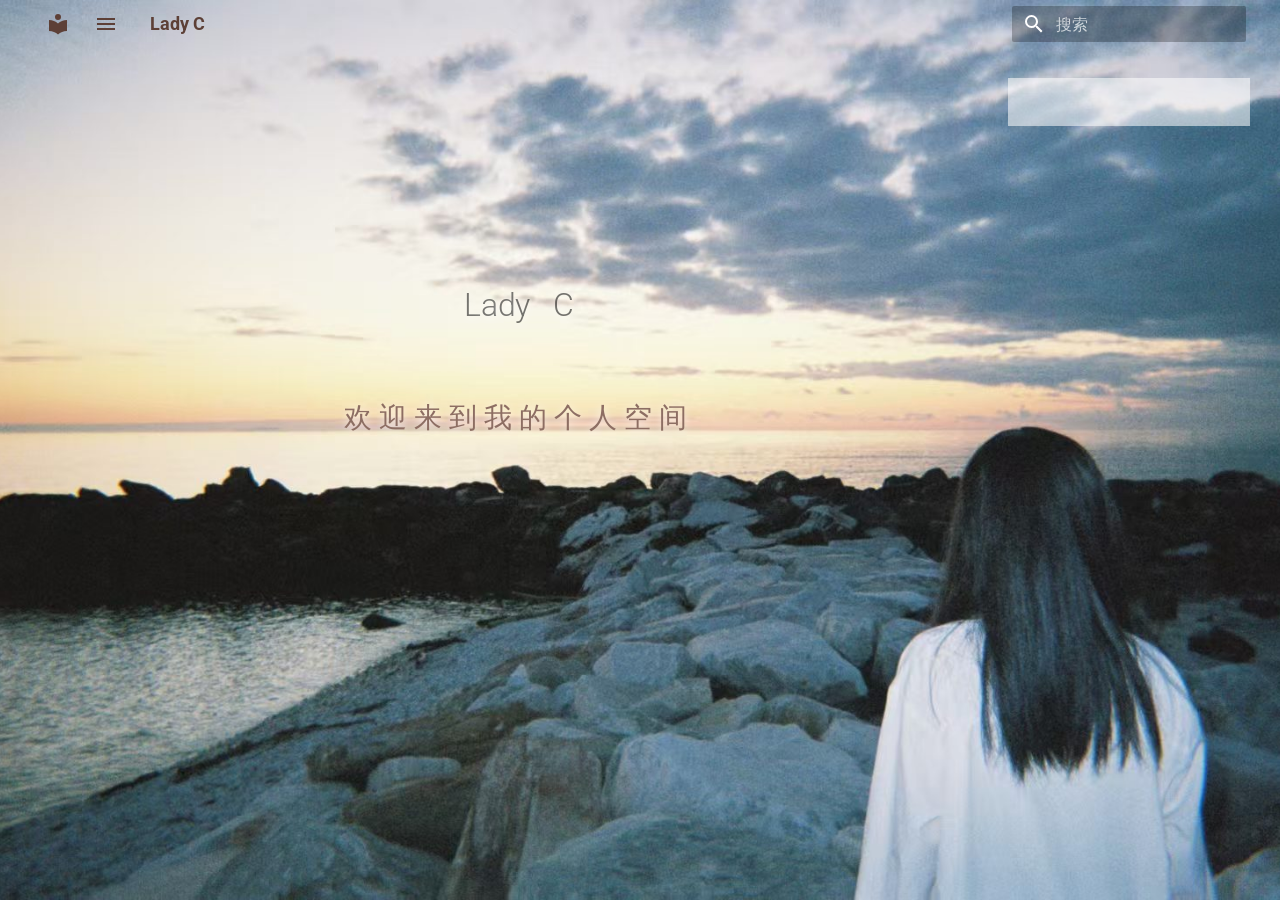
<file: index.html>
<!doctype html>
<html lang="zh" class="no-js">
  <head>
    
      <meta charset="utf-8">
      <meta name="viewport" content="width=device-width,initial-scale=1">
      
      
      
        <link rel="canonical" href="https://haiyuanzhou-byte.github.io/lady-c/">
      
      
      
        <link rel="next" href="experience/">
      
      
        
      
      
      <link rel="icon" href="img/favicon.png">
      <meta name="generator" content="mkdocs-1.6.1, mkdocs-material-9.7.7">
    
    
      
        <title>Lady C</title>
      
    
    
      <link rel="stylesheet" href="assets/stylesheets/main.ec1eaa64.min.css">
      
        
        <link rel="stylesheet" href="assets/stylesheets/palette.ab4e12ef.min.css">
      
      


    
    
      
    
    
      
        
        
        <link rel="preconnect" href="https://fonts.gstatic.com" crossorigin>
        <link rel="stylesheet" href="https://fonts.googleapis.com/css?family=Roboto:300,300i,400,400i,700,700i%7CRoboto+Mono:400,400i,700,700i&display=fallback">
        <style>:root{--md-text-font:"Roboto";--md-code-font:"Roboto Mono"}</style>
      
    
    
      <link rel="stylesheet" href="stylesheets/extra.css">
    
    <script>__md_scope=new URL(".",location),__md_hash=e=>[...e].reduce(((e,_)=>(e<<5)-e+_.charCodeAt(0)),0),__md_get=(e,_=localStorage,t=__md_scope)=>JSON.parse(_.getItem(t.pathname+"."+e)),__md_set=(e,_,t=localStorage,a=__md_scope)=>{try{t.setItem(a.pathname+"."+e,JSON.stringify(_))}catch(e){}}</script>
    
      

    
    
  </head>
  
  
    
    
    
    
    
    <body dir="ltr" data-md-color-scheme="default" data-md-color-primary="indigo" data-md-color-accent="indigo">
  
    
    <input class="md-toggle" data-md-toggle="drawer" type="checkbox" id="__drawer" autocomplete="off">
    <input class="md-toggle" data-md-toggle="search" type="checkbox" id="__search" autocomplete="off">
    <label class="md-overlay" for="__drawer"></label>
    <div data-md-component="skip">
      
    </div>
    <div data-md-component="announce">
      
    </div>
    
    
      

  

<header class="md-header md-header--shadow" data-md-component="header">
  <nav class="md-header__inner md-grid" aria-label="页眉">
    <a href="." title="Lady C" class="md-header__button md-logo" aria-label="Lady C" data-md-component="logo">
      
  
  <svg xmlns="http://www.w3.org/2000/svg" viewBox="0 0 24 24"><path d="M12 8a3 3 0 0 0 3-3 3 3 0 0 0-3-3 3 3 0 0 0-3 3 3 3 0 0 0 3 3m0 3.54C9.64 9.35 6.5 8 3 8v11c3.5 0 6.64 1.35 9 3.54 2.36-2.19 5.5-3.54 9-3.54V8c-3.5 0-6.64 1.35-9 3.54"/></svg>

    </a>
    <label class="md-header__button md-icon" for="__drawer">
      
      <svg xmlns="http://www.w3.org/2000/svg" viewBox="0 0 24 24"><path d="M3 6h18v2H3zm0 5h18v2H3zm0 5h18v2H3z"/></svg>
    </label>
    <div class="md-header__title" data-md-component="header-title">
      <div class="md-header__ellipsis">
        <div class="md-header__topic">
          <span class="md-ellipsis">
            Lady C
          </span>
        </div>
        <div class="md-header__topic" data-md-component="header-topic">
          <span class="md-ellipsis">
            
              主页
            
          </span>
        </div>
      </div>
    </div>
    
      
    
    
    
    
      
      
        <label class="md-header__button md-icon" for="__search">
          
          <svg xmlns="http://www.w3.org/2000/svg" viewBox="0 0 24 24"><path d="M9.5 3A6.5 6.5 0 0 1 16 9.5c0 1.61-.59 3.09-1.56 4.23l.27.27h.79l5 5-1.5 1.5-5-5v-.79l-.27-.27A6.52 6.52 0 0 1 9.5 16 6.5 6.5 0 0 1 3 9.5 6.5 6.5 0 0 1 9.5 3m0 2C7 5 5 7 5 9.5S7 14 9.5 14 14 12 14 9.5 12 5 9.5 5"/></svg>
        </label>
        <div class="md-search" data-md-component="search" role="dialog">
  <label class="md-search__overlay" for="__search"></label>
  <div class="md-search__inner" role="search">
    <form class="md-search__form" name="search">
      <input type="text" class="md-search__input" name="query" aria-label="搜索" placeholder="搜索" autocapitalize="off" autocorrect="off" autocomplete="off" spellcheck="false" data-md-component="search-query" required>
      <label class="md-search__icon md-icon" for="__search">
        
        <svg xmlns="http://www.w3.org/2000/svg" viewBox="0 0 24 24"><path d="M9.5 3A6.5 6.5 0 0 1 16 9.5c0 1.61-.59 3.09-1.56 4.23l.27.27h.79l5 5-1.5 1.5-5-5v-.79l-.27-.27A6.52 6.52 0 0 1 9.5 16 6.5 6.5 0 0 1 3 9.5 6.5 6.5 0 0 1 9.5 3m0 2C7 5 5 7 5 9.5S7 14 9.5 14 14 12 14 9.5 12 5 9.5 5"/></svg>
        
        <svg xmlns="http://www.w3.org/2000/svg" viewBox="0 0 24 24"><path d="M20 11v2H8l5.5 5.5-1.42 1.42L4.16 12l7.92-7.92L13.5 5.5 8 11z"/></svg>
      </label>
      <nav class="md-search__options" aria-label="查找">
        
        <button type="reset" class="md-search__icon md-icon" title="清空当前内容" aria-label="清空当前内容" tabindex="-1">
          
          <svg xmlns="http://www.w3.org/2000/svg" viewBox="0 0 24 24"><path d="M19 6.41 17.59 5 12 10.59 6.41 5 5 6.41 10.59 12 5 17.59 6.41 19 12 13.41 17.59 19 19 17.59 13.41 12z"/></svg>
        </button>
      </nav>
      
    </form>
    <div class="md-search__output">
      <div class="md-search__scrollwrap" tabindex="0" data-md-scrollfix>
        <div class="md-search-result" data-md-component="search-result">
          <div class="md-search-result__meta">
            正在初始化搜索引擎
          </div>
          <ol class="md-search-result__list" role="presentation"></ol>
        </div>
      </div>
    </div>
  </div>
</div>
      
    
    
  </nav>
  
</header>
    
    <div class="md-container" data-md-component="container">
      
      
        
          
        
      
      <main class="md-main" data-md-component="main">
        <div class="md-main__inner md-grid">
          
            
              
              <div class="md-sidebar md-sidebar--primary" data-md-component="sidebar" data-md-type="navigation" >
                <div class="md-sidebar__scrollwrap">
                  <div class="md-sidebar__inner">
                    



<nav class="md-nav md-nav--primary" aria-label="导航栏" data-md-level="0">
  <label class="md-nav__title" for="__drawer">
    <a href="." title="Lady C" class="md-nav__button md-logo" aria-label="Lady C" data-md-component="logo">
      
  
  <svg xmlns="http://www.w3.org/2000/svg" viewBox="0 0 24 24"><path d="M12 8a3 3 0 0 0 3-3 3 3 0 0 0-3-3 3 3 0 0 0-3 3 3 3 0 0 0 3 3m0 3.54C9.64 9.35 6.5 8 3 8v11c3.5 0 6.64 1.35 9 3.54 2.36-2.19 5.5-3.54 9-3.54V8c-3.5 0-6.64 1.35-9 3.54"/></svg>

    </a>
    Lady C
  </label>
  
  <ul class="md-nav__list" data-md-scrollfix>
    
      
      
  
  
    
  
  
  
    <li class="md-nav__item md-nav__item--active">
      
      <input class="md-nav__toggle md-toggle" type="checkbox" id="__toc">
      
      
      
      <a href="." class="md-nav__link md-nav__link--active">
        
  
  
  <span class="md-ellipsis">
    
  
    主页
  

    
  </span>
  
  

      </a>
      
    </li>
  

    
      
      
  
  
  
  
    <li class="md-nav__item">
      <a href="experience/" class="md-nav__link">
        
  
  
  <span class="md-ellipsis">
    
  
    经验贴
  

    
  </span>
  
  

      </a>
    </li>
  

    
      
      
  
  
  
  
    <li class="md-nav__item">
      <a href="friends/" class="md-nav__link">
        
  
  
  <span class="md-ellipsis">
    
  
    友链
  

    
  </span>
  
  

      </a>
    </li>
  

    
      
      
  
  
  
  
    <li class="md-nav__item">
      <a href="about/" class="md-nav__link">
        
  
  
  <span class="md-ellipsis">
    
  
    关于
  

    
  </span>
  
  

      </a>
    </li>
  

    
  </ul>
</nav>
                  </div>
                </div>
              </div>
            
            
              
              <div class="md-sidebar md-sidebar--secondary" data-md-component="sidebar" data-md-type="toc" >
                <div class="md-sidebar__scrollwrap">
                  <div class="md-sidebar__inner">
                    

<nav class="md-nav md-nav--secondary" aria-label="目录">
  
  
  
  
</nav>
                  </div>
                </div>
              </div>
            
          
          
            <div class="md-content" data-md-component="content">
              
              <article class="md-content__inner md-typeset">
                
                  



<div class="hero">

<h1 class="hero-title">
  <span style="--d:1">L</span><span style="--d:2">a</span><span style="--d:3">d</span><span style="--d:4">y</span>
  <span style="--d:6">&nbsp;</span>
  <span style="--d:7">C</span>
</h1>

<p class="hero-sub">
  <span style="--d:10">欢</span><span style="--d:11">迎</span><span style="--d:12">来</span><span style="--d:13">到</span><span style="--d:14">我</span><span style="--d:15">的</span><span style="--d:16">个</span><span style="--d:17">人</span><span style="--d:18">空</span><span style="--d:19">间</span>
</p>

</div>

<style>
  /* 仅主页生效：让小猫背景完全露出来，不加白色遮罩 */
  .md-content {
    background: transparent;
  }
  .md-sidebar {
    background: rgba(255, 255, 255, 0.55);
  }
</style>












                
              </article>
            </div>
          
          
<script>var target=document.getElementById(location.hash.slice(1));target&&target.name&&(target.checked=target.name.startsWith("__tabbed_"))</script>
        </div>
        
      </main>
      
        <footer class="md-footer">
  
  <div class="md-footer-meta md-typeset">
    <div class="md-footer-meta__inner md-grid">
      <div class="md-copyright">
  
  
    Made with
    <a href="https://squidfunk.github.io/mkdocs-material/" target="_blank" rel="noopener">
      Material for MkDocs
    </a>
  
</div>
      
    </div>
  </div>
</footer>
      
    </div>
    <div class="md-dialog" data-md-component="dialog">
      <div class="md-dialog__inner md-typeset"></div>
    </div>
    
    
    
      
      
      <script id="__config" type="application/json">{"annotate": null, "base": ".", "features": [], "search": "assets/javascripts/workers/search.2c215733.min.js", "tags": null, "translations": {"clipboard.copied": "\u5df2\u590d\u5236", "clipboard.copy": "\u590d\u5236", "search.result.more.one": "\u5728\u8be5\u9875\u4e0a\u8fd8\u6709 1 \u4e2a\u7b26\u5408\u6761\u4ef6\u7684\u7ed3\u679c", "search.result.more.other": "\u5728\u8be5\u9875\u4e0a\u8fd8\u6709 # \u4e2a\u7b26\u5408\u6761\u4ef6\u7684\u7ed3\u679c", "search.result.none": "\u6ca1\u6709\u627e\u5230\u7b26\u5408\u6761\u4ef6\u7684\u7ed3\u679c", "search.result.one": "\u627e\u5230 1 \u4e2a\u7b26\u5408\u6761\u4ef6\u7684\u7ed3\u679c", "search.result.other": "# \u4e2a\u7b26\u5408\u6761\u4ef6\u7684\u7ed3\u679c", "search.result.placeholder": "\u952e\u5165\u4ee5\u5f00\u59cb\u641c\u7d22", "search.result.term.missing": "\u7f3a\u5c11", "select.version": "\u9009\u62e9\u5f53\u524d\u7248\u672c"}, "version": null}</script>
    
    
      <script src="assets/javascripts/bundle.d7400e89.min.js"></script>
      
        <script src="javascripts/extra.js"></script>
      
    
  </body>
</html>
</file>
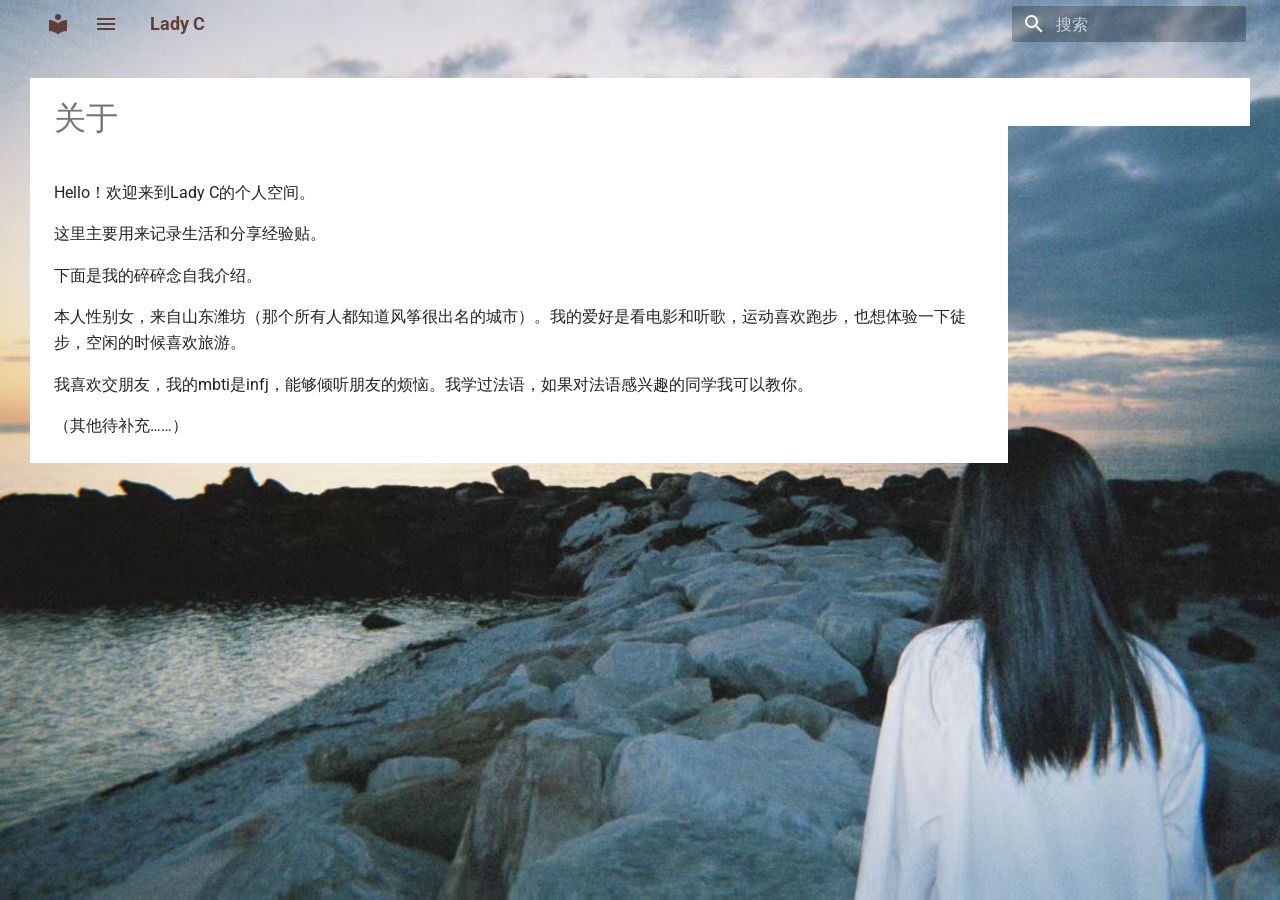
<file: about/index.html>
<!doctype html>
<html lang="zh" class="no-js">
  <head>
    
      <meta charset="utf-8">
      <meta name="viewport" content="width=device-width,initial-scale=1">
      
      
      
        <link rel="canonical" href="https://haiyuanzhou-byte.github.io/lady-c/about/">
      
      
        <link rel="prev" href="../friends/">
      
      
      
        
      
      
      <link rel="icon" href="../img/favicon.png">
      <meta name="generator" content="mkdocs-1.6.1, mkdocs-material-9.7.7">
    
    
      
        <title>关于 - Lady C</title>
      
    
    
      <link rel="stylesheet" href="../assets/stylesheets/main.ec1eaa64.min.css">
      
        
        <link rel="stylesheet" href="../assets/stylesheets/palette.ab4e12ef.min.css">
      
      


    
    
      
    
    
      
        
        
        <link rel="preconnect" href="https://fonts.gstatic.com" crossorigin>
        <link rel="stylesheet" href="https://fonts.googleapis.com/css?family=Roboto:300,300i,400,400i,700,700i%7CRoboto+Mono:400,400i,700,700i&display=fallback">
        <style>:root{--md-text-font:"Roboto";--md-code-font:"Roboto Mono"}</style>
      
    
    
      <link rel="stylesheet" href="../stylesheets/extra.css">
    
    <script>__md_scope=new URL("..",location),__md_hash=e=>[...e].reduce(((e,_)=>(e<<5)-e+_.charCodeAt(0)),0),__md_get=(e,_=localStorage,t=__md_scope)=>JSON.parse(_.getItem(t.pathname+"."+e)),__md_set=(e,_,t=localStorage,a=__md_scope)=>{try{t.setItem(a.pathname+"."+e,JSON.stringify(_))}catch(e){}}</script>
    
      

    
    
  </head>
  
  
    
    
    
    
    
    <body dir="ltr" data-md-color-scheme="default" data-md-color-primary="indigo" data-md-color-accent="indigo">
  
    
    <input class="md-toggle" data-md-toggle="drawer" type="checkbox" id="__drawer" autocomplete="off">
    <input class="md-toggle" data-md-toggle="search" type="checkbox" id="__search" autocomplete="off">
    <label class="md-overlay" for="__drawer"></label>
    <div data-md-component="skip">
      
        
        <a href="#_1" class="md-skip">
          跳转至
        </a>
      
    </div>
    <div data-md-component="announce">
      
    </div>
    
    
      

  

<header class="md-header md-header--shadow" data-md-component="header">
  <nav class="md-header__inner md-grid" aria-label="页眉">
    <a href=".." title="Lady C" class="md-header__button md-logo" aria-label="Lady C" data-md-component="logo">
      
  
  <svg xmlns="http://www.w3.org/2000/svg" viewBox="0 0 24 24"><path d="M12 8a3 3 0 0 0 3-3 3 3 0 0 0-3-3 3 3 0 0 0-3 3 3 3 0 0 0 3 3m0 3.54C9.64 9.35 6.5 8 3 8v11c3.5 0 6.64 1.35 9 3.54 2.36-2.19 5.5-3.54 9-3.54V8c-3.5 0-6.64 1.35-9 3.54"/></svg>

    </a>
    <label class="md-header__button md-icon" for="__drawer">
      
      <svg xmlns="http://www.w3.org/2000/svg" viewBox="0 0 24 24"><path d="M3 6h18v2H3zm0 5h18v2H3zm0 5h18v2H3z"/></svg>
    </label>
    <div class="md-header__title" data-md-component="header-title">
      <div class="md-header__ellipsis">
        <div class="md-header__topic">
          <span class="md-ellipsis">
            Lady C
          </span>
        </div>
        <div class="md-header__topic" data-md-component="header-topic">
          <span class="md-ellipsis">
            
              关于
            
          </span>
        </div>
      </div>
    </div>
    
      
    
    
    
    
      
      
        <label class="md-header__button md-icon" for="__search">
          
          <svg xmlns="http://www.w3.org/2000/svg" viewBox="0 0 24 24"><path d="M9.5 3A6.5 6.5 0 0 1 16 9.5c0 1.61-.59 3.09-1.56 4.23l.27.27h.79l5 5-1.5 1.5-5-5v-.79l-.27-.27A6.52 6.52 0 0 1 9.5 16 6.5 6.5 0 0 1 3 9.5 6.5 6.5 0 0 1 9.5 3m0 2C7 5 5 7 5 9.5S7 14 9.5 14 14 12 14 9.5 12 5 9.5 5"/></svg>
        </label>
        <div class="md-search" data-md-component="search" role="dialog">
  <label class="md-search__overlay" for="__search"></label>
  <div class="md-search__inner" role="search">
    <form class="md-search__form" name="search">
      <input type="text" class="md-search__input" name="query" aria-label="搜索" placeholder="搜索" autocapitalize="off" autocorrect="off" autocomplete="off" spellcheck="false" data-md-component="search-query" required>
      <label class="md-search__icon md-icon" for="__search">
        
        <svg xmlns="http://www.w3.org/2000/svg" viewBox="0 0 24 24"><path d="M9.5 3A6.5 6.5 0 0 1 16 9.5c0 1.61-.59 3.09-1.56 4.23l.27.27h.79l5 5-1.5 1.5-5-5v-.79l-.27-.27A6.52 6.52 0 0 1 9.5 16 6.5 6.5 0 0 1 3 9.5 6.5 6.5 0 0 1 9.5 3m0 2C7 5 5 7 5 9.5S7 14 9.5 14 14 12 14 9.5 12 5 9.5 5"/></svg>
        
        <svg xmlns="http://www.w3.org/2000/svg" viewBox="0 0 24 24"><path d="M20 11v2H8l5.5 5.5-1.42 1.42L4.16 12l7.92-7.92L13.5 5.5 8 11z"/></svg>
      </label>
      <nav class="md-search__options" aria-label="查找">
        
        <button type="reset" class="md-search__icon md-icon" title="清空当前内容" aria-label="清空当前内容" tabindex="-1">
          
          <svg xmlns="http://www.w3.org/2000/svg" viewBox="0 0 24 24"><path d="M19 6.41 17.59 5 12 10.59 6.41 5 5 6.41 10.59 12 5 17.59 6.41 19 12 13.41 17.59 19 19 17.59 13.41 12z"/></svg>
        </button>
      </nav>
      
    </form>
    <div class="md-search__output">
      <div class="md-search__scrollwrap" tabindex="0" data-md-scrollfix>
        <div class="md-search-result" data-md-component="search-result">
          <div class="md-search-result__meta">
            正在初始化搜索引擎
          </div>
          <ol class="md-search-result__list" role="presentation"></ol>
        </div>
      </div>
    </div>
  </div>
</div>
      
    
    
  </nav>
  
</header>
    
    <div class="md-container" data-md-component="container">
      
      
        
          
        
      
      <main class="md-main" data-md-component="main">
        <div class="md-main__inner md-grid">
          
            
              
              <div class="md-sidebar md-sidebar--primary" data-md-component="sidebar" data-md-type="navigation" >
                <div class="md-sidebar__scrollwrap">
                  <div class="md-sidebar__inner">
                    



<nav class="md-nav md-nav--primary" aria-label="导航栏" data-md-level="0">
  <label class="md-nav__title" for="__drawer">
    <a href=".." title="Lady C" class="md-nav__button md-logo" aria-label="Lady C" data-md-component="logo">
      
  
  <svg xmlns="http://www.w3.org/2000/svg" viewBox="0 0 24 24"><path d="M12 8a3 3 0 0 0 3-3 3 3 0 0 0-3-3 3 3 0 0 0-3 3 3 3 0 0 0 3 3m0 3.54C9.64 9.35 6.5 8 3 8v11c3.5 0 6.64 1.35 9 3.54 2.36-2.19 5.5-3.54 9-3.54V8c-3.5 0-6.64 1.35-9 3.54"/></svg>

    </a>
    Lady C
  </label>
  
  <ul class="md-nav__list" data-md-scrollfix>
    
      
      
  
  
  
  
    <li class="md-nav__item">
      <a href=".." class="md-nav__link">
        
  
  
  <span class="md-ellipsis">
    
  
    主页
  

    
  </span>
  
  

      </a>
    </li>
  

    
      
      
  
  
  
  
    <li class="md-nav__item">
      <a href="../experience/" class="md-nav__link">
        
  
  
  <span class="md-ellipsis">
    
  
    经验贴
  

    
  </span>
  
  

      </a>
    </li>
  

    
      
      
  
  
  
  
    <li class="md-nav__item">
      <a href="../friends/" class="md-nav__link">
        
  
  
  <span class="md-ellipsis">
    
  
    友链
  

    
  </span>
  
  

      </a>
    </li>
  

    
      
      
  
  
    
  
  
  
    <li class="md-nav__item md-nav__item--active">
      
      <input class="md-nav__toggle md-toggle" type="checkbox" id="__toc">
      
      
        
      
      
      <a href="./" class="md-nav__link md-nav__link--active">
        
  
  
  <span class="md-ellipsis">
    
  
    关于
  

    
  </span>
  
  

      </a>
      
    </li>
  

    
  </ul>
</nav>
                  </div>
                </div>
              </div>
            
            
              
              <div class="md-sidebar md-sidebar--secondary" data-md-component="sidebar" data-md-type="toc" >
                <div class="md-sidebar__scrollwrap">
                  <div class="md-sidebar__inner">
                    

<nav class="md-nav md-nav--secondary" aria-label="目录">
  
  
  
    
  
  
</nav>
                  </div>
                </div>
              </div>
            
          
          
            <div class="md-content" data-md-component="content">
              
              <article class="md-content__inner md-typeset">
                
                  



<h1 id="_1">关于</h1>
<p>Hello！欢迎来到Lady C的个人空间。</p>
<p>这里主要用来记录生活和分享经验贴。</p>
<p>下面是我的碎碎念自我介绍。</p>
<p>本人性别女，来自山东潍坊（那个所有人都知道风筝很出名的城市）。我的爱好是看电影和听歌，运动喜欢跑步，也想体验一下徒步，空闲的时候喜欢旅游。</p>
<p>我喜欢交朋友，我的mbti是infj，能够倾听朋友的烦恼。我学过法语，如果对法语感兴趣的同学我可以教你。</p>
<p>（其他待补充……）</p>












                
              </article>
            </div>
          
          
<script>var target=document.getElementById(location.hash.slice(1));target&&target.name&&(target.checked=target.name.startsWith("__tabbed_"))</script>
        </div>
        
      </main>
      
        <footer class="md-footer">
  
  <div class="md-footer-meta md-typeset">
    <div class="md-footer-meta__inner md-grid">
      <div class="md-copyright">
  
  
    Made with
    <a href="https://squidfunk.github.io/mkdocs-material/" target="_blank" rel="noopener">
      Material for MkDocs
    </a>
  
</div>
      
    </div>
  </div>
</footer>
      
    </div>
    <div class="md-dialog" data-md-component="dialog">
      <div class="md-dialog__inner md-typeset"></div>
    </div>
    
    
    
      
      
      <script id="__config" type="application/json">{"annotate": null, "base": "..", "features": [], "search": "../assets/javascripts/workers/search.2c215733.min.js", "tags": null, "translations": {"clipboard.copied": "\u5df2\u590d\u5236", "clipboard.copy": "\u590d\u5236", "search.result.more.one": "\u5728\u8be5\u9875\u4e0a\u8fd8\u6709 1 \u4e2a\u7b26\u5408\u6761\u4ef6\u7684\u7ed3\u679c", "search.result.more.other": "\u5728\u8be5\u9875\u4e0a\u8fd8\u6709 # \u4e2a\u7b26\u5408\u6761\u4ef6\u7684\u7ed3\u679c", "search.result.none": "\u6ca1\u6709\u627e\u5230\u7b26\u5408\u6761\u4ef6\u7684\u7ed3\u679c", "search.result.one": "\u627e\u5230 1 \u4e2a\u7b26\u5408\u6761\u4ef6\u7684\u7ed3\u679c", "search.result.other": "# \u4e2a\u7b26\u5408\u6761\u4ef6\u7684\u7ed3\u679c", "search.result.placeholder": "\u952e\u5165\u4ee5\u5f00\u59cb\u641c\u7d22", "search.result.term.missing": "\u7f3a\u5c11", "select.version": "\u9009\u62e9\u5f53\u524d\u7248\u672c"}, "version": null}</script>
    
    
      <script src="../assets/javascripts/bundle.d7400e89.min.js"></script>
      
        <script src="../javascripts/extra.js"></script>
      
    
  </body>
</html>
</file>
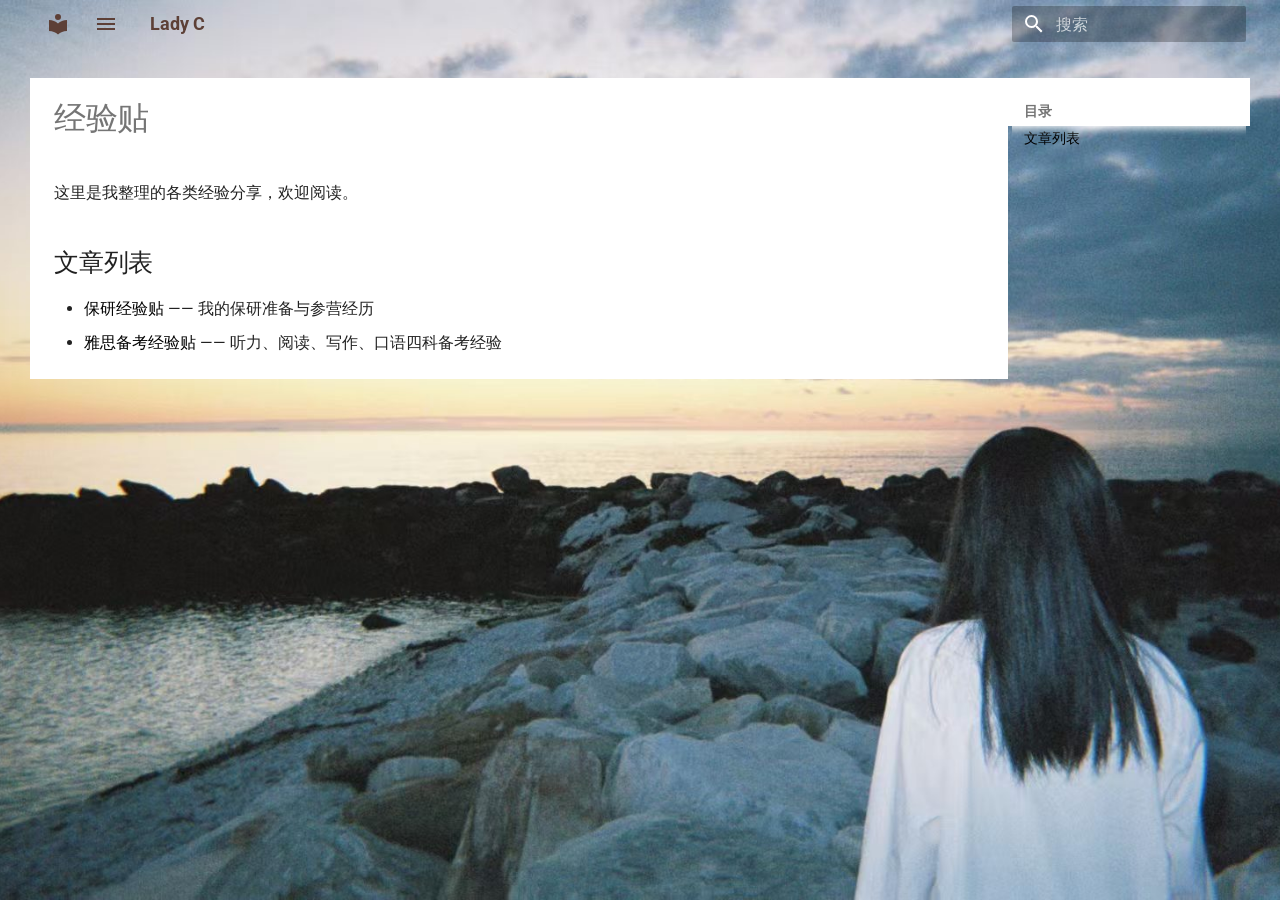
<file: experience/index.html>
<!doctype html>
<html lang="zh" class="no-js">
  <head>
    
      <meta charset="utf-8">
      <meta name="viewport" content="width=device-width,initial-scale=1">
      
      
      
        <link rel="canonical" href="https://haiyuanzhou-byte.github.io/lady-c/experience/">
      
      
        <link rel="prev" href="..">
      
      
        <link rel="next" href="../friends/">
      
      
        
      
      
      <link rel="icon" href="../img/favicon.png">
      <meta name="generator" content="mkdocs-1.6.1, mkdocs-material-9.7.7">
    
    
      
        <title>经验贴 - Lady C</title>
      
    
    
      <link rel="stylesheet" href="../assets/stylesheets/main.ec1eaa64.min.css">
      
        
        <link rel="stylesheet" href="../assets/stylesheets/palette.ab4e12ef.min.css">
      
      


    
    
      
    
    
      
        
        
        <link rel="preconnect" href="https://fonts.gstatic.com" crossorigin>
        <link rel="stylesheet" href="https://fonts.googleapis.com/css?family=Roboto:300,300i,400,400i,700,700i%7CRoboto+Mono:400,400i,700,700i&display=fallback">
        <style>:root{--md-text-font:"Roboto";--md-code-font:"Roboto Mono"}</style>
      
    
    
      <link rel="stylesheet" href="../stylesheets/extra.css">
    
    <script>__md_scope=new URL("..",location),__md_hash=e=>[...e].reduce(((e,_)=>(e<<5)-e+_.charCodeAt(0)),0),__md_get=(e,_=localStorage,t=__md_scope)=>JSON.parse(_.getItem(t.pathname+"."+e)),__md_set=(e,_,t=localStorage,a=__md_scope)=>{try{t.setItem(a.pathname+"."+e,JSON.stringify(_))}catch(e){}}</script>
    
      

    
    
  </head>
  
  
    
    
    
    
    
    <body dir="ltr" data-md-color-scheme="default" data-md-color-primary="indigo" data-md-color-accent="indigo">
  
    
    <input class="md-toggle" data-md-toggle="drawer" type="checkbox" id="__drawer" autocomplete="off">
    <input class="md-toggle" data-md-toggle="search" type="checkbox" id="__search" autocomplete="off">
    <label class="md-overlay" for="__drawer"></label>
    <div data-md-component="skip">
      
        
        <a href="#_1" class="md-skip">
          跳转至
        </a>
      
    </div>
    <div data-md-component="announce">
      
    </div>
    
    
      

  

<header class="md-header md-header--shadow" data-md-component="header">
  <nav class="md-header__inner md-grid" aria-label="页眉">
    <a href=".." title="Lady C" class="md-header__button md-logo" aria-label="Lady C" data-md-component="logo">
      
  
  <svg xmlns="http://www.w3.org/2000/svg" viewBox="0 0 24 24"><path d="M12 8a3 3 0 0 0 3-3 3 3 0 0 0-3-3 3 3 0 0 0-3 3 3 3 0 0 0 3 3m0 3.54C9.64 9.35 6.5 8 3 8v11c3.5 0 6.64 1.35 9 3.54 2.36-2.19 5.5-3.54 9-3.54V8c-3.5 0-6.64 1.35-9 3.54"/></svg>

    </a>
    <label class="md-header__button md-icon" for="__drawer">
      
      <svg xmlns="http://www.w3.org/2000/svg" viewBox="0 0 24 24"><path d="M3 6h18v2H3zm0 5h18v2H3zm0 5h18v2H3z"/></svg>
    </label>
    <div class="md-header__title" data-md-component="header-title">
      <div class="md-header__ellipsis">
        <div class="md-header__topic">
          <span class="md-ellipsis">
            Lady C
          </span>
        </div>
        <div class="md-header__topic" data-md-component="header-topic">
          <span class="md-ellipsis">
            
              经验贴
            
          </span>
        </div>
      </div>
    </div>
    
      
    
    
    
    
      
      
        <label class="md-header__button md-icon" for="__search">
          
          <svg xmlns="http://www.w3.org/2000/svg" viewBox="0 0 24 24"><path d="M9.5 3A6.5 6.5 0 0 1 16 9.5c0 1.61-.59 3.09-1.56 4.23l.27.27h.79l5 5-1.5 1.5-5-5v-.79l-.27-.27A6.52 6.52 0 0 1 9.5 16 6.5 6.5 0 0 1 3 9.5 6.5 6.5 0 0 1 9.5 3m0 2C7 5 5 7 5 9.5S7 14 9.5 14 14 12 14 9.5 12 5 9.5 5"/></svg>
        </label>
        <div class="md-search" data-md-component="search" role="dialog">
  <label class="md-search__overlay" for="__search"></label>
  <div class="md-search__inner" role="search">
    <form class="md-search__form" name="search">
      <input type="text" class="md-search__input" name="query" aria-label="搜索" placeholder="搜索" autocapitalize="off" autocorrect="off" autocomplete="off" spellcheck="false" data-md-component="search-query" required>
      <label class="md-search__icon md-icon" for="__search">
        
        <svg xmlns="http://www.w3.org/2000/svg" viewBox="0 0 24 24"><path d="M9.5 3A6.5 6.5 0 0 1 16 9.5c0 1.61-.59 3.09-1.56 4.23l.27.27h.79l5 5-1.5 1.5-5-5v-.79l-.27-.27A6.52 6.52 0 0 1 9.5 16 6.5 6.5 0 0 1 3 9.5 6.5 6.5 0 0 1 9.5 3m0 2C7 5 5 7 5 9.5S7 14 9.5 14 14 12 14 9.5 12 5 9.5 5"/></svg>
        
        <svg xmlns="http://www.w3.org/2000/svg" viewBox="0 0 24 24"><path d="M20 11v2H8l5.5 5.5-1.42 1.42L4.16 12l7.92-7.92L13.5 5.5 8 11z"/></svg>
      </label>
      <nav class="md-search__options" aria-label="查找">
        
        <button type="reset" class="md-search__icon md-icon" title="清空当前内容" aria-label="清空当前内容" tabindex="-1">
          
          <svg xmlns="http://www.w3.org/2000/svg" viewBox="0 0 24 24"><path d="M19 6.41 17.59 5 12 10.59 6.41 5 5 6.41 10.59 12 5 17.59 6.41 19 12 13.41 17.59 19 19 17.59 13.41 12z"/></svg>
        </button>
      </nav>
      
    </form>
    <div class="md-search__output">
      <div class="md-search__scrollwrap" tabindex="0" data-md-scrollfix>
        <div class="md-search-result" data-md-component="search-result">
          <div class="md-search-result__meta">
            正在初始化搜索引擎
          </div>
          <ol class="md-search-result__list" role="presentation"></ol>
        </div>
      </div>
    </div>
  </div>
</div>
      
    
    
  </nav>
  
</header>
    
    <div class="md-container" data-md-component="container">
      
      
        
          
        
      
      <main class="md-main" data-md-component="main">
        <div class="md-main__inner md-grid">
          
            
              
              <div class="md-sidebar md-sidebar--primary" data-md-component="sidebar" data-md-type="navigation" >
                <div class="md-sidebar__scrollwrap">
                  <div class="md-sidebar__inner">
                    



<nav class="md-nav md-nav--primary" aria-label="导航栏" data-md-level="0">
  <label class="md-nav__title" for="__drawer">
    <a href=".." title="Lady C" class="md-nav__button md-logo" aria-label="Lady C" data-md-component="logo">
      
  
  <svg xmlns="http://www.w3.org/2000/svg" viewBox="0 0 24 24"><path d="M12 8a3 3 0 0 0 3-3 3 3 0 0 0-3-3 3 3 0 0 0-3 3 3 3 0 0 0 3 3m0 3.54C9.64 9.35 6.5 8 3 8v11c3.5 0 6.64 1.35 9 3.54 2.36-2.19 5.5-3.54 9-3.54V8c-3.5 0-6.64 1.35-9 3.54"/></svg>

    </a>
    Lady C
  </label>
  
  <ul class="md-nav__list" data-md-scrollfix>
    
      
      
  
  
  
  
    <li class="md-nav__item">
      <a href=".." class="md-nav__link">
        
  
  
  <span class="md-ellipsis">
    
  
    主页
  

    
  </span>
  
  

      </a>
    </li>
  

    
      
      
  
  
    
  
  
  
    <li class="md-nav__item md-nav__item--active">
      
      <input class="md-nav__toggle md-toggle" type="checkbox" id="__toc">
      
      
        
      
      
        <label class="md-nav__link md-nav__link--active" for="__toc">
          
  
  
  <span class="md-ellipsis">
    
  
    经验贴
  

    
  </span>
  
  

          <span class="md-nav__icon md-icon"></span>
        </label>
      
      <a href="./" class="md-nav__link md-nav__link--active">
        
  
  
  <span class="md-ellipsis">
    
  
    经验贴
  

    
  </span>
  
  

      </a>
      
        

<nav class="md-nav md-nav--secondary" aria-label="目录">
  
  
  
    
  
  
    <label class="md-nav__title" for="__toc">
      <span class="md-nav__icon md-icon"></span>
      目录
    </label>
    <ul class="md-nav__list" data-md-component="toc" data-md-scrollfix>
      
        <li class="md-nav__item">
  <a href="#_2" class="md-nav__link">
    <span class="md-ellipsis">
      
        文章列表
      
    </span>
  </a>
  
</li>
      
    </ul>
  
</nav>
      
    </li>
  

    
      
      
  
  
  
  
    <li class="md-nav__item">
      <a href="../friends/" class="md-nav__link">
        
  
  
  <span class="md-ellipsis">
    
  
    友链
  

    
  </span>
  
  

      </a>
    </li>
  

    
      
      
  
  
  
  
    <li class="md-nav__item">
      <a href="../about/" class="md-nav__link">
        
  
  
  <span class="md-ellipsis">
    
  
    关于
  

    
  </span>
  
  

      </a>
    </li>
  

    
  </ul>
</nav>
                  </div>
                </div>
              </div>
            
            
              
              <div class="md-sidebar md-sidebar--secondary" data-md-component="sidebar" data-md-type="toc" >
                <div class="md-sidebar__scrollwrap">
                  <div class="md-sidebar__inner">
                    

<nav class="md-nav md-nav--secondary" aria-label="目录">
  
  
  
    
  
  
    <label class="md-nav__title" for="__toc">
      <span class="md-nav__icon md-icon"></span>
      目录
    </label>
    <ul class="md-nav__list" data-md-component="toc" data-md-scrollfix>
      
        <li class="md-nav__item">
  <a href="#_2" class="md-nav__link">
    <span class="md-ellipsis">
      
        文章列表
      
    </span>
  </a>
  
</li>
      
    </ul>
  
</nav>
                  </div>
                </div>
              </div>
            
          
          
            <div class="md-content" data-md-component="content">
              
              <article class="md-content__inner md-typeset">
                
                  



<h1 id="_1">经验贴</h1>
<p>这里是我整理的各类经验分享，欢迎阅读。</p>
<h2 id="_2">文章列表</h2>
<ul>
<li><a href="baoyan/">保研经验贴</a> —— 我的保研准备与参营经历</li>
<li><a href="ielts/">雅思备考经验贴</a> —— 听力、阅读、写作、口语四科备考经验</li>
</ul>












                
              </article>
            </div>
          
          
<script>var target=document.getElementById(location.hash.slice(1));target&&target.name&&(target.checked=target.name.startsWith("__tabbed_"))</script>
        </div>
        
      </main>
      
        <footer class="md-footer">
  
  <div class="md-footer-meta md-typeset">
    <div class="md-footer-meta__inner md-grid">
      <div class="md-copyright">
  
  
    Made with
    <a href="https://squidfunk.github.io/mkdocs-material/" target="_blank" rel="noopener">
      Material for MkDocs
    </a>
  
</div>
      
    </div>
  </div>
</footer>
      
    </div>
    <div class="md-dialog" data-md-component="dialog">
      <div class="md-dialog__inner md-typeset"></div>
    </div>
    
    
    
      
      
      <script id="__config" type="application/json">{"annotate": null, "base": "..", "features": [], "search": "../assets/javascripts/workers/search.2c215733.min.js", "tags": null, "translations": {"clipboard.copied": "\u5df2\u590d\u5236", "clipboard.copy": "\u590d\u5236", "search.result.more.one": "\u5728\u8be5\u9875\u4e0a\u8fd8\u6709 1 \u4e2a\u7b26\u5408\u6761\u4ef6\u7684\u7ed3\u679c", "search.result.more.other": "\u5728\u8be5\u9875\u4e0a\u8fd8\u6709 # \u4e2a\u7b26\u5408\u6761\u4ef6\u7684\u7ed3\u679c", "search.result.none": "\u6ca1\u6709\u627e\u5230\u7b26\u5408\u6761\u4ef6\u7684\u7ed3\u679c", "search.result.one": "\u627e\u5230 1 \u4e2a\u7b26\u5408\u6761\u4ef6\u7684\u7ed3\u679c", "search.result.other": "# \u4e2a\u7b26\u5408\u6761\u4ef6\u7684\u7ed3\u679c", "search.result.placeholder": "\u952e\u5165\u4ee5\u5f00\u59cb\u641c\u7d22", "search.result.term.missing": "\u7f3a\u5c11", "select.version": "\u9009\u62e9\u5f53\u524d\u7248\u672c"}, "version": null}</script>
    
    
      <script src="../assets/javascripts/bundle.d7400e89.min.js"></script>
      
        <script src="../javascripts/extra.js"></script>
      
    
  </body>
</html>
</file>
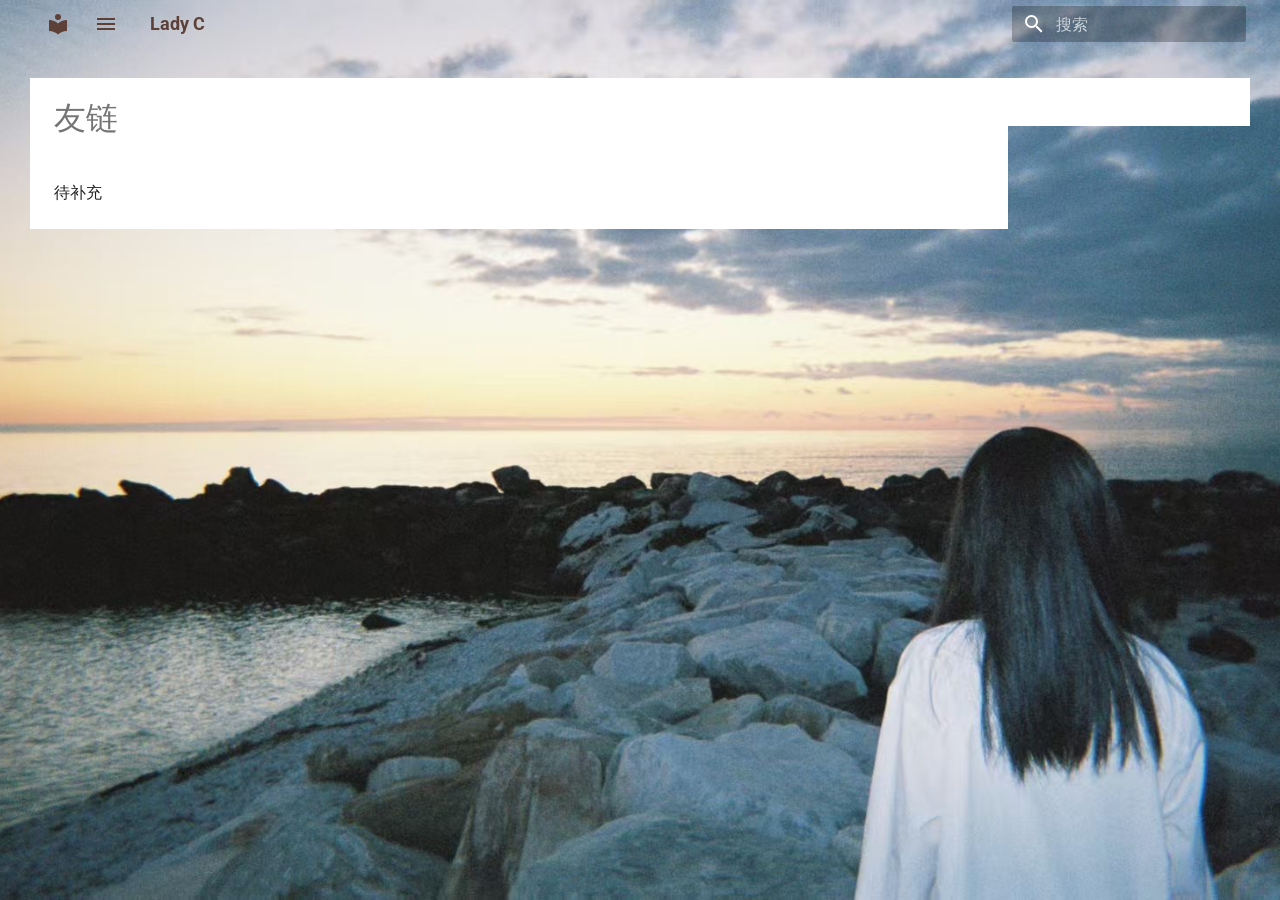
<file: friends/index.html>
<!doctype html>
<html lang="zh" class="no-js">
  <head>
    
      <meta charset="utf-8">
      <meta name="viewport" content="width=device-width,initial-scale=1">
      
      
      
        <link rel="canonical" href="https://haiyuanzhou-byte.github.io/lady-c/friends/">
      
      
        <link rel="prev" href="../experience/">
      
      
        <link rel="next" href="../about/">
      
      
        
      
      
      <link rel="icon" href="../img/favicon.png">
      <meta name="generator" content="mkdocs-1.6.1, mkdocs-material-9.7.7">
    
    
      
        <title>友链 - Lady C</title>
      
    
    
      <link rel="stylesheet" href="../assets/stylesheets/main.ec1eaa64.min.css">
      
        
        <link rel="stylesheet" href="../assets/stylesheets/palette.ab4e12ef.min.css">
      
      


    
    
      
    
    
      
        
        
        <link rel="preconnect" href="https://fonts.gstatic.com" crossorigin>
        <link rel="stylesheet" href="https://fonts.googleapis.com/css?family=Roboto:300,300i,400,400i,700,700i%7CRoboto+Mono:400,400i,700,700i&display=fallback">
        <style>:root{--md-text-font:"Roboto";--md-code-font:"Roboto Mono"}</style>
      
    
    
      <link rel="stylesheet" href="../stylesheets/extra.css">
    
    <script>__md_scope=new URL("..",location),__md_hash=e=>[...e].reduce(((e,_)=>(e<<5)-e+_.charCodeAt(0)),0),__md_get=(e,_=localStorage,t=__md_scope)=>JSON.parse(_.getItem(t.pathname+"."+e)),__md_set=(e,_,t=localStorage,a=__md_scope)=>{try{t.setItem(a.pathname+"."+e,JSON.stringify(_))}catch(e){}}</script>
    
      

    
    
  </head>
  
  
    
    
    
    
    
    <body dir="ltr" data-md-color-scheme="default" data-md-color-primary="indigo" data-md-color-accent="indigo">
  
    
    <input class="md-toggle" data-md-toggle="drawer" type="checkbox" id="__drawer" autocomplete="off">
    <input class="md-toggle" data-md-toggle="search" type="checkbox" id="__search" autocomplete="off">
    <label class="md-overlay" for="__drawer"></label>
    <div data-md-component="skip">
      
        
        <a href="#_1" class="md-skip">
          跳转至
        </a>
      
    </div>
    <div data-md-component="announce">
      
    </div>
    
    
      

  

<header class="md-header md-header--shadow" data-md-component="header">
  <nav class="md-header__inner md-grid" aria-label="页眉">
    <a href=".." title="Lady C" class="md-header__button md-logo" aria-label="Lady C" data-md-component="logo">
      
  
  <svg xmlns="http://www.w3.org/2000/svg" viewBox="0 0 24 24"><path d="M12 8a3 3 0 0 0 3-3 3 3 0 0 0-3-3 3 3 0 0 0-3 3 3 3 0 0 0 3 3m0 3.54C9.64 9.35 6.5 8 3 8v11c3.5 0 6.64 1.35 9 3.54 2.36-2.19 5.5-3.54 9-3.54V8c-3.5 0-6.64 1.35-9 3.54"/></svg>

    </a>
    <label class="md-header__button md-icon" for="__drawer">
      
      <svg xmlns="http://www.w3.org/2000/svg" viewBox="0 0 24 24"><path d="M3 6h18v2H3zm0 5h18v2H3zm0 5h18v2H3z"/></svg>
    </label>
    <div class="md-header__title" data-md-component="header-title">
      <div class="md-header__ellipsis">
        <div class="md-header__topic">
          <span class="md-ellipsis">
            Lady C
          </span>
        </div>
        <div class="md-header__topic" data-md-component="header-topic">
          <span class="md-ellipsis">
            
              友链
            
          </span>
        </div>
      </div>
    </div>
    
      
    
    
    
    
      
      
        <label class="md-header__button md-icon" for="__search">
          
          <svg xmlns="http://www.w3.org/2000/svg" viewBox="0 0 24 24"><path d="M9.5 3A6.5 6.5 0 0 1 16 9.5c0 1.61-.59 3.09-1.56 4.23l.27.27h.79l5 5-1.5 1.5-5-5v-.79l-.27-.27A6.52 6.52 0 0 1 9.5 16 6.5 6.5 0 0 1 3 9.5 6.5 6.5 0 0 1 9.5 3m0 2C7 5 5 7 5 9.5S7 14 9.5 14 14 12 14 9.5 12 5 9.5 5"/></svg>
        </label>
        <div class="md-search" data-md-component="search" role="dialog">
  <label class="md-search__overlay" for="__search"></label>
  <div class="md-search__inner" role="search">
    <form class="md-search__form" name="search">
      <input type="text" class="md-search__input" name="query" aria-label="搜索" placeholder="搜索" autocapitalize="off" autocorrect="off" autocomplete="off" spellcheck="false" data-md-component="search-query" required>
      <label class="md-search__icon md-icon" for="__search">
        
        <svg xmlns="http://www.w3.org/2000/svg" viewBox="0 0 24 24"><path d="M9.5 3A6.5 6.5 0 0 1 16 9.5c0 1.61-.59 3.09-1.56 4.23l.27.27h.79l5 5-1.5 1.5-5-5v-.79l-.27-.27A6.52 6.52 0 0 1 9.5 16 6.5 6.5 0 0 1 3 9.5 6.5 6.5 0 0 1 9.5 3m0 2C7 5 5 7 5 9.5S7 14 9.5 14 14 12 14 9.5 12 5 9.5 5"/></svg>
        
        <svg xmlns="http://www.w3.org/2000/svg" viewBox="0 0 24 24"><path d="M20 11v2H8l5.5 5.5-1.42 1.42L4.16 12l7.92-7.92L13.5 5.5 8 11z"/></svg>
      </label>
      <nav class="md-search__options" aria-label="查找">
        
        <button type="reset" class="md-search__icon md-icon" title="清空当前内容" aria-label="清空当前内容" tabindex="-1">
          
          <svg xmlns="http://www.w3.org/2000/svg" viewBox="0 0 24 24"><path d="M19 6.41 17.59 5 12 10.59 6.41 5 5 6.41 10.59 12 5 17.59 6.41 19 12 13.41 17.59 19 19 17.59 13.41 12z"/></svg>
        </button>
      </nav>
      
    </form>
    <div class="md-search__output">
      <div class="md-search__scrollwrap" tabindex="0" data-md-scrollfix>
        <div class="md-search-result" data-md-component="search-result">
          <div class="md-search-result__meta">
            正在初始化搜索引擎
          </div>
          <ol class="md-search-result__list" role="presentation"></ol>
        </div>
      </div>
    </div>
  </div>
</div>
      
    
    
  </nav>
  
</header>
    
    <div class="md-container" data-md-component="container">
      
      
        
          
        
      
      <main class="md-main" data-md-component="main">
        <div class="md-main__inner md-grid">
          
            
              
              <div class="md-sidebar md-sidebar--primary" data-md-component="sidebar" data-md-type="navigation" >
                <div class="md-sidebar__scrollwrap">
                  <div class="md-sidebar__inner">
                    



<nav class="md-nav md-nav--primary" aria-label="导航栏" data-md-level="0">
  <label class="md-nav__title" for="__drawer">
    <a href=".." title="Lady C" class="md-nav__button md-logo" aria-label="Lady C" data-md-component="logo">
      
  
  <svg xmlns="http://www.w3.org/2000/svg" viewBox="0 0 24 24"><path d="M12 8a3 3 0 0 0 3-3 3 3 0 0 0-3-3 3 3 0 0 0-3 3 3 3 0 0 0 3 3m0 3.54C9.64 9.35 6.5 8 3 8v11c3.5 0 6.64 1.35 9 3.54 2.36-2.19 5.5-3.54 9-3.54V8c-3.5 0-6.64 1.35-9 3.54"/></svg>

    </a>
    Lady C
  </label>
  
  <ul class="md-nav__list" data-md-scrollfix>
    
      
      
  
  
  
  
    <li class="md-nav__item">
      <a href=".." class="md-nav__link">
        
  
  
  <span class="md-ellipsis">
    
  
    主页
  

    
  </span>
  
  

      </a>
    </li>
  

    
      
      
  
  
  
  
    <li class="md-nav__item">
      <a href="../experience/" class="md-nav__link">
        
  
  
  <span class="md-ellipsis">
    
  
    经验贴
  

    
  </span>
  
  

      </a>
    </li>
  

    
      
      
  
  
    
  
  
  
    <li class="md-nav__item md-nav__item--active">
      
      <input class="md-nav__toggle md-toggle" type="checkbox" id="__toc">
      
      
        
      
      
      <a href="./" class="md-nav__link md-nav__link--active">
        
  
  
  <span class="md-ellipsis">
    
  
    友链
  

    
  </span>
  
  

      </a>
      
    </li>
  

    
      
      
  
  
  
  
    <li class="md-nav__item">
      <a href="../about/" class="md-nav__link">
        
  
  
  <span class="md-ellipsis">
    
  
    关于
  

    
  </span>
  
  

      </a>
    </li>
  

    
  </ul>
</nav>
                  </div>
                </div>
              </div>
            
            
              
              <div class="md-sidebar md-sidebar--secondary" data-md-component="sidebar" data-md-type="toc" >
                <div class="md-sidebar__scrollwrap">
                  <div class="md-sidebar__inner">
                    

<nav class="md-nav md-nav--secondary" aria-label="目录">
  
  
  
    
  
  
</nav>
                  </div>
                </div>
              </div>
            
          
          
            <div class="md-content" data-md-component="content">
              
              <article class="md-content__inner md-typeset">
                
                  



<h1 id="_1">友链</h1>
<p>待补充</p>












                
              </article>
            </div>
          
          
<script>var target=document.getElementById(location.hash.slice(1));target&&target.name&&(target.checked=target.name.startsWith("__tabbed_"))</script>
        </div>
        
      </main>
      
        <footer class="md-footer">
  
  <div class="md-footer-meta md-typeset">
    <div class="md-footer-meta__inner md-grid">
      <div class="md-copyright">
  
  
    Made with
    <a href="https://squidfunk.github.io/mkdocs-material/" target="_blank" rel="noopener">
      Material for MkDocs
    </a>
  
</div>
      
    </div>
  </div>
</footer>
      
    </div>
    <div class="md-dialog" data-md-component="dialog">
      <div class="md-dialog__inner md-typeset"></div>
    </div>
    
    
    
      
      
      <script id="__config" type="application/json">{"annotate": null, "base": "..", "features": [], "search": "../assets/javascripts/workers/search.2c215733.min.js", "tags": null, "translations": {"clipboard.copied": "\u5df2\u590d\u5236", "clipboard.copy": "\u590d\u5236", "search.result.more.one": "\u5728\u8be5\u9875\u4e0a\u8fd8\u6709 1 \u4e2a\u7b26\u5408\u6761\u4ef6\u7684\u7ed3\u679c", "search.result.more.other": "\u5728\u8be5\u9875\u4e0a\u8fd8\u6709 # \u4e2a\u7b26\u5408\u6761\u4ef6\u7684\u7ed3\u679c", "search.result.none": "\u6ca1\u6709\u627e\u5230\u7b26\u5408\u6761\u4ef6\u7684\u7ed3\u679c", "search.result.one": "\u627e\u5230 1 \u4e2a\u7b26\u5408\u6761\u4ef6\u7684\u7ed3\u679c", "search.result.other": "# \u4e2a\u7b26\u5408\u6761\u4ef6\u7684\u7ed3\u679c", "search.result.placeholder": "\u952e\u5165\u4ee5\u5f00\u59cb\u641c\u7d22", "search.result.term.missing": "\u7f3a\u5c11", "select.version": "\u9009\u62e9\u5f53\u524d\u7248\u672c"}, "version": null}</script>
    
    
      <script src="../assets/javascripts/bundle.d7400e89.min.js"></script>
      
        <script src="../javascripts/extra.js"></script>
      
    
  </body>
</html>
</file>
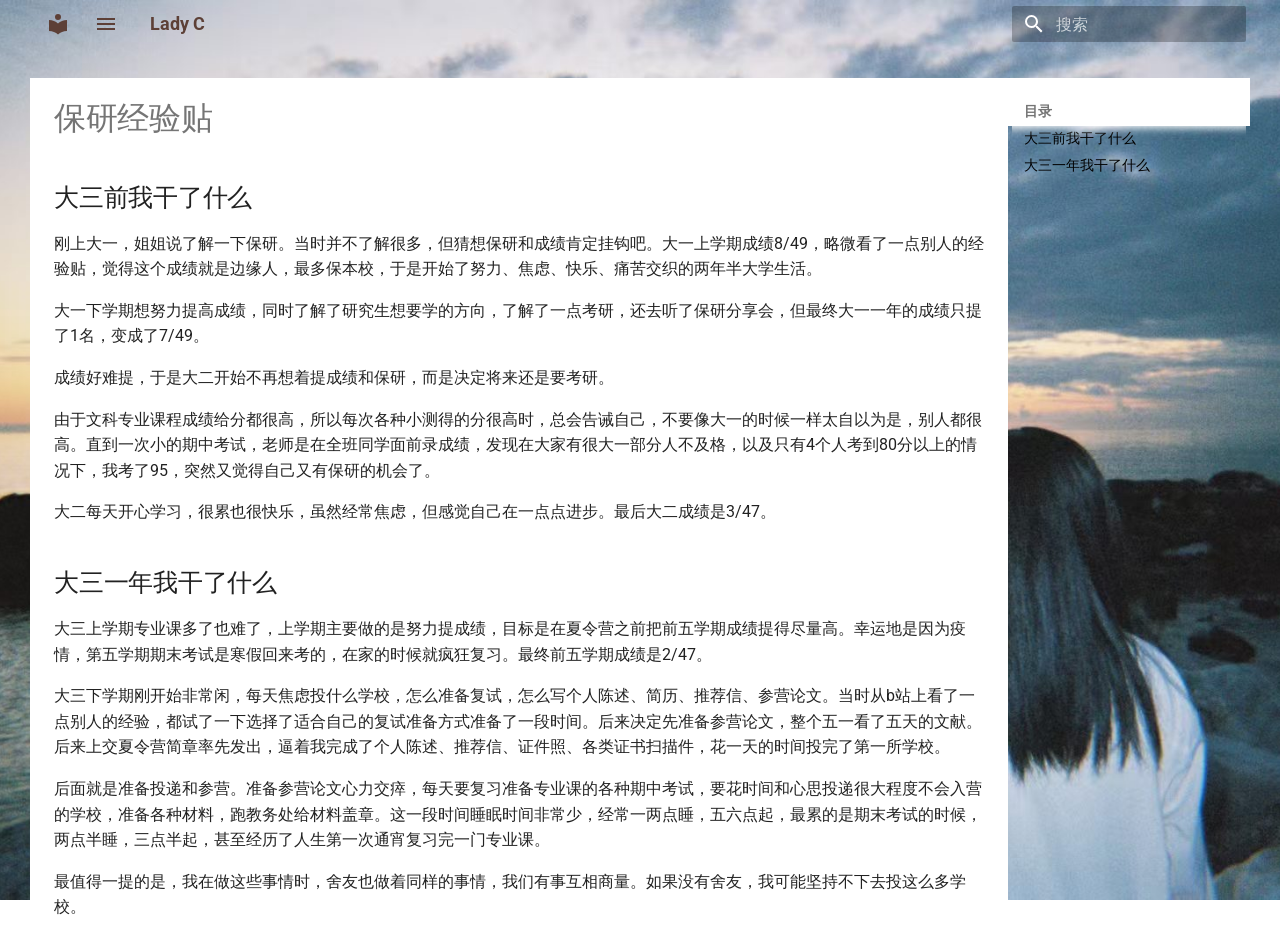
<file: experience/baoyan/index.html>
<!doctype html>
<html lang="zh" class="no-js">
  <head>
    
      <meta charset="utf-8">
      <meta name="viewport" content="width=device-width,initial-scale=1">
      
      
      
        <link rel="canonical" href="https://haiyuanzhou-byte.github.io/lady-c/experience/baoyan/">
      
      
      
      
        
      
      
      <link rel="icon" href="../../img/favicon.png">
      <meta name="generator" content="mkdocs-1.6.1, mkdocs-material-9.7.7">
    
    
      
        <title>保研经验贴 - Lady C</title>
      
    
    
      <link rel="stylesheet" href="../../assets/stylesheets/main.ec1eaa64.min.css">
      
        
        <link rel="stylesheet" href="../../assets/stylesheets/palette.ab4e12ef.min.css">
      
      


    
    
      
    
    
      
        
        
        <link rel="preconnect" href="https://fonts.gstatic.com" crossorigin>
        <link rel="stylesheet" href="https://fonts.googleapis.com/css?family=Roboto:300,300i,400,400i,700,700i%7CRoboto+Mono:400,400i,700,700i&display=fallback">
        <style>:root{--md-text-font:"Roboto";--md-code-font:"Roboto Mono"}</style>
      
    
    
      <link rel="stylesheet" href="../../stylesheets/extra.css">
    
    <script>__md_scope=new URL("../..",location),__md_hash=e=>[...e].reduce(((e,_)=>(e<<5)-e+_.charCodeAt(0)),0),__md_get=(e,_=localStorage,t=__md_scope)=>JSON.parse(_.getItem(t.pathname+"."+e)),__md_set=(e,_,t=localStorage,a=__md_scope)=>{try{t.setItem(a.pathname+"."+e,JSON.stringify(_))}catch(e){}}</script>
    
      

    
    
  </head>
  
  
    
    
    
    
    
    <body dir="ltr" data-md-color-scheme="default" data-md-color-primary="indigo" data-md-color-accent="indigo">
  
    
    <input class="md-toggle" data-md-toggle="drawer" type="checkbox" id="__drawer" autocomplete="off">
    <input class="md-toggle" data-md-toggle="search" type="checkbox" id="__search" autocomplete="off">
    <label class="md-overlay" for="__drawer"></label>
    <div data-md-component="skip">
      
        
        <a href="#_1" class="md-skip">
          跳转至
        </a>
      
    </div>
    <div data-md-component="announce">
      
    </div>
    
    
      

  

<header class="md-header md-header--shadow" data-md-component="header">
  <nav class="md-header__inner md-grid" aria-label="页眉">
    <a href="../.." title="Lady C" class="md-header__button md-logo" aria-label="Lady C" data-md-component="logo">
      
  
  <svg xmlns="http://www.w3.org/2000/svg" viewBox="0 0 24 24"><path d="M12 8a3 3 0 0 0 3-3 3 3 0 0 0-3-3 3 3 0 0 0-3 3 3 3 0 0 0 3 3m0 3.54C9.64 9.35 6.5 8 3 8v11c3.5 0 6.64 1.35 9 3.54 2.36-2.19 5.5-3.54 9-3.54V8c-3.5 0-6.64 1.35-9 3.54"/></svg>

    </a>
    <label class="md-header__button md-icon" for="__drawer">
      
      <svg xmlns="http://www.w3.org/2000/svg" viewBox="0 0 24 24"><path d="M3 6h18v2H3zm0 5h18v2H3zm0 5h18v2H3z"/></svg>
    </label>
    <div class="md-header__title" data-md-component="header-title">
      <div class="md-header__ellipsis">
        <div class="md-header__topic">
          <span class="md-ellipsis">
            Lady C
          </span>
        </div>
        <div class="md-header__topic" data-md-component="header-topic">
          <span class="md-ellipsis">
            
              保研经验贴
            
          </span>
        </div>
      </div>
    </div>
    
      
    
    
    
    
      
      
        <label class="md-header__button md-icon" for="__search">
          
          <svg xmlns="http://www.w3.org/2000/svg" viewBox="0 0 24 24"><path d="M9.5 3A6.5 6.5 0 0 1 16 9.5c0 1.61-.59 3.09-1.56 4.23l.27.27h.79l5 5-1.5 1.5-5-5v-.79l-.27-.27A6.52 6.52 0 0 1 9.5 16 6.5 6.5 0 0 1 3 9.5 6.5 6.5 0 0 1 9.5 3m0 2C7 5 5 7 5 9.5S7 14 9.5 14 14 12 14 9.5 12 5 9.5 5"/></svg>
        </label>
        <div class="md-search" data-md-component="search" role="dialog">
  <label class="md-search__overlay" for="__search"></label>
  <div class="md-search__inner" role="search">
    <form class="md-search__form" name="search">
      <input type="text" class="md-search__input" name="query" aria-label="搜索" placeholder="搜索" autocapitalize="off" autocorrect="off" autocomplete="off" spellcheck="false" data-md-component="search-query" required>
      <label class="md-search__icon md-icon" for="__search">
        
        <svg xmlns="http://www.w3.org/2000/svg" viewBox="0 0 24 24"><path d="M9.5 3A6.5 6.5 0 0 1 16 9.5c0 1.61-.59 3.09-1.56 4.23l.27.27h.79l5 5-1.5 1.5-5-5v-.79l-.27-.27A6.52 6.52 0 0 1 9.5 16 6.5 6.5 0 0 1 3 9.5 6.5 6.5 0 0 1 9.5 3m0 2C7 5 5 7 5 9.5S7 14 9.5 14 14 12 14 9.5 12 5 9.5 5"/></svg>
        
        <svg xmlns="http://www.w3.org/2000/svg" viewBox="0 0 24 24"><path d="M20 11v2H8l5.5 5.5-1.42 1.42L4.16 12l7.92-7.92L13.5 5.5 8 11z"/></svg>
      </label>
      <nav class="md-search__options" aria-label="查找">
        
        <button type="reset" class="md-search__icon md-icon" title="清空当前内容" aria-label="清空当前内容" tabindex="-1">
          
          <svg xmlns="http://www.w3.org/2000/svg" viewBox="0 0 24 24"><path d="M19 6.41 17.59 5 12 10.59 6.41 5 5 6.41 10.59 12 5 17.59 6.41 19 12 13.41 17.59 19 19 17.59 13.41 12z"/></svg>
        </button>
      </nav>
      
    </form>
    <div class="md-search__output">
      <div class="md-search__scrollwrap" tabindex="0" data-md-scrollfix>
        <div class="md-search-result" data-md-component="search-result">
          <div class="md-search-result__meta">
            正在初始化搜索引擎
          </div>
          <ol class="md-search-result__list" role="presentation"></ol>
        </div>
      </div>
    </div>
  </div>
</div>
      
    
    
  </nav>
  
</header>
    
    <div class="md-container" data-md-component="container">
      
      
        
          
        
      
      <main class="md-main" data-md-component="main">
        <div class="md-main__inner md-grid">
          
            
              
              <div class="md-sidebar md-sidebar--primary" data-md-component="sidebar" data-md-type="navigation" >
                <div class="md-sidebar__scrollwrap">
                  <div class="md-sidebar__inner">
                    



<nav class="md-nav md-nav--primary" aria-label="导航栏" data-md-level="0">
  <label class="md-nav__title" for="__drawer">
    <a href="../.." title="Lady C" class="md-nav__button md-logo" aria-label="Lady C" data-md-component="logo">
      
  
  <svg xmlns="http://www.w3.org/2000/svg" viewBox="0 0 24 24"><path d="M12 8a3 3 0 0 0 3-3 3 3 0 0 0-3-3 3 3 0 0 0-3 3 3 3 0 0 0 3 3m0 3.54C9.64 9.35 6.5 8 3 8v11c3.5 0 6.64 1.35 9 3.54 2.36-2.19 5.5-3.54 9-3.54V8c-3.5 0-6.64 1.35-9 3.54"/></svg>

    </a>
    Lady C
  </label>
  
  <ul class="md-nav__list" data-md-scrollfix>
    
      
      
  
  
  
  
    <li class="md-nav__item">
      <a href="../.." class="md-nav__link">
        
  
  
  <span class="md-ellipsis">
    
  
    主页
  

    
  </span>
  
  

      </a>
    </li>
  

    
      
      
  
  
  
  
    <li class="md-nav__item">
      <a href="../" class="md-nav__link">
        
  
  
  <span class="md-ellipsis">
    
  
    经验贴
  

    
  </span>
  
  

      </a>
    </li>
  

    
      
      
  
  
  
  
    <li class="md-nav__item">
      <a href="../../friends/" class="md-nav__link">
        
  
  
  <span class="md-ellipsis">
    
  
    友链
  

    
  </span>
  
  

      </a>
    </li>
  

    
      
      
  
  
  
  
    <li class="md-nav__item">
      <a href="../../about/" class="md-nav__link">
        
  
  
  <span class="md-ellipsis">
    
  
    关于
  

    
  </span>
  
  

      </a>
    </li>
  

    
  </ul>
</nav>
                  </div>
                </div>
              </div>
            
            
              
              <div class="md-sidebar md-sidebar--secondary" data-md-component="sidebar" data-md-type="toc" >
                <div class="md-sidebar__scrollwrap">
                  <div class="md-sidebar__inner">
                    

<nav class="md-nav md-nav--secondary" aria-label="目录">
  
  
  
    
  
  
    <label class="md-nav__title" for="__toc">
      <span class="md-nav__icon md-icon"></span>
      目录
    </label>
    <ul class="md-nav__list" data-md-component="toc" data-md-scrollfix>
      
        <li class="md-nav__item">
  <a href="#_2" class="md-nav__link">
    <span class="md-ellipsis">
      
        大三前我干了什么
      
    </span>
  </a>
  
</li>
      
        <li class="md-nav__item">
  <a href="#_3" class="md-nav__link">
    <span class="md-ellipsis">
      
        大三一年我干了什么
      
    </span>
  </a>
  
</li>
      
    </ul>
  
</nav>
                  </div>
                </div>
              </div>
            
          
          
            <div class="md-content" data-md-component="content">
              
              <article class="md-content__inner md-typeset">
                
                  



<h1 id="_1">保研经验贴</h1>
<h2 id="_2">大三前我干了什么</h2>
<p>刚上大一，姐姐说了解一下保研。当时并不了解很多，但猜想保研和成绩肯定挂钩吧。大一上学期成绩8/49，略微看了一点别人的经验贴，觉得这个成绩就是边缘人，最多保本校，于是开始了努力、焦虑、快乐、痛苦交织的两年半大学生活。</p>
<p>大一下学期想努力提高成绩，同时了解了研究生想要学的方向，了解了一点考研，还去听了保研分享会，但最终大一一年的成绩只提了1名，变成了7/49。</p>
<p>成绩好难提，于是大二开始不再想着提成绩和保研，而是决定将来还是要考研。</p>
<p>由于文科专业课程成绩给分都很高，所以每次各种小测得的分很高时，总会告诫自己，不要像大一的时候一样太自以为是，别人都很高。直到一次小的期中考试，老师是在全班同学面前录成绩，发现在大家有很大一部分人不及格，以及只有4个人考到80分以上的情况下，我考了95，突然又觉得自己又有保研的机会了。</p>
<p>大二每天开心学习，很累也很快乐，虽然经常焦虑，但感觉自己在一点点进步。最后大二成绩是3/47。</p>
<h2 id="_3">大三一年我干了什么</h2>
<p>大三上学期专业课多了也难了，上学期主要做的是努力提成绩，目标是在夏令营之前把前五学期成绩提得尽量高。幸运地是因为疫情，第五学期期末考试是寒假回来考的，在家的时候就疯狂复习。最终前五学期成绩是2/47。</p>
<p>大三下学期刚开始非常闲，每天焦虑投什么学校，怎么准备复试，怎么写个人陈述、简历、推荐信、参营论文。当时从b站上看了一点别人的经验，都试了一下选择了适合自己的复试准备方式准备了一段时间。后来决定先准备参营论文，整个五一看了五天的文献。后来上交夏令营简章率先发出，逼着我完成了个人陈述、推荐信、证件照、各类证书扫描件，花一天的时间投完了第一所学校。</p>
<p>后面就是准备投递和参营。准备参营论文心力交瘁，每天要复习准备专业课的各种期中考试，要花时间和心思投递很大程度不会入营的学校，准备各种材料，跑教务处给材料盖章。这一段时间睡眠时间非常少，经常一两点睡，五六点起，最累的是期末考试的时候，两点半睡，三点半起，甚至经历了人生第一次通宵复习完一门专业课。</p>
<p>最值得一提的是，我在做这些事情时，舍友也做着同样的事情，我们有事互相商量。如果没有舍友，我可能坚持不下去投这么多学校。</p>












                
              </article>
            </div>
          
          
<script>var target=document.getElementById(location.hash.slice(1));target&&target.name&&(target.checked=target.name.startsWith("__tabbed_"))</script>
        </div>
        
      </main>
      
        <footer class="md-footer">
  
  <div class="md-footer-meta md-typeset">
    <div class="md-footer-meta__inner md-grid">
      <div class="md-copyright">
  
  
    Made with
    <a href="https://squidfunk.github.io/mkdocs-material/" target="_blank" rel="noopener">
      Material for MkDocs
    </a>
  
</div>
      
    </div>
  </div>
</footer>
      
    </div>
    <div class="md-dialog" data-md-component="dialog">
      <div class="md-dialog__inner md-typeset"></div>
    </div>
    
    
    
      
      
      <script id="__config" type="application/json">{"annotate": null, "base": "../..", "features": [], "search": "../../assets/javascripts/workers/search.2c215733.min.js", "tags": null, "translations": {"clipboard.copied": "\u5df2\u590d\u5236", "clipboard.copy": "\u590d\u5236", "search.result.more.one": "\u5728\u8be5\u9875\u4e0a\u8fd8\u6709 1 \u4e2a\u7b26\u5408\u6761\u4ef6\u7684\u7ed3\u679c", "search.result.more.other": "\u5728\u8be5\u9875\u4e0a\u8fd8\u6709 # \u4e2a\u7b26\u5408\u6761\u4ef6\u7684\u7ed3\u679c", "search.result.none": "\u6ca1\u6709\u627e\u5230\u7b26\u5408\u6761\u4ef6\u7684\u7ed3\u679c", "search.result.one": "\u627e\u5230 1 \u4e2a\u7b26\u5408\u6761\u4ef6\u7684\u7ed3\u679c", "search.result.other": "# \u4e2a\u7b26\u5408\u6761\u4ef6\u7684\u7ed3\u679c", "search.result.placeholder": "\u952e\u5165\u4ee5\u5f00\u59cb\u641c\u7d22", "search.result.term.missing": "\u7f3a\u5c11", "select.version": "\u9009\u62e9\u5f53\u524d\u7248\u672c"}, "version": null}</script>
    
    
      <script src="../../assets/javascripts/bundle.d7400e89.min.js"></script>
      
        <script src="../../javascripts/extra.js"></script>
      
    
  </body>
</html>
</file>
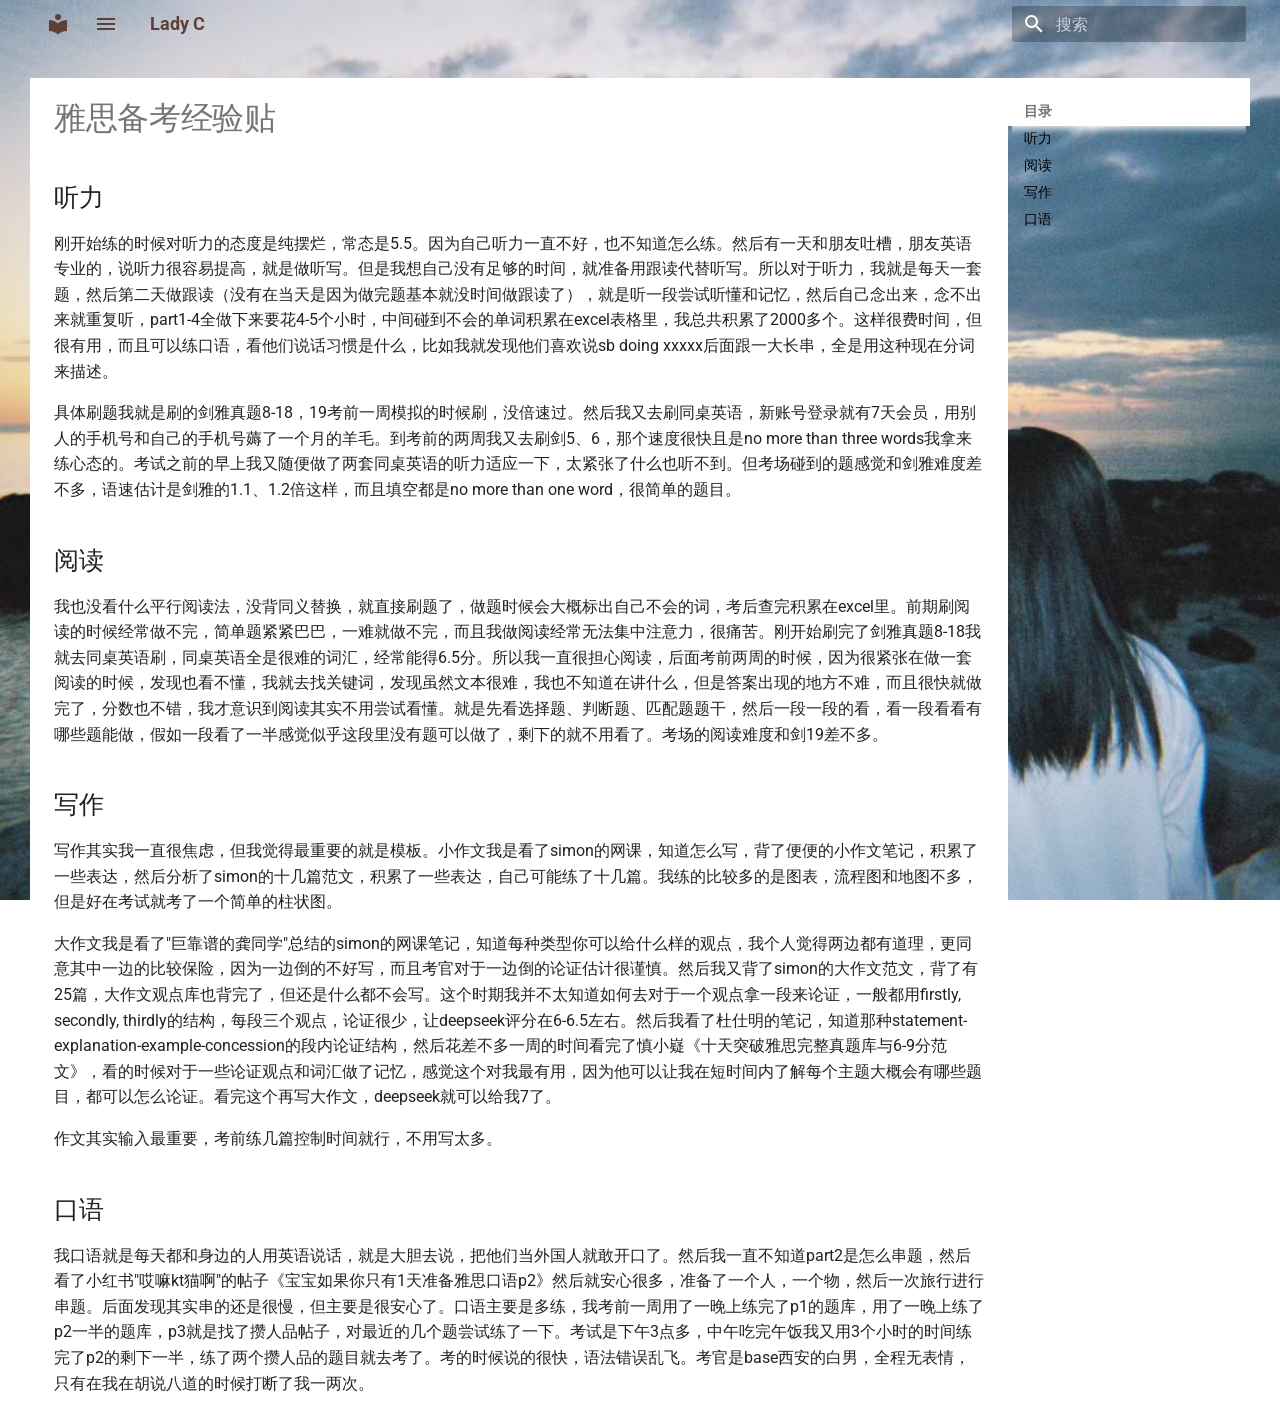
<file: experience/ielts/index.html>
<!doctype html>
<html lang="zh" class="no-js">
  <head>
    
      <meta charset="utf-8">
      <meta name="viewport" content="width=device-width,initial-scale=1">
      
      
      
        <link rel="canonical" href="https://haiyuanzhou-byte.github.io/lady-c/experience/ielts/">
      
      
      
      
        
      
      
      <link rel="icon" href="../../img/favicon.png">
      <meta name="generator" content="mkdocs-1.6.1, mkdocs-material-9.7.7">
    
    
      
        <title>雅思备考经验贴 - Lady C</title>
      
    
    
      <link rel="stylesheet" href="../../assets/stylesheets/main.ec1eaa64.min.css">
      
        
        <link rel="stylesheet" href="../../assets/stylesheets/palette.ab4e12ef.min.css">
      
      


    
    
      
    
    
      
        
        
        <link rel="preconnect" href="https://fonts.gstatic.com" crossorigin>
        <link rel="stylesheet" href="https://fonts.googleapis.com/css?family=Roboto:300,300i,400,400i,700,700i%7CRoboto+Mono:400,400i,700,700i&display=fallback">
        <style>:root{--md-text-font:"Roboto";--md-code-font:"Roboto Mono"}</style>
      
    
    
      <link rel="stylesheet" href="../../stylesheets/extra.css">
    
    <script>__md_scope=new URL("../..",location),__md_hash=e=>[...e].reduce(((e,_)=>(e<<5)-e+_.charCodeAt(0)),0),__md_get=(e,_=localStorage,t=__md_scope)=>JSON.parse(_.getItem(t.pathname+"."+e)),__md_set=(e,_,t=localStorage,a=__md_scope)=>{try{t.setItem(a.pathname+"."+e,JSON.stringify(_))}catch(e){}}</script>
    
      

    
    
  </head>
  
  
    
    
    
    
    
    <body dir="ltr" data-md-color-scheme="default" data-md-color-primary="indigo" data-md-color-accent="indigo">
  
    
    <input class="md-toggle" data-md-toggle="drawer" type="checkbox" id="__drawer" autocomplete="off">
    <input class="md-toggle" data-md-toggle="search" type="checkbox" id="__search" autocomplete="off">
    <label class="md-overlay" for="__drawer"></label>
    <div data-md-component="skip">
      
        
        <a href="#_1" class="md-skip">
          跳转至
        </a>
      
    </div>
    <div data-md-component="announce">
      
    </div>
    
    
      

  

<header class="md-header md-header--shadow" data-md-component="header">
  <nav class="md-header__inner md-grid" aria-label="页眉">
    <a href="../.." title="Lady C" class="md-header__button md-logo" aria-label="Lady C" data-md-component="logo">
      
  
  <svg xmlns="http://www.w3.org/2000/svg" viewBox="0 0 24 24"><path d="M12 8a3 3 0 0 0 3-3 3 3 0 0 0-3-3 3 3 0 0 0-3 3 3 3 0 0 0 3 3m0 3.54C9.64 9.35 6.5 8 3 8v11c3.5 0 6.64 1.35 9 3.54 2.36-2.19 5.5-3.54 9-3.54V8c-3.5 0-6.64 1.35-9 3.54"/></svg>

    </a>
    <label class="md-header__button md-icon" for="__drawer">
      
      <svg xmlns="http://www.w3.org/2000/svg" viewBox="0 0 24 24"><path d="M3 6h18v2H3zm0 5h18v2H3zm0 5h18v2H3z"/></svg>
    </label>
    <div class="md-header__title" data-md-component="header-title">
      <div class="md-header__ellipsis">
        <div class="md-header__topic">
          <span class="md-ellipsis">
            Lady C
          </span>
        </div>
        <div class="md-header__topic" data-md-component="header-topic">
          <span class="md-ellipsis">
            
              雅思备考经验贴
            
          </span>
        </div>
      </div>
    </div>
    
      
    
    
    
    
      
      
        <label class="md-header__button md-icon" for="__search">
          
          <svg xmlns="http://www.w3.org/2000/svg" viewBox="0 0 24 24"><path d="M9.5 3A6.5 6.5 0 0 1 16 9.5c0 1.61-.59 3.09-1.56 4.23l.27.27h.79l5 5-1.5 1.5-5-5v-.79l-.27-.27A6.52 6.52 0 0 1 9.5 16 6.5 6.5 0 0 1 3 9.5 6.5 6.5 0 0 1 9.5 3m0 2C7 5 5 7 5 9.5S7 14 9.5 14 14 12 14 9.5 12 5 9.5 5"/></svg>
        </label>
        <div class="md-search" data-md-component="search" role="dialog">
  <label class="md-search__overlay" for="__search"></label>
  <div class="md-search__inner" role="search">
    <form class="md-search__form" name="search">
      <input type="text" class="md-search__input" name="query" aria-label="搜索" placeholder="搜索" autocapitalize="off" autocorrect="off" autocomplete="off" spellcheck="false" data-md-component="search-query" required>
      <label class="md-search__icon md-icon" for="__search">
        
        <svg xmlns="http://www.w3.org/2000/svg" viewBox="0 0 24 24"><path d="M9.5 3A6.5 6.5 0 0 1 16 9.5c0 1.61-.59 3.09-1.56 4.23l.27.27h.79l5 5-1.5 1.5-5-5v-.79l-.27-.27A6.52 6.52 0 0 1 9.5 16 6.5 6.5 0 0 1 3 9.5 6.5 6.5 0 0 1 9.5 3m0 2C7 5 5 7 5 9.5S7 14 9.5 14 14 12 14 9.5 12 5 9.5 5"/></svg>
        
        <svg xmlns="http://www.w3.org/2000/svg" viewBox="0 0 24 24"><path d="M20 11v2H8l5.5 5.5-1.42 1.42L4.16 12l7.92-7.92L13.5 5.5 8 11z"/></svg>
      </label>
      <nav class="md-search__options" aria-label="查找">
        
        <button type="reset" class="md-search__icon md-icon" title="清空当前内容" aria-label="清空当前内容" tabindex="-1">
          
          <svg xmlns="http://www.w3.org/2000/svg" viewBox="0 0 24 24"><path d="M19 6.41 17.59 5 12 10.59 6.41 5 5 6.41 10.59 12 5 17.59 6.41 19 12 13.41 17.59 19 19 17.59 13.41 12z"/></svg>
        </button>
      </nav>
      
    </form>
    <div class="md-search__output">
      <div class="md-search__scrollwrap" tabindex="0" data-md-scrollfix>
        <div class="md-search-result" data-md-component="search-result">
          <div class="md-search-result__meta">
            正在初始化搜索引擎
          </div>
          <ol class="md-search-result__list" role="presentation"></ol>
        </div>
      </div>
    </div>
  </div>
</div>
      
    
    
  </nav>
  
</header>
    
    <div class="md-container" data-md-component="container">
      
      
        
          
        
      
      <main class="md-main" data-md-component="main">
        <div class="md-main__inner md-grid">
          
            
              
              <div class="md-sidebar md-sidebar--primary" data-md-component="sidebar" data-md-type="navigation" >
                <div class="md-sidebar__scrollwrap">
                  <div class="md-sidebar__inner">
                    



<nav class="md-nav md-nav--primary" aria-label="导航栏" data-md-level="0">
  <label class="md-nav__title" for="__drawer">
    <a href="../.." title="Lady C" class="md-nav__button md-logo" aria-label="Lady C" data-md-component="logo">
      
  
  <svg xmlns="http://www.w3.org/2000/svg" viewBox="0 0 24 24"><path d="M12 8a3 3 0 0 0 3-3 3 3 0 0 0-3-3 3 3 0 0 0-3 3 3 3 0 0 0 3 3m0 3.54C9.64 9.35 6.5 8 3 8v11c3.5 0 6.64 1.35 9 3.54 2.36-2.19 5.5-3.54 9-3.54V8c-3.5 0-6.64 1.35-9 3.54"/></svg>

    </a>
    Lady C
  </label>
  
  <ul class="md-nav__list" data-md-scrollfix>
    
      
      
  
  
  
  
    <li class="md-nav__item">
      <a href="../.." class="md-nav__link">
        
  
  
  <span class="md-ellipsis">
    
  
    主页
  

    
  </span>
  
  

      </a>
    </li>
  

    
      
      
  
  
  
  
    <li class="md-nav__item">
      <a href="../" class="md-nav__link">
        
  
  
  <span class="md-ellipsis">
    
  
    经验贴
  

    
  </span>
  
  

      </a>
    </li>
  

    
      
      
  
  
  
  
    <li class="md-nav__item">
      <a href="../../friends/" class="md-nav__link">
        
  
  
  <span class="md-ellipsis">
    
  
    友链
  

    
  </span>
  
  

      </a>
    </li>
  

    
      
      
  
  
  
  
    <li class="md-nav__item">
      <a href="../../about/" class="md-nav__link">
        
  
  
  <span class="md-ellipsis">
    
  
    关于
  

    
  </span>
  
  

      </a>
    </li>
  

    
  </ul>
</nav>
                  </div>
                </div>
              </div>
            
            
              
              <div class="md-sidebar md-sidebar--secondary" data-md-component="sidebar" data-md-type="toc" >
                <div class="md-sidebar__scrollwrap">
                  <div class="md-sidebar__inner">
                    

<nav class="md-nav md-nav--secondary" aria-label="目录">
  
  
  
    
  
  
    <label class="md-nav__title" for="__toc">
      <span class="md-nav__icon md-icon"></span>
      目录
    </label>
    <ul class="md-nav__list" data-md-component="toc" data-md-scrollfix>
      
        <li class="md-nav__item">
  <a href="#_2" class="md-nav__link">
    <span class="md-ellipsis">
      
        听力
      
    </span>
  </a>
  
</li>
      
        <li class="md-nav__item">
  <a href="#_3" class="md-nav__link">
    <span class="md-ellipsis">
      
        阅读
      
    </span>
  </a>
  
</li>
      
        <li class="md-nav__item">
  <a href="#_4" class="md-nav__link">
    <span class="md-ellipsis">
      
        写作
      
    </span>
  </a>
  
</li>
      
        <li class="md-nav__item">
  <a href="#_5" class="md-nav__link">
    <span class="md-ellipsis">
      
        口语
      
    </span>
  </a>
  
</li>
      
    </ul>
  
</nav>
                  </div>
                </div>
              </div>
            
          
          
            <div class="md-content" data-md-component="content">
              
              <article class="md-content__inner md-typeset">
                
                  



<h1 id="_1">雅思备考经验贴</h1>
<h2 id="_2">听力</h2>
<p>刚开始练的时候对听力的态度是纯摆烂，常态是5.5。因为自己听力一直不好，也不知道怎么练。然后有一天和朋友吐槽，朋友英语专业的，说听力很容易提高，就是做听写。但是我想自己没有足够的时间，就准备用跟读代替听写。所以对于听力，我就是每天一套题，然后第二天做跟读（没有在当天是因为做完题基本就没时间做跟读了），就是听一段尝试听懂和记忆，然后自己念出来，念不出来就重复听，part1-4全做下来要花4-5个小时，中间碰到不会的单词积累在excel表格里，我总共积累了2000多个。这样很费时间，但很有用，而且可以练口语，看他们说话习惯是什么，比如我就发现他们喜欢说sb doing xxxxx后面跟一大长串，全是用这种现在分词来描述。</p>
<p>具体刷题我就是刷的剑雅真题8-18，19考前一周模拟的时候刷，没倍速过。然后我又去刷同桌英语，新账号登录就有7天会员，用别人的手机号和自己的手机号薅了一个月的羊毛。到考前的两周我又去刷剑5、6，那个速度很快且是no more than three words我拿来练心态的。考试之前的早上我又随便做了两套同桌英语的听力适应一下，太紧张了什么也听不到。但考场碰到的题感觉和剑雅难度差不多，语速估计是剑雅的1.1、1.2倍这样，而且填空都是no more than one word，很简单的题目。</p>
<h2 id="_3">阅读</h2>
<p>我也没看什么平行阅读法，没背同义替换，就直接刷题了，做题时候会大概标出自己不会的词，考后查完积累在excel里。前期刷阅读的时候经常做不完，简单题紧紧巴巴，一难就做不完，而且我做阅读经常无法集中注意力，很痛苦。刚开始刷完了剑雅真题8-18我就去同桌英语刷，同桌英语全是很难的词汇，经常能得6.5分。所以我一直很担心阅读，后面考前两周的时候，因为很紧张在做一套阅读的时候，发现也看不懂，我就去找关键词，发现虽然文本很难，我也不知道在讲什么，但是答案出现的地方不难，而且很快就做完了，分数也不错，我才意识到阅读其实不用尝试看懂。就是先看选择题、判断题、匹配题题干，然后一段一段的看，看一段看看有哪些题能做，假如一段看了一半感觉似乎这段里没有题可以做了，剩下的就不用看了。考场的阅读难度和剑19差不多。</p>
<h2 id="_4">写作</h2>
<p>写作其实我一直很焦虑，但我觉得最重要的就是模板。小作文我是看了simon的网课，知道怎么写，背了便便的小作文笔记，积累了一些表达，然后分析了simon的十几篇范文，积累了一些表达，自己可能练了十几篇。我练的比较多的是图表，流程图和地图不多，但是好在考试就考了一个简单的柱状图。</p>
<p>大作文我是看了"巨靠谱的龚同学"总结的simon的网课笔记，知道每种类型你可以给什么样的观点，我个人觉得两边都有道理，更同意其中一边的比较保险，因为一边倒的不好写，而且考官对于一边倒的论证估计很谨慎。然后我又背了simon的大作文范文，背了有25篇，大作文观点库也背完了，但还是什么都不会写。这个时期我并不太知道如何去对于一个观点拿一段来论证，一般都用firstly, secondly, thirdly的结构，每段三个观点，论证很少，让deepseek评分在6-6.5左右。然后我看了杜仕明的笔记，知道那种statement-explanation-example-concession的段内论证结构，然后花差不多一周的时间看完了慎小嶷《十天突破雅思完整真题库与6-9分范文》，看的时候对于一些论证观点和词汇做了记忆，感觉这个对我最有用，因为他可以让我在短时间内了解每个主题大概会有哪些题目，都可以怎么论证。看完这个再写大作文，deepseek就可以给我7了。</p>
<p>作文其实输入最重要，考前练几篇控制时间就行，不用写太多。</p>
<h2 id="_5">口语</h2>
<p>我口语就是每天都和身边的人用英语说话，就是大胆去说，把他们当外国人就敢开口了。然后我一直不知道part2是怎么串题，然后看了小红书"哎嘛kt猫啊"的帖子《宝宝如果你只有1天准备雅思口语p2》然后就安心很多，准备了一个人，一个物，然后一次旅行进行串题。后面发现其实串的还是很慢，但主要是很安心了。口语主要是多练，我考前一周用了一晚上练完了p1的题库，用了一晚上练了p2一半的题库，p3就是找了攒人品帖子，对最近的几个题尝试练了一下。考试是下午3点多，中午吃完午饭我又用3个小时的时间练完了p2的剩下一半，练了两个攒人品的题目就去考了。考的时候说的很快，语法错误乱飞。考官是base西安的白男，全程无表情，只有在我在胡说八道的时候打断了我一两次。</p>












                
              </article>
            </div>
          
          
<script>var target=document.getElementById(location.hash.slice(1));target&&target.name&&(target.checked=target.name.startsWith("__tabbed_"))</script>
        </div>
        
      </main>
      
        <footer class="md-footer">
  
  <div class="md-footer-meta md-typeset">
    <div class="md-footer-meta__inner md-grid">
      <div class="md-copyright">
  
  
    Made with
    <a href="https://squidfunk.github.io/mkdocs-material/" target="_blank" rel="noopener">
      Material for MkDocs
    </a>
  
</div>
      
    </div>
  </div>
</footer>
      
    </div>
    <div class="md-dialog" data-md-component="dialog">
      <div class="md-dialog__inner md-typeset"></div>
    </div>
    
    
    
      
      
      <script id="__config" type="application/json">{"annotate": null, "base": "../..", "features": [], "search": "../../assets/javascripts/workers/search.2c215733.min.js", "tags": null, "translations": {"clipboard.copied": "\u5df2\u590d\u5236", "clipboard.copy": "\u590d\u5236", "search.result.more.one": "\u5728\u8be5\u9875\u4e0a\u8fd8\u6709 1 \u4e2a\u7b26\u5408\u6761\u4ef6\u7684\u7ed3\u679c", "search.result.more.other": "\u5728\u8be5\u9875\u4e0a\u8fd8\u6709 # \u4e2a\u7b26\u5408\u6761\u4ef6\u7684\u7ed3\u679c", "search.result.none": "\u6ca1\u6709\u627e\u5230\u7b26\u5408\u6761\u4ef6\u7684\u7ed3\u679c", "search.result.one": "\u627e\u5230 1 \u4e2a\u7b26\u5408\u6761\u4ef6\u7684\u7ed3\u679c", "search.result.other": "# \u4e2a\u7b26\u5408\u6761\u4ef6\u7684\u7ed3\u679c", "search.result.placeholder": "\u952e\u5165\u4ee5\u5f00\u59cb\u641c\u7d22", "search.result.term.missing": "\u7f3a\u5c11", "select.version": "\u9009\u62e9\u5f53\u524d\u7248\u672c"}, "version": null}</script>
    
    
      <script src="../../assets/javascripts/bundle.d7400e89.min.js"></script>
      
        <script src="../../javascripts/extra.js"></script>
      
    
  </body>
</html>
</file>
<file: stylesheets/extra.css>
/* ============================================
   Lady C 个人网站自定义样式
   ============================================ */

/* ----- 全站小猫背景 ----- */
body {
  background: url("../img/bg-cat.jpg") no-repeat fixed center center;
  background-size: cover;
}

/* 主内容区透明，露出小猫背景 */
.md-main {
  background: transparent;
}

/* 去掉页面底部的"上一篇/下一篇"白色横条 */
.md-footer {
  display: none;
}

/* 内容区和侧边栏用纯白底板，保证文字清晰可读 */
.md-content,
.md-sidebar {
  background: #fff;
}

/* 正文、导航、目录里的链接统一黑色字体，不用主题自带的紫色 */
.md-content a,
.md-sidebar .md-nav__link,
.md-sidebar .md-nav__link:hover,
.md-sidebar .md-nav__item--active > .md-nav__link {
  color: #000;
}

/* 遮罩层收起时立刻缩小消失，避免刚关抽屉时连点汉堡被它吞掉 */
.md-overlay {
  transition: opacity 0.25s;
}

/* ----- 顶部栏：紫色变透明，文字变棕色 ----- */
.md-header {
  background: transparent;
  box-shadow: none;
}

.md-header__title,
.md-header__topic,
.md-header__button {
  color: #5d4037;
}

/* 去掉主题自带的书本小图标 */
.md-logo {
  display: none;
}

/* 抽屉侧边栏顶部的紫色标题条也变透明 */
.md-nav--primary .md-nav__title[for="__drawer"] {
  background: transparent;
  color: #5d4037;
}

/* ----- 桌面端：导航按钮收进侧边栏抽屉 -----
   默认隐藏，点左上角汉堡按钮滑出，点空白处关闭 */
@media screen and (min-width: 76.234375em) {
  .md-sidebar--primary {
    position: fixed;
    top: 0;
    left: 0;
    height: 100%;
    width: 12.1rem;
    padding: 0;
    z-index: 5;
    background: #fff;
    transform: translateX(-100%);
    transition: transform 0.25s cubic-bezier(0.4, 0, 0.2, 1), box-shadow 0.25s;
  }

  [data-md-toggle="drawer"]:checked ~ .md-container .md-sidebar--primary {
    transform: translateX(0);
    box-shadow: var(--md-shadow-z3);
  }

  /* Material 默认在桌面隐藏汉堡按钮，这里恢复显示 */
  .md-header__button[for="__drawer"] {
    display: flex;
  }
}

/* ----- 主页大字标题：棕色、巨大、蹦跳出场 ----- */
.hero {
  min-height: 62vh;
  display: flex;
  flex-direction: column;
  align-items: center;
  justify-content: center;
  text-align: center;
}

.hero-title {
  font-size: clamp(6rem, 20vw, 15rem);
  font-weight: 700;
  letter-spacing: 0.08em;
  margin: 0;
  color: #5d4037;
  text-shadow:
    0 2px 10px rgba(255, 255, 255, 0.95),
    0 0 30px rgba(255, 255, 255, 0.9),
    0 0 60px rgba(255, 255, 255, 0.8);
}

.hero-title span,
.hero-sub span {
  display: inline-block;
  opacity: 0;
  animation: pop-in 0.8s ease-in-out forwards;
  animation-delay: calc(var(--d) * 0.18s);
}

@keyframes pop-in {
  0% {
    opacity: 0;
    transform: scale(0.1) translateY(70px) rotate(-10deg);
  }
  55% {
    opacity: 1;
    transform: scale(1.3) translateY(-18px) rotate(4deg);
  }
  75% {
    transform: scale(0.9) translateY(6px) rotate(-2deg);
  }
  100% {
    opacity: 1;
    transform: scale(1) translateY(0) rotate(0deg);
  }
}

.hero-sub {
  font-size: 1.4rem;
  color: #8d6e63;
  letter-spacing: 0.25em;
  margin-top: 1.5rem;
  text-shadow: 0 1px 8px rgba(255, 255, 255, 0.9);
}
</file>
<file: assets/stylesheets/main.ec1eaa64.min.css>
@charset "UTF-8";html{-webkit-text-size-adjust:none;-moz-text-size-adjust:none;text-size-adjust:none;box-sizing:border-box}*,:after,:before{box-sizing:inherit}@media (prefers-reduced-motion){*,:after,:before{transition:none!important}}body{margin:0}a,button,input,label{-webkit-tap-highlight-color:transparent}a{color:inherit;text-decoration:none}hr{border:0;box-sizing:initial;display:block;height:.05rem;overflow:visible;padding:0}small{font-size:80%}sub,sup{line-height:1em}img{border-style:none}table{border-collapse:initial;border-spacing:0}td,th{font-weight:400;vertical-align:top}button{background:#0000;border:0;font-family:inherit;font-size:inherit;margin:0;padding:0}input{border:0;outline:none}:root{--md-primary-fg-color:#4051b5;--md-primary-fg-color--light:#5d6cc0;--md-primary-fg-color--dark:#303fa1;--md-primary-bg-color:#fff;--md-primary-bg-color--light:#ffffffb3;--md-accent-fg-color:#526cfe;--md-accent-fg-color--transparent:#526cfe1a;--md-accent-bg-color:#fff;--md-accent-bg-color--light:#ffffffb3}[data-md-color-scheme=default]{color-scheme:light}[data-md-color-scheme=default] img[src$="#gh-dark-mode-only"],[data-md-color-scheme=default] img[src$="#only-dark"]{display:none}:root,[data-md-color-scheme=default]{--md-hue:225deg;--md-default-fg-color:#000000de;--md-default-fg-color--light:#0000008a;--md-default-fg-color--lighter:#00000052;--md-default-fg-color--lightest:#00000012;--md-default-bg-color:#fff;--md-default-bg-color--light:#ffffffb3;--md-default-bg-color--lighter:#ffffff4d;--md-default-bg-color--lightest:#ffffff1f;--md-code-fg-color:#36464e;--md-code-bg-color:#f5f5f5;--md-code-bg-color--light:#f5f5f5b3;--md-code-bg-color--lighter:#f5f5f54d;--md-code-hl-color:#4287ff;--md-code-hl-color--light:#4287ff1a;--md-code-hl-number-color:#d52a2a;--md-code-hl-special-color:#db1457;--md-code-hl-function-color:#a846b9;--md-code-hl-constant-color:#6e59d9;--md-code-hl-keyword-color:#3f6ec6;--md-code-hl-string-color:#1c7d4d;--md-code-hl-name-color:var(--md-code-fg-color);--md-code-hl-operator-color:var(--md-default-fg-color--light);--md-code-hl-punctuation-color:var(--md-default-fg-color--light);--md-code-hl-comment-color:var(--md-default-fg-color--light);--md-code-hl-generic-color:var(--md-default-fg-color--light);--md-code-hl-variable-color:var(--md-default-fg-color--light);--md-typeset-color:var(--md-default-fg-color);--md-typeset-a-color:var(--md-primary-fg-color);--md-typeset-del-color:#f5503d26;--md-typeset-ins-color:#0bd57026;--md-typeset-kbd-color:#fafafa;--md-typeset-kbd-accent-color:#fff;--md-typeset-kbd-border-color:#b8b8b8;--md-typeset-mark-color:#ffff0080;--md-typeset-table-color:#0000001f;--md-typeset-table-color--light:rgba(0,0,0,.035);--md-admonition-fg-color:var(--md-default-fg-color);--md-admonition-bg-color:var(--md-default-bg-color);--md-warning-fg-color:#000000de;--md-warning-bg-color:#ff9;--md-footer-fg-color:#fff;--md-footer-fg-color--light:#ffffffb3;--md-footer-fg-color--lighter:#ffffff73;--md-footer-bg-color:#000000de;--md-footer-bg-color--dark:#00000052;--md-shadow-z1:0 0.2rem 0.5rem #0000000d,0 0 0.05rem #0000001a;--md-shadow-z2:0 0.2rem 0.5rem #0000001a,0 0 0.05rem #00000040;--md-shadow-z3:0 0.2rem 0.5rem #0003,0 0 0.05rem #00000059}.md-icon svg{fill:currentcolor;display:block;height:1.2rem;width:1.2rem}body{-webkit-font-smoothing:antialiased;-moz-osx-font-smoothing:grayscale;--md-text-font-family:var(--md-text-font,_),-apple-system,BlinkMacSystemFont,Helvetica,Arial,sans-serif;--md-code-font-family:var(--md-code-font,_),SFMono-Regular,Consolas,Menlo,monospace}aside,body,input{font-feature-settings:"kern","liga";color:var(--md-typeset-color);font-family:var(--md-text-font-family)}code,kbd,pre{font-feature-settings:"kern";font-family:var(--md-code-font-family)}:root{--md-typeset-table-sort-icon:url('data:image/svg+xml;charset=utf-8,<svg xmlns="http://www.w3.org/2000/svg" viewBox="0 0 24 24"><path d="m18 21-4-4h3V7h-3l4-4 4 4h-3v10h3M2 19v-2h10v2M2 13v-2h7v2M2 7V5h4v2z"/></svg>');--md-typeset-table-sort-icon--asc:url('data:image/svg+xml;charset=utf-8,<svg xmlns="http://www.w3.org/2000/svg" viewBox="0 0 24 24"><path d="M19 17h3l-4 4-4-4h3V3h2M2 17h10v2H2M6 5v2H2V5m0 6h7v2H2z"/></svg>');--md-typeset-table-sort-icon--desc:url('data:image/svg+xml;charset=utf-8,<svg xmlns="http://www.w3.org/2000/svg" viewBox="0 0 24 24"><path d="M19 7h3l-4-4-4 4h3v14h2M2 17h10v2H2M6 5v2H2V5m0 6h7v2H2z"/></svg>')}.md-typeset{-webkit-print-color-adjust:exact;color-adjust:exact;font-size:.8rem;line-height:1.6;overflow-wrap:break-word}@media print{.md-typeset{font-size:.68rem}}.md-typeset blockquote,.md-typeset dl,.md-typeset figure,.md-typeset ol,.md-typeset pre,.md-typeset ul{margin-bottom:1em;margin-top:1em}.md-typeset h1{color:var(--md-default-fg-color--light);font-size:2em;line-height:1.3;margin:0 0 1.25em}.md-typeset h1,.md-typeset h2{font-weight:300;letter-spacing:-.01em}.md-typeset h2{font-size:1.5625em;line-height:1.4;margin:1.6em 0 .64em}.md-typeset h3{font-size:1.25em;font-weight:400;letter-spacing:-.01em;line-height:1.5;margin:1.6em 0 .8em}.md-typeset h2+h3{margin-top:.8em}.md-typeset h4{font-weight:700;letter-spacing:-.01em;margin:1em 0}.md-typeset h5,.md-typeset h6{color:var(--md-default-fg-color--light);font-size:.8em;font-weight:700;letter-spacing:-.01em;margin:1.25em 0}.md-typeset h5{text-transform:uppercase}.md-typeset h5 code{text-transform:none}.md-typeset hr{border-bottom:.05rem solid var(--md-default-fg-color--lightest);display:flow-root;margin:1.5em 0}.md-typeset a{color:var(--md-typeset-a-color);word-break:break-word}.md-typeset a,.md-typeset a:before{transition:color 125ms}.md-typeset a:focus,.md-typeset a:hover{color:var(--md-accent-fg-color)}.md-typeset a:focus code,.md-typeset a:hover code{background-color:var(--md-accent-fg-color--transparent);color:var(--md-accent-fg-color)}.md-typeset a code{color:var(--md-typeset-a-color)}.md-typeset a.focus-visible{outline-color:var(--md-accent-fg-color);outline-offset:.2rem}.md-typeset code,.md-typeset kbd,.md-typeset pre{color:var(--md-code-fg-color);direction:ltr;font-variant-ligatures:none;transition:background-color 125ms}@media print{.md-typeset code,.md-typeset kbd,.md-typeset pre{white-space:pre-wrap}}.md-typeset code{background-color:var(--md-code-bg-color);border-radius:.1rem;-webkit-box-decoration-break:clone;box-decoration-break:clone;font-size:.85em;padding:0 .2941176471em;transition:color 125ms,background-color 125ms;word-break:break-word}.md-typeset code:not(.focus-visible){-webkit-tap-highlight-color:transparent;outline:none}.md-typeset pre{display:flow-root;line-height:1.4;position:relative}.md-typeset pre>code{-webkit-box-decoration-break:slice;box-decoration-break:slice;box-shadow:none;display:block;margin:0;outline-color:var(--md-accent-fg-color);overflow:auto;padding:.7720588235em 1.1764705882em;scrollbar-color:var(--md-default-fg-color--lighter) #0000;scrollbar-width:thin;touch-action:auto;word-break:normal}.md-typeset pre>code:hover{scrollbar-color:var(--md-accent-fg-color) #0000}.md-typeset pre>code::-webkit-scrollbar{height:.2rem;width:.2rem}.md-typeset pre>code::-webkit-scrollbar-thumb{background-color:var(--md-default-fg-color--lighter)}.md-typeset pre>code::-webkit-scrollbar-thumb:hover{background-color:var(--md-accent-fg-color)}.md-typeset kbd{background-color:var(--md-typeset-kbd-color);border-radius:.1rem;box-shadow:0 .1rem 0 .05rem var(--md-typeset-kbd-border-color),0 .1rem 0 var(--md-typeset-kbd-border-color),0 -.1rem .2rem var(--md-typeset-kbd-accent-color) inset;color:var(--md-default-fg-color);display:inline-block;font-size:.75em;padding:0 .6666666667em;vertical-align:text-top;word-break:break-word}.md-typeset mark{background-color:var(--md-typeset-mark-color);-webkit-box-decoration-break:clone;box-decoration-break:clone;color:inherit;word-break:break-word}.md-typeset abbr{cursor:help;text-decoration:none}.md-typeset [data-preview],.md-typeset abbr{border-bottom:.05rem dotted var(--md-default-fg-color--light)}.md-typeset small{opacity:.75}[dir=ltr] .md-typeset sub,[dir=ltr] .md-typeset sup{margin-left:.078125em}[dir=rtl] .md-typeset sub,[dir=rtl] .md-typeset sup{margin-right:.078125em}[dir=ltr] .md-typeset blockquote{padding-left:.6rem}[dir=rtl] .md-typeset blockquote{padding-right:.6rem}[dir=ltr] .md-typeset blockquote{border-left:.2rem solid var(--md-default-fg-color--lighter)}[dir=rtl] .md-typeset blockquote{border-right:.2rem solid var(--md-default-fg-color--lighter)}.md-typeset blockquote{color:var(--md-default-fg-color--light);margin-left:0;margin-right:0}.md-typeset ul{list-style-type:disc}.md-typeset ul[type]{list-style-type:revert-layer}[dir=ltr] .md-typeset ol,[dir=ltr] .md-typeset ul{margin-left:.625em}[dir=rtl] .md-typeset ol,[dir=rtl] .md-typeset ul{margin-right:.625em}.md-typeset ol,.md-typeset ul{padding:0}.md-typeset ol:not([hidden]),.md-typeset ul:not([hidden]){display:flow-root}.md-typeset ol ol,.md-typeset ul ol{list-style-type:lower-alpha}.md-typeset ol ol ol,.md-typeset ul ol ol{list-style-type:lower-roman}.md-typeset ol ol ol ol,.md-typeset ul ol ol ol{list-style-type:upper-alpha}.md-typeset ol ol ol ol ol,.md-typeset ul ol ol ol ol{list-style-type:upper-roman}.md-typeset ol[type],.md-typeset ul[type]{list-style-type:revert-layer}[dir=ltr] .md-typeset ol li,[dir=ltr] .md-typeset ul li{margin-left:1.25em}[dir=rtl] .md-typeset ol li,[dir=rtl] .md-typeset ul li{margin-right:1.25em}.md-typeset ol li,.md-typeset ul li{margin-bottom:.5em}.md-typeset ol li blockquote,.md-typeset ol li p,.md-typeset ul li blockquote,.md-typeset ul li p{margin:.5em 0}.md-typeset ol li:last-child,.md-typeset ul li:last-child{margin-bottom:0}[dir=ltr] .md-typeset ol li ol,[dir=ltr] .md-typeset ol li ul,[dir=ltr] .md-typeset ul li ol,[dir=ltr] .md-typeset ul li ul{margin-left:.625em}[dir=rtl] .md-typeset ol li ol,[dir=rtl] .md-typeset ol li ul,[dir=rtl] .md-typeset ul li ol,[dir=rtl] .md-typeset ul li ul{margin-right:.625em}.md-typeset ol li ol,.md-typeset ol li ul,.md-typeset ul li ol,.md-typeset ul li ul{margin-bottom:.5em;margin-top:.5em}[dir=ltr] .md-typeset dd{margin-left:1.875em}[dir=rtl] .md-typeset dd{margin-right:1.875em}.md-typeset dd{margin-bottom:1.5em;margin-top:1em}.md-typeset img,.md-typeset svg,.md-typeset video{height:auto;max-width:100%}.md-typeset img[align=left]{margin:1em 1em 1em 0}.md-typeset img[align=right]{margin:1em 0 1em 1em}.md-typeset img[align]:only-child{margin-top:0}.md-typeset figure{display:flow-root;margin:1em auto;max-width:100%;text-align:center;width:fit-content}.md-typeset figure img{display:block;margin:0 auto}.md-typeset figcaption{font-style:italic;margin:1em auto;max-width:24rem}.md-typeset iframe{max-width:100%}.md-typeset table:not([class]){background-color:var(--md-default-bg-color);border:.05rem solid var(--md-typeset-table-color);border-radius:.1rem;display:inline-block;font-size:.64rem;max-width:100%;overflow:auto;touch-action:auto}@media print{.md-typeset table:not([class]){display:table}}.md-typeset table:not([class])+*{margin-top:1.5em}.md-typeset table:not([class]) td>:first-child,.md-typeset table:not([class]) th>:first-child{margin-top:0}.md-typeset table:not([class]) td>:last-child,.md-typeset table:not([class]) th>:last-child{margin-bottom:0}.md-typeset table:not([class]) td:not([align]),.md-typeset table:not([class]) th:not([align]){text-align:left}[dir=rtl] .md-typeset table:not([class]) td:not([align]),[dir=rtl] .md-typeset table:not([class]) th:not([align]){text-align:right}.md-typeset table:not([class]) th{font-weight:700;min-width:5rem;padding:.9375em 1.25em;vertical-align:top}.md-typeset table:not([class]) td{border-top:.05rem solid var(--md-typeset-table-color);padding:.9375em 1.25em;vertical-align:top}.md-typeset table:not([class]) tbody tr{transition:background-color 125ms}.md-typeset table:not([class]) tbody tr:hover{background-color:var(--md-typeset-table-color--light);box-shadow:0 .05rem 0 var(--md-default-bg-color) inset}.md-typeset table:not([class]) a{word-break:normal}.md-typeset table th[role=columnheader]{cursor:pointer}[dir=ltr] .md-typeset table th[role=columnheader]:after{margin-left:.5em}[dir=rtl] .md-typeset table th[role=columnheader]:after{margin-right:.5em}.md-typeset table th[role=columnheader]:after{content:"";display:inline-block;height:1.2em;-webkit-mask-image:var(--md-typeset-table-sort-icon);mask-image:var(--md-typeset-table-sort-icon);-webkit-mask-repeat:no-repeat;mask-repeat:no-repeat;-webkit-mask-size:contain;mask-size:contain;transition:background-color 125ms;vertical-align:text-bottom;width:1.2em}.md-typeset table th[role=columnheader]:hover:after{background-color:var(--md-default-fg-color--lighter)}.md-typeset table th[role=columnheader][aria-sort=ascending]:after{background-color:var(--md-default-fg-color--light);-webkit-mask-image:var(--md-typeset-table-sort-icon--asc);mask-image:var(--md-typeset-table-sort-icon--asc)}.md-typeset table th[role=columnheader][aria-sort=descending]:after{background-color:var(--md-default-fg-color--light);-webkit-mask-image:var(--md-typeset-table-sort-icon--desc);mask-image:var(--md-typeset-table-sort-icon--desc)}.md-typeset__scrollwrap{margin:1em -.8rem;overflow-x:auto;touch-action:auto}.md-typeset__table{display:inline-block;margin-bottom:.5em;padding:0 .8rem}@media print{.md-typeset__table{display:block}}html .md-typeset__table table{display:table;margin:0;overflow:hidden;width:100%}@media screen and (max-width:44.984375em){.md-content__inner>pre{margin:1em -.8rem}.md-content__inner>pre code{border-radius:0}}.md-typeset .md-author{border-radius:100%;display:block;flex-shrink:0;height:1.6rem;overflow:hidden;position:relative;transition:color 125ms,transform 125ms;width:1.6rem}.md-typeset .md-author img{display:block}.md-typeset .md-author--more{background:var(--md-default-fg-color--lightest);color:var(--md-default-fg-color--lighter);font-size:.6rem;font-weight:700;line-height:1.6rem;text-align:center}.md-typeset .md-author--long{height:2.4rem;width:2.4rem}.md-typeset a.md-author{transform:scale(1)}.md-typeset a.md-author img{border-radius:100%;filter:grayscale(100%) opacity(75%);transition:filter 125ms}.md-typeset a.md-author:focus,.md-typeset a.md-author:hover{transform:scale(1.1);z-index:1}.md-typeset a.md-author:focus img,.md-typeset a.md-author:hover img{filter:grayscale(0)}.md-banner{background-color:var(--md-footer-bg-color);color:var(--md-footer-fg-color);overflow:auto}@media print{.md-banner{display:none}}.md-banner--warning{background-color:var(--md-warning-bg-color);color:var(--md-warning-fg-color)}.md-banner__inner{font-size:.7rem;margin:.6rem auto;padding:0 .8rem}[dir=ltr] .md-banner__button{float:right}[dir=rtl] .md-banner__button{float:left}.md-banner__button{color:inherit;cursor:pointer;transition:opacity .25s}.no-js .md-banner__button{display:none}.md-banner__button:hover{opacity:.7}html{font-size:125%;height:100%;overflow-x:hidden}@media screen and (min-width:100em){html{font-size:137.5%}}@media screen and (min-width:125em){html{font-size:150%}}body{background-color:var(--md-default-bg-color);display:flex;flex-direction:column;font-size:.5rem;min-height:100%;position:relative;width:100%}@media print{body{display:block}}@media screen and (max-width:59.984375em){body[data-md-scrolllock]{position:fixed}}.md-grid{margin-left:auto;margin-right:auto;max-width:61rem}.md-container{display:flex;flex-direction:column;flex-grow:1}@media print{.md-container{display:block}}.md-main{flex-grow:1}.md-main__inner{display:flex;height:100%;margin-top:1.5rem}.md-ellipsis{overflow:hidden;text-overflow:ellipsis}.md-toggle{display:none}.md-option{height:0;opacity:0;position:absolute;width:0}.md-option:checked+label:not([hidden]){display:block}.md-option.focus-visible+label{outline-color:var(--md-accent-fg-color);outline-style:auto}.md-skip{background-color:var(--md-default-fg-color);border-radius:.1rem;color:var(--md-default-bg-color);font-size:.64rem;margin:.5rem;opacity:0;outline-color:var(--md-accent-fg-color);padding:.3rem .5rem;position:fixed;transform:translateY(.4rem);z-index:-1}.md-skip:focus{opacity:1;transform:translateY(0);transition:transform .25s cubic-bezier(.4,0,.2,1),opacity 175ms 75ms;z-index:10}@page{margin:25mm}:root{--md-clipboard-icon:url('data:image/svg+xml;charset=utf-8,<svg xmlns="http://www.w3.org/2000/svg" viewBox="0 0 24 24"><path d="M19 21H8V7h11m0-2H8a2 2 0 0 0-2 2v14a2 2 0 0 0 2 2h11a2 2 0 0 0 2-2V7a2 2 0 0 0-2-2m-3-4H4a2 2 0 0 0-2 2v14h2V3h12z"/></svg>')}.md-clipboard{border-radius:.1rem;color:var(--md-default-fg-color--lightest);cursor:pointer;height:1.5em;outline-color:var(--md-accent-fg-color);outline-offset:.1rem;transition:color .25s;width:1.5em;z-index:1}@media print{.md-clipboard{display:none}}.md-clipboard:not(.focus-visible){-webkit-tap-highlight-color:transparent;outline:none}:hover>.md-clipboard{color:var(--md-default-fg-color--light)}.md-clipboard:focus,.md-clipboard:hover{color:var(--md-accent-fg-color)}.md-clipboard:after{background-color:currentcolor;content:"";display:block;height:1.125em;margin:0 auto;-webkit-mask-image:var(--md-clipboard-icon);mask-image:var(--md-clipboard-icon);-webkit-mask-position:center;mask-position:center;-webkit-mask-repeat:no-repeat;mask-repeat:no-repeat;-webkit-mask-size:contain;mask-size:contain;width:1.125em}.md-clipboard--inline{cursor:pointer}.md-clipboard--inline code{transition:color .25s,background-color .25s}.md-clipboard--inline:focus code,.md-clipboard--inline:hover code{background-color:var(--md-accent-fg-color--transparent);color:var(--md-accent-fg-color)}:root{--md-code-select-icon:url('data:image/svg+xml;charset=utf-8,<svg xmlns="http://www.w3.org/2000/svg" viewBox="0 0 24 24"><path d="M19 19h-4v2h4c1.1 0 2-.9 2-2v-4h-2m0-12h-4v2h4v4h2V5c0-1.1-.9-2-2-2M5 5h4V3H5c-1.1 0-2 .9-2 2v4h2m0 6H3v4c0 1.1.9 2 2 2h4v-2H5zm2-4h2v2H7zm4 0h2v2h-2zm4 0h2v2h-2zM7 7h2v2H7zm4 0h2v2h-2zm4 0h2v2h-2zm-8 8h2v2H7zm4 0h2v2h-2zm4 0h2v2h-2z"/></svg>');--md-code-copy-icon:url('data:image/svg+xml;charset=utf-8,<svg xmlns="http://www.w3.org/2000/svg" viewBox="0 0 24 24"><path d="M19 21H8V7h11m0-2H8a2 2 0 0 0-2 2v14a2 2 0 0 0 2 2h11a2 2 0 0 0 2-2V7a2 2 0 0 0-2-2m-3-4H4a2 2 0 0 0-2 2v14h2V3h12z"/></svg>')}.md-typeset .md-code__content{display:grid}.md-code__nav{background-color:var(--md-code-bg-color--lighter);border-radius:.1rem;display:flex;gap:.2rem;padding:.2rem;position:absolute;right:.25em;top:.25em;transition:background-color .25s;z-index:1}:hover>.md-code__nav{background-color:var(--md-code-bg-color--light)}.md-code__button{color:var(--md-default-fg-color--lightest);cursor:pointer;display:block;height:1.5em;outline-color:var(--md-accent-fg-color);outline-offset:.1rem;transition:color .25s;width:1.5em}:hover>*>.md-code__button{color:var(--md-default-fg-color--light)}.md-code__button.focus-visible,.md-code__button:hover{color:var(--md-accent-fg-color)}.md-code__button--active{color:var(--md-default-fg-color)!important}.md-code__button:after{background-color:currentcolor;content:"";display:block;height:1.125em;margin:0 auto;-webkit-mask-position:center;mask-position:center;-webkit-mask-repeat:no-repeat;mask-repeat:no-repeat;-webkit-mask-size:contain;mask-size:contain;width:1.125em}.md-code__button[data-md-type=select]:after{-webkit-mask-image:var(--md-code-select-icon);mask-image:var(--md-code-select-icon)}.md-code__button[data-md-type=copy]:after{-webkit-mask-image:var(--md-code-copy-icon);mask-image:var(--md-code-copy-icon)}@keyframes consent{0%{opacity:0;transform:translateY(100%)}to{opacity:1;transform:translateY(0)}}@keyframes overlay{0%{opacity:0}to{opacity:1}}.md-consent__overlay{animation:overlay .25s both;-webkit-backdrop-filter:blur(.1rem);backdrop-filter:blur(.1rem);background-color:#0000008a;height:100%;opacity:1;position:fixed;top:0;width:100%;z-index:5}.md-consent__inner{animation:consent .5s cubic-bezier(.1,.7,.1,1) both;background-color:var(--md-default-bg-color);border:0;border-radius:.1rem;bottom:0;box-shadow:0 0 .2rem #0000001a,0 .2rem .4rem #0003;max-height:100%;overflow:auto;padding:0;position:fixed;width:100%;z-index:5}.md-consent__form{padding:.8rem}.md-consent__settings{display:none;margin:1em 0}input:checked+.md-consent__settings{display:block}.md-consent__controls{margin-bottom:.8rem}.md-typeset .md-consent__controls .md-button{display:inline}@media screen and (max-width:44.984375em){.md-typeset .md-consent__controls .md-button{display:block;margin-top:.4rem;text-align:center;width:100%}}.md-consent label{cursor:pointer}.md-content{flex-grow:1;min-width:0}.md-content__inner{margin:0 .8rem 1.2rem;padding-top:.6rem}@media screen and (min-width:76.25em){[dir=ltr] .md-sidebar--primary:not([hidden])~.md-content>.md-content__inner{margin-left:1.2rem}[dir=ltr] .md-sidebar--secondary:not([hidden])~.md-content>.md-content__inner,[dir=rtl] .md-sidebar--primary:not([hidden])~.md-content>.md-content__inner{margin-right:1.2rem}[dir=rtl] .md-sidebar--secondary:not([hidden])~.md-content>.md-content__inner{margin-left:1.2rem}}.md-content__inner:before{content:"";display:block;height:.4rem}.md-content__inner>:last-child{margin-bottom:0}[dir=ltr] .md-content__button{float:right}[dir=rtl] .md-content__button{float:left}[dir=ltr] .md-content__button{margin-left:.4rem}[dir=rtl] .md-content__button{margin-right:.4rem}.md-content__button{margin:.4rem 0;padding:0}@media print{.md-content__button{display:none}}.md-typeset .md-content__button{color:var(--md-default-fg-color--lighter)}.md-content__button svg{display:inline;vertical-align:top}[dir=rtl] .md-content__button svg{transform:scaleX(-1)}[dir=ltr] .md-dialog{right:.8rem}[dir=rtl] .md-dialog{left:.8rem}.md-dialog{background-color:var(--md-default-fg-color);border-radius:.1rem;bottom:.8rem;box-shadow:var(--md-shadow-z3);min-width:11.1rem;opacity:0;padding:.4rem .6rem;pointer-events:none;position:fixed;transform:translateY(100%);transition:transform 0ms .4s,opacity .4s;z-index:4}@media print{.md-dialog{display:none}}.md-dialog--active{opacity:1;pointer-events:auto;transform:translateY(0);transition:transform .4s cubic-bezier(.075,.85,.175,1),opacity .4s}.md-dialog__inner{color:var(--md-default-bg-color);font-size:.7rem}.md-feedback{margin:2em 0 1em;text-align:center}.md-feedback fieldset{border:none;margin:0;padding:0}.md-feedback__title{font-weight:700;margin:1em auto}.md-feedback__inner{position:relative}.md-feedback__list{display:flex;flex-wrap:wrap;place-content:baseline center;position:relative}.md-feedback__list:hover .md-icon:not(:disabled){color:var(--md-default-fg-color--lighter)}:disabled .md-feedback__list{min-height:1.8rem}.md-feedback__icon{color:var(--md-default-fg-color--light);cursor:pointer;flex-shrink:0;margin:0 .1rem;transition:color 125ms}.md-feedback__icon:not(:disabled).md-icon:hover{color:var(--md-accent-fg-color)}.md-feedback__icon:disabled{color:var(--md-default-fg-color--lightest);pointer-events:none}.md-feedback__note{opacity:0;position:relative;transform:translateY(.4rem);transition:transform .4s cubic-bezier(.1,.7,.1,1),opacity .15s}.md-feedback__note>*{margin:0 auto;max-width:16rem}:disabled .md-feedback__note{opacity:1;transform:translateY(0)}@media print{.md-feedback{display:none}}.md-footer{background-color:var(--md-footer-bg-color);color:var(--md-footer-fg-color)}@media print{.md-footer{display:none}}.md-footer__inner{justify-content:space-between;overflow:auto;padding:.2rem}.md-footer__inner:not([hidden]){display:flex}.md-footer__link{align-items:end;display:flex;flex-grow:0.01;margin-bottom:.4rem;margin-top:1rem;max-width:100%;outline-color:var(--md-accent-fg-color);overflow:hidden;transition:opacity .25s}.md-footer__link:focus,.md-footer__link:hover{opacity:.7}[dir=rtl] .md-footer__link svg{transform:scaleX(-1)}@media screen and (max-width:44.984375em){.md-footer__link--prev{flex-shrink:0}.md-footer__link--prev .md-footer__title{display:none}}[dir=ltr] .md-footer__link--next{margin-left:auto}[dir=rtl] .md-footer__link--next{margin-right:auto}.md-footer__link--next{text-align:right}[dir=rtl] .md-footer__link--next{text-align:left}.md-footer__title{flex-grow:1;font-size:.9rem;margin-bottom:.7rem;max-width:calc(100% - 2.4rem);padding:0 1rem;white-space:nowrap}.md-footer__button{margin:.2rem;padding:.4rem}.md-footer__direction{font-size:.64rem;opacity:.7}.md-footer-meta{background-color:var(--md-footer-bg-color--dark)}.md-footer-meta__inner{display:flex;flex-wrap:wrap;justify-content:space-between;padding:.2rem}html .md-footer-meta.md-typeset a{color:var(--md-footer-fg-color--light)}html .md-footer-meta.md-typeset a:focus,html .md-footer-meta.md-typeset a:hover{color:var(--md-footer-fg-color)}.md-copyright{color:var(--md-footer-fg-color--lighter);font-size:.64rem;margin:auto .6rem;padding:.4rem 0;width:100%}@media screen and (min-width:45em){.md-copyright{width:auto}}.md-copyright__highlight{color:var(--md-footer-fg-color--light)}.md-social{display:inline-flex;gap:.2rem;margin:0 .4rem;padding:.2rem 0 .6rem}@media screen and (min-width:45em){.md-social{padding:.6rem 0}}.md-social__link{display:inline-block;height:1.6rem;text-align:center;width:1.6rem}.md-social__link:before{line-height:1.9}.md-social__link svg{fill:currentcolor;max-height:.8rem;vertical-align:-25%}.md-typeset .md-button{border:.1rem solid;border-radius:.1rem;color:var(--md-primary-fg-color);cursor:pointer;display:inline-block;font-weight:700;padding:.625em 2em;transition:color 125ms,background-color 125ms,border-color 125ms}.md-typeset .md-button--primary{background-color:var(--md-primary-fg-color);border-color:var(--md-primary-fg-color);color:var(--md-primary-bg-color)}.md-typeset .md-button:focus,.md-typeset .md-button:hover{background-color:var(--md-accent-fg-color);border-color:var(--md-accent-fg-color);color:var(--md-accent-bg-color)}[dir=ltr] .md-typeset .md-input{border-top-left-radius:.1rem}[dir=ltr] .md-typeset .md-input,[dir=rtl] .md-typeset .md-input{border-top-right-radius:.1rem}[dir=rtl] .md-typeset .md-input{border-top-left-radius:.1rem}.md-typeset .md-input{border-bottom:.1rem solid var(--md-default-fg-color--lighter);box-shadow:var(--md-shadow-z1);font-size:.8rem;height:1.8rem;padding:0 .6rem;transition:border .25s,box-shadow .25s}.md-typeset .md-input:focus,.md-typeset .md-input:hover{border-bottom-color:var(--md-accent-fg-color);box-shadow:var(--md-shadow-z2)}.md-typeset .md-input--stretch{width:100%}.md-header{background-color:var(--md-primary-fg-color);box-shadow:0 0 .2rem #0000,0 .2rem .4rem #0000;color:var(--md-primary-bg-color);display:block;left:0;position:sticky;right:0;top:0;z-index:4}@media print{.md-header{display:none}}.md-header[hidden]{transform:translateY(-100%);transition:transform .25s cubic-bezier(.8,0,.6,1),box-shadow .25s}.md-header--shadow{box-shadow:0 0 .2rem #0000001a,0 .2rem .4rem #0003;transition:transform .25s cubic-bezier(.1,.7,.1,1),box-shadow .25s}.md-header__inner{align-items:center;display:flex;padding:0 .2rem}.md-header__button{color:currentcolor;cursor:pointer;margin:.2rem;outline-color:var(--md-accent-fg-color);padding:.4rem;position:relative;transition:opacity .25s;vertical-align:middle;z-index:1}.md-header__button:hover{opacity:.7}.md-header__button:not([hidden]){display:inline-block}.md-header__button:not(.focus-visible){-webkit-tap-highlight-color:transparent;outline:none}.md-header__button.md-logo{margin:.2rem;padding:.4rem}@media screen and (max-width:76.234375em){.md-header__button.md-logo{display:none}}.md-header__button.md-logo img,.md-header__button.md-logo svg{fill:currentcolor;display:block;height:1.2rem;width:auto}@media screen and (min-width:60em){.md-header__button[for=__search]{display:none}}.no-js .md-header__button[for=__search]{display:none}[dir=rtl] .md-header__button[for=__search] svg{transform:scaleX(-1)}@media screen and (min-width:76.25em){.md-header__button[for=__drawer]{display:none}}.md-header__topic{display:flex;max-width:100%;position:absolute;transition:transform .4s cubic-bezier(.1,.7,.1,1),opacity .15s;white-space:nowrap}.md-header__topic+.md-header__topic{opacity:0;pointer-events:none;transform:translateX(1.25rem);transition:transform .4s cubic-bezier(1,.7,.1,.1),opacity .15s;z-index:-1}[dir=rtl] .md-header__topic+.md-header__topic{transform:translateX(-1.25rem)}.md-header__topic:first-child{font-weight:700}[dir=ltr] .md-header__title{margin-left:1rem;margin-right:.4rem}[dir=rtl] .md-header__title{margin-left:.4rem;margin-right:1rem}.md-header__title{flex-grow:1;font-size:.9rem;height:2.4rem;line-height:2.4rem}.md-header__title--active .md-header__topic{opacity:0;pointer-events:none;transform:translateX(-1.25rem);transition:transform .4s cubic-bezier(1,.7,.1,.1),opacity .15s;z-index:-1}[dir=rtl] .md-header__title--active .md-header__topic{transform:translateX(1.25rem)}.md-header__title--active .md-header__topic+.md-header__topic{opacity:1;pointer-events:auto;transform:translateX(0);transition:transform .4s cubic-bezier(.1,.7,.1,1),opacity .15s;z-index:0}.md-header__title>.md-header__ellipsis{height:100%;position:relative;width:100%}.md-header__option{display:flex;flex-shrink:0;max-width:100%;transition:max-width 0ms .25s,opacity .25s .25s;white-space:nowrap}[data-md-toggle=search]:checked~.md-header .md-header__option{max-width:0;opacity:0;transition:max-width 0ms,opacity 0ms}.md-header__option>input{bottom:0}.md-header__source{display:none}@media screen and (min-width:60em){[dir=ltr] .md-header__source{margin-left:1rem}[dir=rtl] .md-header__source{margin-right:1rem}.md-header__source{display:block;max-width:11.7rem;width:11.7rem}}@media screen and (min-width:76.25em){[dir=ltr] .md-header__source{margin-left:1.4rem}[dir=rtl] .md-header__source{margin-right:1.4rem}}.md-meta{color:var(--md-default-fg-color--light);font-size:.7rem;line-height:1.3}.md-meta__list{display:inline-flex;flex-wrap:wrap;list-style:none;margin:0;padding:0}.md-meta__item:not(:last-child):after{content:"·";margin-left:.2rem;margin-right:.2rem}.md-meta__link{color:var(--md-typeset-a-color)}.md-meta__link:focus,.md-meta__link:hover{color:var(--md-accent-fg-color)}.md-draft{background-color:#ff1744;border-radius:.125em;color:#fff;display:inline-block;font-weight:700;padding-left:.5714285714em;padding-right:.5714285714em}:root{--md-nav-icon--prev:url('data:image/svg+xml;charset=utf-8,<svg xmlns="http://www.w3.org/2000/svg" viewBox="0 0 24 24"><path d="M20 11v2H8l5.5 5.5-1.42 1.42L4.16 12l7.92-7.92L13.5 5.5 8 11z"/></svg>');--md-nav-icon--next:url('data:image/svg+xml;charset=utf-8,<svg xmlns="http://www.w3.org/2000/svg" viewBox="0 0 24 24"><path d="M8.59 16.58 13.17 12 8.59 7.41 10 6l6 6-6 6z"/></svg>');--md-toc-icon:url('data:image/svg+xml;charset=utf-8,<svg xmlns="http://www.w3.org/2000/svg" viewBox="0 0 24 24"><path d="M3 9h14V7H3zm0 4h14v-2H3zm0 4h14v-2H3zm16 0h2v-2h-2zm0-10v2h2V7zm0 6h2v-2h-2z"/></svg>')}.md-nav{font-size:.7rem;line-height:1.3}.md-nav__title{color:var(--md-default-fg-color--light);display:block;font-weight:700;overflow:hidden;padding:0 .6rem;text-overflow:ellipsis}.md-nav__title .md-nav__button{display:none}.md-nav__title .md-nav__button img{height:100%;width:auto}.md-nav__title .md-nav__button.md-logo img,.md-nav__title .md-nav__button.md-logo svg{fill:currentcolor;display:block;height:2.4rem;max-width:100%;object-fit:contain;width:auto}.md-nav__list{list-style:none;margin:0;padding:0}.md-nav__link{align-items:flex-start;display:flex;gap:.4rem;margin-top:.625em;scroll-snap-align:start;transition:color 125ms}.md-nav__link--passed,.md-nav__link--passed code{color:var(--md-default-fg-color--light)}.md-nav__item .md-nav__link--active,.md-nav__item .md-nav__link--active code{color:var(--md-typeset-a-color)}.md-nav__link .md-ellipsis{position:relative}.md-nav__link .md-ellipsis code{word-break:normal}[dir=ltr] .md-nav__link .md-icon:last-child{margin-left:auto}[dir=rtl] .md-nav__link .md-icon:last-child{margin-right:auto}.md-nav__link .md-typeset{font-size:.7rem;line-height:1.3}.md-nav__link svg{fill:currentcolor;flex-shrink:0;height:1.3em;position:relative}.md-nav__link[for]:focus,.md-nav__link[for]:hover,.md-nav__link[href]:focus,.md-nav__link[href]:hover{color:var(--md-accent-fg-color);cursor:pointer}.md-nav__link[for]:focus code,.md-nav__link[for]:hover code,.md-nav__link[href]:focus code,.md-nav__link[href]:hover code{background-color:var(--md-accent-fg-color--transparent);color:var(--md-accent-fg-color)}.md-nav__link.focus-visible{outline-color:var(--md-accent-fg-color);outline-offset:.2rem}.md-nav--primary .md-nav__link[for=__toc]{display:none}.md-nav--primary .md-nav__link[for=__toc] .md-icon:after{background-color:currentcolor;display:block;height:100%;-webkit-mask-image:var(--md-toc-icon);mask-image:var(--md-toc-icon);width:100%}.md-nav--primary .md-nav__link[for=__toc]~.md-nav{display:none}.md-nav__container>.md-nav__link{margin-top:0}.md-nav__container>.md-nav__link:first-child{flex-grow:1;min-width:0}.md-nav__icon{flex-shrink:0}.md-nav__source{display:none}@media screen and (max-width:76.234375em){.md-nav--primary,.md-nav--primary .md-nav{background-color:var(--md-default-bg-color);display:flex;flex-direction:column;height:100%;left:0;position:absolute;right:0;top:0;z-index:1}.md-nav--primary .md-nav__item,.md-nav--primary .md-nav__title{font-size:.8rem;line-height:1.5}.md-nav--primary .md-nav__title{background-color:var(--md-default-fg-color--lightest);color:var(--md-default-fg-color--light);cursor:pointer;height:5.6rem;line-height:2.4rem;padding:3rem .8rem .2rem;position:relative;white-space:nowrap}[dir=ltr] .md-nav--primary .md-nav__title .md-nav__icon{left:.4rem}[dir=rtl] .md-nav--primary .md-nav__title .md-nav__icon{right:.4rem}.md-nav--primary .md-nav__title .md-nav__icon{display:block;height:1.2rem;margin:.2rem;position:absolute;top:.4rem;width:1.2rem}.md-nav--primary .md-nav__title .md-nav__icon:after{background-color:currentcolor;content:"";display:block;height:100%;-webkit-mask-image:var(--md-nav-icon--prev);mask-image:var(--md-nav-icon--prev);-webkit-mask-position:center;mask-position:center;-webkit-mask-repeat:no-repeat;mask-repeat:no-repeat;-webkit-mask-size:contain;mask-size:contain;width:100%}.md-nav--primary .md-nav__title~.md-nav__list{background-color:var(--md-default-bg-color);box-shadow:0 .05rem 0 var(--md-default-fg-color--lightest) inset;overflow-y:auto;scroll-snap-type:y mandatory;touch-action:pan-y}.md-nav--primary .md-nav__title~.md-nav__list>:first-child{border-top:0}.md-nav--primary .md-nav__title[for=__drawer]{background-color:var(--md-primary-fg-color);color:var(--md-primary-bg-color);font-weight:700}.md-nav--primary .md-nav__title .md-logo{display:block;left:.2rem;margin:.2rem;padding:.4rem;position:absolute;right:.2rem;top:.2rem}.md-nav--primary .md-nav__list{flex:1}.md-nav--primary .md-nav__item{border-top:.05rem solid var(--md-default-fg-color--lightest)}.md-nav--primary .md-nav__item--active>.md-nav__link{color:var(--md-typeset-a-color)}.md-nav--primary .md-nav__item--active>.md-nav__link:focus,.md-nav--primary .md-nav__item--active>.md-nav__link:hover{color:var(--md-accent-fg-color)}.md-nav--primary .md-nav__link{margin-top:0;padding:.6rem .8rem}.md-nav--primary .md-nav__link svg{margin-top:.1em}.md-nav--primary .md-nav__link>.md-nav__link{padding:0}[dir=ltr] .md-nav--primary .md-nav__link .md-nav__icon{margin-right:-.2rem}[dir=rtl] .md-nav--primary .md-nav__link .md-nav__icon{margin-left:-.2rem}.md-nav--primary .md-nav__link .md-nav__icon{font-size:1.2rem;height:1.2rem;width:1.2rem}.md-nav--primary .md-nav__link .md-nav__icon:after{background-color:currentcolor;content:"";display:block;height:100%;-webkit-mask-image:var(--md-nav-icon--next);mask-image:var(--md-nav-icon--next);-webkit-mask-position:center;mask-position:center;-webkit-mask-repeat:no-repeat;mask-repeat:no-repeat;-webkit-mask-size:contain;mask-size:contain;width:100%}[dir=rtl] .md-nav--primary .md-nav__icon:after{transform:scale(-1)}.md-nav--primary .md-nav--secondary .md-nav{background-color:initial;position:static}[dir=ltr] .md-nav--primary .md-nav--secondary .md-nav .md-nav__link{padding-left:1.4rem}[dir=rtl] .md-nav--primary .md-nav--secondary .md-nav .md-nav__link{padding-right:1.4rem}[dir=ltr] .md-nav--primary .md-nav--secondary .md-nav .md-nav .md-nav__link{padding-left:2rem}[dir=rtl] .md-nav--primary .md-nav--secondary .md-nav .md-nav .md-nav__link{padding-right:2rem}[dir=ltr] .md-nav--primary .md-nav--secondary .md-nav .md-nav .md-nav .md-nav__link{padding-left:2.6rem}[dir=rtl] .md-nav--primary .md-nav--secondary .md-nav .md-nav .md-nav .md-nav__link{padding-right:2.6rem}[dir=ltr] .md-nav--primary .md-nav--secondary .md-nav .md-nav .md-nav .md-nav .md-nav__link{padding-left:3.2rem}[dir=rtl] .md-nav--primary .md-nav--secondary .md-nav .md-nav .md-nav .md-nav .md-nav__link{padding-right:3.2rem}.md-nav--secondary{background-color:initial}.md-nav__toggle~.md-nav{display:flex;opacity:0;transform:translateX(100%);transition:transform .25s cubic-bezier(.8,0,.6,1),opacity 125ms 50ms}[dir=rtl] .md-nav__toggle~.md-nav{transform:translateX(-100%)}.md-nav__toggle:checked~.md-nav{opacity:1;transform:translateX(0);transition:transform .25s cubic-bezier(.4,0,.2,1),opacity 125ms 125ms}.md-nav__toggle:checked~.md-nav>.md-nav__list{backface-visibility:hidden}}@media screen and (max-width:59.984375em){.md-nav--primary .md-nav__link[for=__toc]{display:flex}.md-nav--primary .md-nav__link[for=__toc] .md-icon:after{content:""}.md-nav--primary .md-nav__link[for=__toc]+.md-nav__link{display:none}.md-nav--primary .md-nav__link[for=__toc]~.md-nav{display:flex}.md-nav__source{background-color:var(--md-primary-fg-color--dark);color:var(--md-primary-bg-color);display:block;padding:0 .2rem}}@media screen and (min-width:60em) and (max-width:76.234375em){.md-nav--integrated .md-nav__link[for=__toc]{display:flex}.md-nav--integrated .md-nav__link[for=__toc] .md-icon:after{content:""}.md-nav--integrated .md-nav__link[for=__toc]+.md-nav__link{display:none}.md-nav--integrated .md-nav__link[for=__toc]~.md-nav{display:flex}}@media screen and (min-width:60em){.md-nav{margin-bottom:-.4rem}.md-nav--secondary .md-nav__title{background:var(--md-default-bg-color);box-shadow:0 0 .4rem .4rem var(--md-default-bg-color);position:sticky;top:0;z-index:1}.md-nav--secondary .md-nav__title[for=__toc]{scroll-snap-align:start}.md-nav--secondary .md-nav__title .md-nav__icon{display:none}[dir=ltr] .md-nav--secondary .md-nav__list{padding-left:.6rem}[dir=rtl] .md-nav--secondary .md-nav__list{padding-right:.6rem}.md-nav--secondary .md-nav__list{padding-bottom:.4rem}[dir=ltr] .md-nav--secondary .md-nav__item>.md-nav__link{margin-right:.4rem}[dir=rtl] .md-nav--secondary .md-nav__item>.md-nav__link{margin-left:.4rem}}@media screen and (min-width:76.25em){.md-nav{margin-bottom:-.4rem;transition:max-height .25s cubic-bezier(.86,0,.07,1)}.md-nav--primary .md-nav__title{background:var(--md-default-bg-color);box-shadow:0 0 .4rem .4rem var(--md-default-bg-color);position:sticky;top:0;z-index:1}.md-nav--primary .md-nav__title[for=__drawer]{scroll-snap-align:start}.md-nav--primary .md-nav__title .md-nav__icon{display:none}[dir=ltr] .md-nav--primary .md-nav__list{padding-left:.6rem}[dir=rtl] .md-nav--primary .md-nav__list{padding-right:.6rem}.md-nav--primary .md-nav__list{padding-bottom:.4rem}[dir=ltr] .md-nav--primary .md-nav__item>.md-nav__link{margin-right:.4rem}[dir=rtl] .md-nav--primary .md-nav__item>.md-nav__link{margin-left:.4rem}.md-nav__toggle~.md-nav{display:grid;grid-template-rows:minmax(.4rem,0fr);opacity:0;transition:grid-template-rows .25s cubic-bezier(.86,0,.07,1),opacity .25s,visibility 0ms .25s;visibility:collapse}.md-nav__toggle~.md-nav>.md-nav__list{overflow:hidden}.md-nav__toggle.md-toggle--indeterminate~.md-nav,.md-nav__toggle:checked~.md-nav{grid-template-rows:minmax(.4rem,1fr);opacity:1;transition:grid-template-rows .25s cubic-bezier(.86,0,.07,1),opacity .15s .1s,visibility 0ms;visibility:visible}.md-nav__toggle.md-toggle--indeterminate~.md-nav{transition:none}.md-nav__item--nested>.md-nav>.md-nav__title{display:none}.md-nav__item--section{display:block;margin:1.25em 0}.md-nav__item--section:last-child{margin-bottom:0}.md-nav__item--section>.md-nav__link{font-weight:700}.md-nav__item--section>.md-nav__link[for]{color:var(--md-default-fg-color--light)}.md-nav__item--section>.md-nav__link:not(.md-nav__container){pointer-events:none}.md-nav__item--section>.md-nav__link .md-icon,.md-nav__item--section>.md-nav__link>[for]{display:none}[dir=ltr] .md-nav__item--section>.md-nav{margin-left:-.6rem}[dir=rtl] .md-nav__item--section>.md-nav{margin-right:-.6rem}.md-nav__item--section>.md-nav{display:block;opacity:1;visibility:visible}.md-nav__item--section>.md-nav>.md-nav__list>.md-nav__item{padding:0}.md-nav__icon{border-radius:100%;height:.9rem;transition:background-color .25s;width:.9rem}.md-nav__icon:hover{background-color:var(--md-accent-fg-color--transparent)}.md-nav__icon:after{background-color:currentcolor;border-radius:100%;content:"";display:inline-block;height:100%;-webkit-mask-image:var(--md-nav-icon--next);mask-image:var(--md-nav-icon--next);-webkit-mask-position:center;mask-position:center;-webkit-mask-repeat:no-repeat;mask-repeat:no-repeat;-webkit-mask-size:contain;mask-size:contain;transition:transform .25s;vertical-align:-.1rem;width:100%}[dir=rtl] .md-nav__icon:after{transform:rotate(180deg)}.md-nav__item--nested .md-nav__toggle:checked~.md-nav__link .md-nav__icon:after,.md-nav__item--nested .md-toggle--indeterminate~.md-nav__link .md-nav__icon:after{transform:rotate(90deg)}.md-nav--lifted>.md-nav__list>.md-nav__item,.md-nav--lifted>.md-nav__title{display:none}.md-nav--lifted>.md-nav__list>.md-nav__item--active{display:block}.md-nav--lifted>.md-nav__list>.md-nav__item--active>.md-nav__link{background:var(--md-default-bg-color);box-shadow:0 0 .4rem .4rem var(--md-default-bg-color);margin-top:0;position:sticky;top:0;z-index:1}.md-nav--lifted>.md-nav__list>.md-nav__item--active>.md-nav__link:not(.md-nav__container){pointer-events:none}.md-nav--lifted>.md-nav__list>.md-nav__item--active.md-nav__item--section{margin:0}[dir=ltr] .md-nav--lifted>.md-nav__list>.md-nav__item>.md-nav:not(.md-nav--secondary){margin-left:-.6rem}[dir=rtl] .md-nav--lifted>.md-nav__list>.md-nav__item>.md-nav:not(.md-nav--secondary){margin-right:-.6rem}.md-nav--lifted>.md-nav__list>.md-nav__item>[for]{color:var(--md-default-fg-color--light)}.md-nav--lifted .md-nav[data-md-level="1"]{grid-template-rows:minmax(.4rem,1fr);opacity:1;visibility:visible}[dir=ltr] .md-nav--integrated>.md-nav__list>.md-nav__item--active .md-nav--secondary{border-left:.05rem solid var(--md-primary-fg-color)}[dir=rtl] .md-nav--integrated>.md-nav__list>.md-nav__item--active .md-nav--secondary{border-right:.05rem solid var(--md-primary-fg-color)}.md-nav--integrated>.md-nav__list>.md-nav__item--active .md-nav--secondary{display:block;margin-bottom:1.25em;opacity:1;visibility:visible}.md-nav--integrated>.md-nav__list>.md-nav__item--active .md-nav--secondary>.md-nav__list{overflow:visible;padding-bottom:0}.md-nav--integrated>.md-nav__list>.md-nav__item--active .md-nav--secondary>.md-nav__title{display:none}}.md-pagination{font-size:.8rem;font-weight:700;gap:.4rem}.md-pagination,.md-pagination>*{align-items:center;display:flex;justify-content:center}.md-pagination>*{border-radius:.2rem;height:1.8rem;min-width:1.8rem;text-align:center}.md-pagination__current{background-color:var(--md-default-fg-color--lightest);color:var(--md-default-fg-color--light)}.md-pagination__link{transition:color 125ms,background-color 125ms}.md-pagination__link:focus,.md-pagination__link:hover{background-color:var(--md-accent-fg-color--transparent);color:var(--md-accent-fg-color)}.md-pagination__link:focus svg,.md-pagination__link:hover svg{color:var(--md-accent-fg-color)}.md-pagination__link.focus-visible{outline-color:var(--md-accent-fg-color);outline-offset:.2rem}.md-pagination__link svg{fill:currentcolor;color:var(--md-default-fg-color--lighter);display:block;max-height:100%;width:1.2rem}:root{--md-path-icon:url('data:image/svg+xml;charset=utf-8,<svg xmlns="http://www.w3.org/2000/svg" viewBox="0 0 24 24"><path d="M8.59 16.58 13.17 12 8.59 7.41 10 6l6 6-6 6z"/></svg>')}.md-path{font-size:.7rem;margin:0 .8rem;overflow:auto;padding-top:1.2rem}.md-path:not([hidden]){display:block}@media screen and (min-width:76.25em){.md-path{margin:0 1.2rem}}.md-path__list{align-items:center;display:flex;gap:.2rem;list-style:none;margin:0;padding:0}.md-path__item:not(:first-child){display:inline-flex;gap:.2rem;white-space:nowrap}.md-path__item:not(:first-child):before{background-color:var(--md-default-fg-color--lighter);content:"";display:inline;height:.8rem;-webkit-mask-image:var(--md-path-icon);mask-image:var(--md-path-icon);width:.8rem}.md-path__link{align-items:center;color:var(--md-default-fg-color--light);display:flex}.md-path__link:focus,.md-path__link:hover{color:var(--md-accent-fg-color)}:root{--md-post-pin-icon:url('data:image/svg+xml;charset=utf-8,<svg xmlns="http://www.w3.org/2000/svg" viewBox="0 0 24 24"><path d="M16 12V4h1V2H7v2h1v8l-2 2v2h5.2v6h1.6v-6H18v-2z"/></svg>')}.md-post__back{border-bottom:.05rem solid var(--md-default-fg-color--lightest);margin-bottom:1.2rem;padding-bottom:1.2rem}@media screen and (max-width:76.234375em){.md-post__back{display:none}}[dir=rtl] .md-post__back svg{transform:scaleX(-1)}.md-post__authors{display:flex;flex-direction:column;gap:.6rem;margin:0 .6rem 1.2rem}.md-post .md-post__meta a{transition:color 125ms}.md-post .md-post__meta a:focus,.md-post .md-post__meta a:hover{color:var(--md-accent-fg-color)}.md-post__title{color:var(--md-default-fg-color--light);font-weight:700}.md-post--excerpt{margin-bottom:3.2rem}.md-post--excerpt .md-post__header{align-items:center;display:flex;gap:.6rem;min-height:1.6rem}.md-post--excerpt .md-post__authors{align-items:center;display:inline-flex;flex-direction:row;gap:.2rem;margin:0;min-height:2.4rem}[dir=ltr] .md-post--excerpt .md-post__meta .md-meta__list{margin-right:.4rem}[dir=rtl] .md-post--excerpt .md-post__meta .md-meta__list{margin-left:.4rem}.md-post--excerpt .md-post__content>:first-child{--md-scroll-margin:6rem;margin-top:0}.md-post>.md-nav--secondary{margin:1em 0}.md-pin{background:var(--md-default-fg-color--lightest);border-radius:1rem;margin-top:-.05rem;padding:.2rem}.md-pin:after{background-color:currentcolor;content:"";display:block;height:.6rem;margin:0 auto;-webkit-mask-image:var(--md-post-pin-icon);mask-image:var(--md-post-pin-icon);-webkit-mask-position:center;mask-position:center;-webkit-mask-repeat:no-repeat;mask-repeat:no-repeat;-webkit-mask-size:contain;mask-size:contain;width:.6rem}.md-profile{align-items:center;display:flex;font-size:.7rem;gap:.6rem;line-height:1.4;width:100%}.md-profile__description{flex-grow:1}.md-content--post{display:flex}@media screen and (max-width:76.234375em){.md-content--post{flex-flow:column-reverse}}.md-content--post>.md-content__inner{flex-grow:1;min-width:0}@media screen and (min-width:76.25em){[dir=ltr] .md-content--post>.md-content__inner{margin-left:1.2rem}[dir=rtl] .md-content--post>.md-content__inner{margin-right:1.2rem}}@media screen and (max-width:76.234375em){.md-sidebar.md-sidebar--post{padding:0;position:static;width:100%}.md-sidebar.md-sidebar--post .md-sidebar__scrollwrap{overflow:visible}.md-sidebar.md-sidebar--post .md-sidebar__inner{padding:0}.md-sidebar.md-sidebar--post .md-post__meta{margin-left:.6rem;margin-right:.6rem}.md-sidebar.md-sidebar--post .md-nav__item{border:none;display:inline}.md-sidebar.md-sidebar--post .md-nav__list{display:inline-flex;flex-wrap:wrap;gap:.6rem;padding-bottom:.6rem;padding-top:.6rem}.md-sidebar.md-sidebar--post .md-nav__link{padding:0}.md-sidebar.md-sidebar--post .md-nav{height:auto;margin-bottom:0;position:static}}:root{--md-progress-value:0;--md-progress-delay:400ms}.md-progress{background:var(--md-primary-bg-color);height:.075rem;opacity:min(clamp(0,var(--md-progress-value),1),clamp(0,100 - var(--md-progress-value),1));position:fixed;top:0;transform:scaleX(calc(var(--md-progress-value)*1%));transform-origin:left;transition:transform .5s cubic-bezier(.19,1,.22,1),opacity .25s var(--md-progress-delay);width:100%;z-index:4}:root{--md-search-result-icon:url('data:image/svg+xml;charset=utf-8,<svg xmlns="http://www.w3.org/2000/svg" viewBox="0 0 24 24"><path d="M14 2H6a2 2 0 0 0-2 2v16a2 2 0 0 0 2 2h7c-.41-.25-.8-.56-1.14-.9-.33-.33-.61-.7-.86-1.1H6V4h7v5h5v1.18c.71.16 1.39.43 2 .82V8zm6.31 16.9c1.33-2.11.69-4.9-1.4-6.22-2.11-1.33-4.91-.68-6.22 1.4-1.34 2.11-.69 4.89 1.4 6.22 1.46.93 3.32.93 4.79.02L22 23.39 23.39 22zm-3.81.1a2.5 2.5 0 0 1-2.5-2.5 2.5 2.5 0 0 1 2.5-2.5 2.5 2.5 0 0 1 2.5 2.5 2.5 2.5 0 0 1-2.5 2.5"/></svg>')}.md-search{position:relative}@media screen and (min-width:60em){.md-search{padding:.2rem 0}}.no-js .md-search{display:none}.md-search__overlay{opacity:0;z-index:1}@media screen and (max-width:59.984375em){[dir=ltr] .md-search__overlay{left:-2.2rem}[dir=rtl] .md-search__overlay{right:-2.2rem}.md-search__overlay{background-color:var(--md-default-bg-color);border-radius:1rem;height:2rem;overflow:hidden;pointer-events:none;position:absolute;top:-1rem;transform-origin:center;transition:transform .3s .1s,opacity .2s .2s;width:2rem}[data-md-toggle=search]:checked~.md-header .md-search__overlay{opacity:1;transition:transform .4s,opacity .1s}}@media screen and (min-width:60em){[dir=ltr] .md-search__overlay{left:0}[dir=rtl] .md-search__overlay{right:0}.md-search__overlay{background-color:#0000008a;cursor:pointer;height:0;position:fixed;top:0;transition:width 0ms .25s,height 0ms .25s,opacity .25s;width:0}[data-md-toggle=search]:checked~.md-header .md-search__overlay{height:200vh;opacity:1;transition:width 0ms,height 0ms,opacity .25s;width:100%}}@media screen and (max-width:29.984375em){[data-md-toggle=search]:checked~.md-header .md-search__overlay{transform:scale(45)}}@media screen and (min-width:30em) and (max-width:44.984375em){[data-md-toggle=search]:checked~.md-header .md-search__overlay{transform:scale(60)}}@media screen and (min-width:45em) and (max-width:59.984375em){[data-md-toggle=search]:checked~.md-header .md-search__overlay{transform:scale(75)}}.md-search__inner{backface-visibility:hidden}@media screen and (max-width:59.984375em){[dir=ltr] .md-search__inner{left:0}[dir=rtl] .md-search__inner{right:0}.md-search__inner{height:0;opacity:0;overflow:hidden;position:fixed;top:0;transform:translateX(5%);transition:width 0ms .3s,height 0ms .3s,transform .15s cubic-bezier(.4,0,.2,1) .15s,opacity .15s .15s;width:0;z-index:2}[dir=rtl] .md-search__inner{transform:translateX(-5%)}[data-md-toggle=search]:checked~.md-header .md-search__inner{height:100%;opacity:1;transform:translateX(0);transition:width 0ms 0ms,height 0ms 0ms,transform .15s cubic-bezier(.1,.7,.1,1) .15s,opacity .15s .15s;width:100%}}@media screen and (min-width:60em){[dir=ltr] .md-search__inner{float:right}[dir=rtl] .md-search__inner{float:left}.md-search__inner{padding:.1rem 0;position:relative;transition:width .25s cubic-bezier(.1,.7,.1,1);width:11.7rem}}@media screen and (min-width:60em) and (max-width:76.234375em){[data-md-toggle=search]:checked~.md-header .md-search__inner{width:23.4rem}}@media screen and (min-width:76.25em){[data-md-toggle=search]:checked~.md-header .md-search__inner{width:34.4rem}}.md-search__form{background-color:var(--md-default-bg-color);box-shadow:0 0 .6rem #0000;height:2.4rem;position:relative;transition:color .25s,background-color .25s;z-index:2}@media screen and (min-width:60em){.md-search__form{background-color:#00000042;border-radius:.1rem;height:1.8rem}.md-search__form:hover{background-color:#ffffff1f}}[data-md-toggle=search]:checked~.md-header .md-search__form{background-color:var(--md-default-bg-color);border-radius:.1rem .1rem 0 0;box-shadow:0 0 .6rem #00000012;color:var(--md-default-fg-color)}[dir=ltr] .md-search__input{padding-left:3.6rem;padding-right:2.2rem}[dir=rtl] .md-search__input{padding-left:2.2rem;padding-right:3.6rem}.md-search__input{background:#0000;font-size:.9rem;height:100%;position:relative;text-overflow:ellipsis;width:100%;z-index:2}.md-search__input::placeholder{transition:color .25s}.md-search__input::placeholder,.md-search__input~.md-search__icon{color:var(--md-default-fg-color--light)}.md-search__input::-ms-clear{display:none}@media screen and (max-width:59.984375em){.md-search__input{font-size:.9rem;height:2.4rem;width:100%}}@media screen and (min-width:60em){[dir=ltr] .md-search__input{padding-left:2.2rem}[dir=rtl] .md-search__input{padding-right:2.2rem}.md-search__input{color:inherit;font-size:.8rem}.md-search__input::placeholder{color:var(--md-primary-bg-color--light)}.md-search__input+.md-search__icon{color:var(--md-primary-bg-color)}[data-md-toggle=search]:checked~.md-header .md-search__input{text-overflow:clip}[data-md-toggle=search]:checked~.md-header .md-search__input+.md-search__icon{color:var(--md-default-fg-color--light)}[data-md-toggle=search]:checked~.md-header .md-search__input::placeholder{color:#0000}}.md-search__icon{cursor:pointer;display:inline-block;height:1.2rem;transition:color .25s,opacity .25s;width:1.2rem}.md-search__icon:hover{opacity:.7}[dir=ltr] .md-search__icon[for=__search]{left:.5rem}[dir=rtl] .md-search__icon[for=__search]{right:.5rem}.md-search__icon[for=__search]{position:absolute;top:.3rem;z-index:2}[dir=rtl] .md-search__icon[for=__search] svg{transform:scaleX(-1)}@media screen and (max-width:59.984375em){[dir=ltr] .md-search__icon[for=__search]{left:.8rem}[dir=rtl] .md-search__icon[for=__search]{right:.8rem}.md-search__icon[for=__search]{top:.6rem}.md-search__icon[for=__search] svg:first-child{display:none}}@media screen and (min-width:60em){.md-search__icon[for=__search]{pointer-events:none}.md-search__icon[for=__search] svg:last-child{display:none}}[dir=ltr] .md-search__options{right:.5rem}[dir=rtl] .md-search__options{left:.5rem}.md-search__options{pointer-events:none;position:absolute;top:.3rem;z-index:2}@media screen and (max-width:59.984375em){[dir=ltr] .md-search__options{right:.8rem}[dir=rtl] .md-search__options{left:.8rem}.md-search__options{top:.6rem}}[dir=ltr] .md-search__options>.md-icon{margin-left:.2rem}[dir=rtl] .md-search__options>.md-icon{margin-right:.2rem}.md-search__options>.md-icon{color:var(--md-default-fg-color--light);opacity:0;transform:scale(.75);transition:transform .15s cubic-bezier(.1,.7,.1,1),opacity .15s}.md-search__options>.md-icon:not(.focus-visible){-webkit-tap-highlight-color:transparent;outline:none}[data-md-toggle=search]:checked~.md-header .md-search__input:valid~.md-search__options>.md-icon{opacity:1;pointer-events:auto;transform:scale(1)}[data-md-toggle=search]:checked~.md-header .md-search__input:valid~.md-search__options>.md-icon:hover{opacity:.7}[dir=ltr] .md-search__suggest{padding-left:3.6rem;padding-right:2.2rem}[dir=rtl] .md-search__suggest{padding-left:2.2rem;padding-right:3.6rem}.md-search__suggest{align-items:center;color:var(--md-default-fg-color--lighter);display:flex;font-size:.9rem;height:100%;opacity:0;position:absolute;top:0;transition:opacity 50ms;white-space:pre;width:100%}@media screen and (min-width:60em){[dir=ltr] .md-search__suggest{padding-left:2.2rem}[dir=rtl] .md-search__suggest{padding-right:2.2rem}.md-search__suggest{font-size:.8rem}}[data-md-toggle=search]:checked~.md-header .md-search__suggest{opacity:1;transition:opacity .3s .1s}[dir=ltr] .md-search__output{border-bottom-left-radius:.1rem}[dir=ltr] .md-search__output,[dir=rtl] .md-search__output{border-bottom-right-radius:.1rem}[dir=rtl] .md-search__output{border-bottom-left-radius:.1rem}.md-search__output{overflow:hidden;position:absolute;width:100%;z-index:1}@media screen and (max-width:59.984375em){.md-search__output{bottom:0;top:2.4rem}}@media screen and (min-width:60em){.md-search__output{opacity:0;top:1.9rem;transition:opacity .4s}[data-md-toggle=search]:checked~.md-header .md-search__output{box-shadow:var(--md-shadow-z3);opacity:1}}.md-search__scrollwrap{backface-visibility:hidden;background-color:var(--md-default-bg-color);height:100%;overflow-y:auto;touch-action:pan-y}@media (-webkit-max-device-pixel-ratio:1),(max-resolution:1dppx){.md-search__scrollwrap{transform:translateZ(0)}}@media screen and (min-width:60em) and (max-width:76.234375em){.md-search__scrollwrap{width:23.4rem}}@media screen and (min-width:76.25em){.md-search__scrollwrap{width:34.4rem}}@media screen and (min-width:60em){.md-search__scrollwrap{max-height:0;scrollbar-color:var(--md-default-fg-color--lighter) #0000;scrollbar-width:thin}[data-md-toggle=search]:checked~.md-header .md-search__scrollwrap{max-height:75vh}.md-search__scrollwrap:hover{scrollbar-color:var(--md-accent-fg-color) #0000}.md-search__scrollwrap::-webkit-scrollbar{height:.2rem;width:.2rem}.md-search__scrollwrap::-webkit-scrollbar-thumb{background-color:var(--md-default-fg-color--lighter)}.md-search__scrollwrap::-webkit-scrollbar-thumb:hover{background-color:var(--md-accent-fg-color)}}.md-search-result{color:var(--md-default-fg-color);word-break:break-word}.md-search-result__meta{background-color:var(--md-default-fg-color--lightest);color:var(--md-default-fg-color--light);font-size:.64rem;line-height:1.8rem;padding:0 .8rem;scroll-snap-align:start}@media screen and (min-width:60em){[dir=ltr] .md-search-result__meta{padding-left:2.2rem}[dir=rtl] .md-search-result__meta{padding-right:2.2rem}}.md-search-result__list{list-style:none;margin:0;padding:0;-webkit-user-select:none;user-select:none}.md-search-result__item{box-shadow:0 -.05rem var(--md-default-fg-color--lightest)}.md-search-result__item:first-child{box-shadow:none}.md-search-result__link{display:block;outline:none;scroll-snap-align:start;transition:background-color .25s}.md-search-result__link:focus,.md-search-result__link:hover{background-color:var(--md-accent-fg-color--transparent)}.md-search-result__link:last-child p:last-child{margin-bottom:.6rem}.md-search-result__more>summary{cursor:pointer;display:block;outline:none;position:sticky;scroll-snap-align:start;top:0;z-index:1}.md-search-result__more>summary::marker{display:none}.md-search-result__more>summary::-webkit-details-marker{display:none}.md-search-result__more>summary>div{color:var(--md-typeset-a-color);font-size:.64rem;padding:.75em .8rem;transition:color .25s,background-color .25s}@media screen and (min-width:60em){[dir=ltr] .md-search-result__more>summary>div{padding-left:2.2rem}[dir=rtl] .md-search-result__more>summary>div{padding-right:2.2rem}}.md-search-result__more>summary:focus>div,.md-search-result__more>summary:hover>div{background-color:var(--md-accent-fg-color--transparent);color:var(--md-accent-fg-color)}.md-search-result__more[open]>summary{background-color:var(--md-default-bg-color)}.md-search-result__article{overflow:hidden;padding:0 .8rem;position:relative}@media screen and (min-width:60em){[dir=ltr] .md-search-result__article{padding-left:2.2rem}[dir=rtl] .md-search-result__article{padding-right:2.2rem}}[dir=ltr] .md-search-result__icon{left:0}[dir=rtl] .md-search-result__icon{right:0}.md-search-result__icon{color:var(--md-default-fg-color--light);height:1.2rem;margin:.5rem;position:absolute;width:1.2rem}@media screen and (max-width:59.984375em){.md-search-result__icon{display:none}}.md-search-result__icon:after{background-color:currentcolor;content:"";display:inline-block;height:100%;-webkit-mask-image:var(--md-search-result-icon);mask-image:var(--md-search-result-icon);-webkit-mask-position:center;mask-position:center;-webkit-mask-repeat:no-repeat;mask-repeat:no-repeat;-webkit-mask-size:contain;mask-size:contain;width:100%}[dir=rtl] .md-search-result__icon:after{transform:scaleX(-1)}.md-search-result .md-typeset{color:var(--md-default-fg-color--light);font-size:.64rem;line-height:1.6}.md-search-result .md-typeset h1{color:var(--md-default-fg-color);font-size:.8rem;font-weight:400;line-height:1.4;margin:.55rem 0}.md-search-result .md-typeset h1 mark{text-decoration:none}.md-search-result .md-typeset h2{color:var(--md-default-fg-color);font-size:.64rem;font-weight:700;line-height:1.6;margin:.5em 0}.md-search-result .md-typeset h2 mark{text-decoration:none}.md-search-result__terms{color:var(--md-default-fg-color);display:block;font-size:.64rem;font-style:italic;margin:.5em 0}.md-search-result mark{background-color:initial;color:var(--md-accent-fg-color);text-decoration:underline}.md-select{position:relative;z-index:1}.md-select__inner{background-color:var(--md-default-bg-color);border-radius:.1rem;box-shadow:var(--md-shadow-z2);color:var(--md-default-fg-color);left:50%;margin-top:.2rem;max-height:0;opacity:0;position:absolute;top:calc(100% - .2rem);transform:translate3d(-50%,.3rem,0);transition:transform .25s 375ms,opacity .25s .25s,max-height 0ms .5s}.md-select:focus-within .md-select__inner,.md-select:hover .md-select__inner{max-height:10rem;opacity:1;transform:translate3d(-50%,0,0);transition:transform .25s cubic-bezier(.1,.7,.1,1),opacity .25s,max-height 0ms}.md-select__inner:after{border-bottom:.2rem solid #0000;border-bottom-color:var(--md-default-bg-color);border-left:.2rem solid #0000;border-right:.2rem solid #0000;border-top:0;content:"";height:0;left:50%;margin-left:-.2rem;margin-top:-.2rem;position:absolute;top:0;width:0}.md-select__list{border-radius:.1rem;font-size:.8rem;list-style-type:none;margin:0;max-height:inherit;overflow:auto;padding:0}.md-select__item{line-height:1.8rem}[dir=ltr] .md-select__link{padding-left:.6rem;padding-right:1.2rem}[dir=rtl] .md-select__link{padding-left:1.2rem;padding-right:.6rem}.md-select__link{cursor:pointer;display:block;outline:none;scroll-snap-align:start;transition:background-color .25s,color .25s;width:100%}.md-select__link:focus,.md-select__link:hover{color:var(--md-accent-fg-color)}.md-select__link:focus{background-color:var(--md-default-fg-color--lightest)}.md-sidebar{align-self:flex-start;flex-shrink:0;padding:1.2rem 0;position:sticky;top:2.4rem;width:12.1rem}@media print{.md-sidebar{display:none}}@media screen and (max-width:76.234375em){[dir=ltr] .md-sidebar--primary{left:-12.1rem}[dir=rtl] .md-sidebar--primary{right:-12.1rem}.md-sidebar--primary{background-color:var(--md-default-bg-color);display:block;height:100%;position:fixed;top:0;transform:translateX(0);transition:transform .25s cubic-bezier(.4,0,.2,1),box-shadow .25s;width:12.1rem;z-index:5}[data-md-toggle=drawer]:checked~.md-container .md-sidebar--primary{box-shadow:var(--md-shadow-z3);transform:translateX(12.1rem)}[dir=rtl] [data-md-toggle=drawer]:checked~.md-container .md-sidebar--primary{transform:translateX(-12.1rem)}.md-sidebar--primary .md-sidebar__scrollwrap{bottom:0;left:0;margin:0;overflow:hidden;position:absolute;right:0;scroll-snap-type:none;top:0}}@media screen and (min-width:76.25em){.md-sidebar{height:0}.no-js .md-sidebar{height:auto}.md-header--lifted~.md-container .md-sidebar{top:4.8rem}}.md-sidebar--secondary{display:none;order:2}@media screen and (min-width:60em){.md-sidebar--secondary{height:0}.no-js .md-sidebar--secondary{height:auto}.md-sidebar--secondary:not([hidden]){display:block}.md-sidebar--secondary .md-sidebar__scrollwrap{touch-action:pan-y}}.md-sidebar__scrollwrap{backface-visibility:hidden;margin:0 .2rem;overflow-y:auto;scrollbar-color:var(--md-default-fg-color--lighter) #0000}@media screen and (min-width:60em){.md-sidebar__scrollwrap{scrollbar-gutter:stable;scrollbar-width:thin}}.md-sidebar__scrollwrap::-webkit-scrollbar{height:.2rem;width:.2rem}.md-sidebar__scrollwrap:focus-within,.md-sidebar__scrollwrap:hover{scrollbar-color:var(--md-accent-fg-color) #0000}.md-sidebar__scrollwrap:focus-within::-webkit-scrollbar-thumb,.md-sidebar__scrollwrap:hover::-webkit-scrollbar-thumb{background-color:var(--md-default-fg-color--lighter)}.md-sidebar__scrollwrap:focus-within::-webkit-scrollbar-thumb:hover,.md-sidebar__scrollwrap:hover::-webkit-scrollbar-thumb:hover{background-color:var(--md-accent-fg-color)}@supports selector(::-webkit-scrollbar){.md-sidebar__scrollwrap{scrollbar-gutter:auto}[dir=ltr] .md-sidebar__inner{padding-right:calc(100% - 11.5rem)}[dir=rtl] .md-sidebar__inner{padding-left:calc(100% - 11.5rem)}}@media screen and (max-width:76.234375em){.md-overlay{background-color:#0000008a;height:0;opacity:0;position:fixed;top:0;transition:width 0ms .25s,height 0ms .25s,opacity .25s;width:0;z-index:5}[data-md-toggle=drawer]:checked~.md-overlay{height:100%;opacity:1;transition:width 0ms,height 0ms,opacity .25s;width:100%}}@keyframes facts{0%{height:0}to{height:.65rem}}@keyframes fact{0%{opacity:0;transform:translateY(100%)}50%{opacity:0}to{opacity:1;transform:translateY(0)}}:root{--md-source-forks-icon:url('data:image/svg+xml;charset=utf-8,<svg xmlns="http://www.w3.org/2000/svg" viewBox="0 0 16 16"><path d="M5 5.372v.878c0 .414.336.75.75.75h4.5a.75.75 0 0 0 .75-.75v-.878a2.25 2.25 0 1 1 1.5 0v.878a2.25 2.25 0 0 1-2.25 2.25h-1.5v2.128a2.251 2.251 0 1 1-1.5 0V8.5h-1.5A2.25 2.25 0 0 1 3.5 6.25v-.878a2.25 2.25 0 1 1 1.5 0M5 3.25a.75.75 0 1 0-1.5 0 .75.75 0 0 0 1.5 0m6.75.75a.75.75 0 1 0 0-1.5.75.75 0 0 0 0 1.5m-3 8.75a.75.75 0 1 0-1.5 0 .75.75 0 0 0 1.5 0"/></svg>');--md-source-repositories-icon:url('data:image/svg+xml;charset=utf-8,<svg xmlns="http://www.w3.org/2000/svg" viewBox="0 0 16 16"><path d="M2 2.5A2.5 2.5 0 0 1 4.5 0h8.75a.75.75 0 0 1 .75.75v12.5a.75.75 0 0 1-.75.75h-2.5a.75.75 0 0 1 0-1.5h1.75v-2h-8a1 1 0 0 0-.714 1.7.75.75 0 1 1-1.072 1.05A2.5 2.5 0 0 1 2 11.5Zm10.5-1h-8a1 1 0 0 0-1 1v6.708A2.5 2.5 0 0 1 4.5 9h8ZM5 12.25a.25.25 0 0 1 .25-.25h3.5a.25.25 0 0 1 .25.25v3.25a.25.25 0 0 1-.4.2l-1.45-1.087a.25.25 0 0 0-.3 0L5.4 15.7a.25.25 0 0 1-.4-.2Z"/></svg>');--md-source-stars-icon:url('data:image/svg+xml;charset=utf-8,<svg xmlns="http://www.w3.org/2000/svg" viewBox="0 0 16 16"><path d="M8 .25a.75.75 0 0 1 .673.418l1.882 3.815 4.21.612a.75.75 0 0 1 .416 1.279l-3.046 2.97.719 4.192a.751.751 0 0 1-1.088.791L8 12.347l-3.766 1.98a.75.75 0 0 1-1.088-.79l.72-4.194L.818 6.374a.75.75 0 0 1 .416-1.28l4.21-.611L7.327.668A.75.75 0 0 1 8 .25m0 2.445L6.615 5.5a.75.75 0 0 1-.564.41l-3.097.45 2.24 2.184a.75.75 0 0 1 .216.664l-.528 3.084 2.769-1.456a.75.75 0 0 1 .698 0l2.77 1.456-.53-3.084a.75.75 0 0 1 .216-.664l2.24-2.183-3.096-.45a.75.75 0 0 1-.564-.41z"/></svg>');--md-source-version-icon:url('data:image/svg+xml;charset=utf-8,<svg xmlns="http://www.w3.org/2000/svg" viewBox="0 0 16 16"><path d="M1 7.775V2.75C1 1.784 1.784 1 2.75 1h5.025c.464 0 .91.184 1.238.513l6.25 6.25a1.75 1.75 0 0 1 0 2.474l-5.026 5.026a1.75 1.75 0 0 1-2.474 0l-6.25-6.25A1.75 1.75 0 0 1 1 7.775m1.5 0c0 .066.026.13.073.177l6.25 6.25a.25.25 0 0 0 .354 0l5.025-5.025a.25.25 0 0 0 0-.354l-6.25-6.25a.25.25 0 0 0-.177-.073H2.75a.25.25 0 0 0-.25.25ZM6 5a1 1 0 1 1 0 2 1 1 0 0 1 0-2"/></svg>')}.md-source{backface-visibility:hidden;display:block;font-size:.65rem;line-height:1.2;outline-color:var(--md-accent-fg-color);transition:opacity .25s;white-space:nowrap}.md-source:hover{opacity:.7}.md-source__icon{display:inline-block;height:2.4rem;vertical-align:middle;width:2rem}[dir=ltr] .md-source__icon svg{margin-left:.6rem}[dir=rtl] .md-source__icon svg{margin-right:.6rem}.md-source__icon svg{margin-top:.6rem}[dir=ltr] .md-source__icon+.md-source__repository{padding-left:2rem}[dir=rtl] .md-source__icon+.md-source__repository{padding-right:2rem}[dir=ltr] .md-source__icon+.md-source__repository{margin-left:-2rem}[dir=rtl] .md-source__icon+.md-source__repository{margin-right:-2rem}[dir=ltr] .md-source__repository{margin-left:.6rem}[dir=rtl] .md-source__repository{margin-right:.6rem}.md-source__repository{display:inline-block;max-width:calc(100% - 1.2rem);overflow:hidden;text-overflow:ellipsis;vertical-align:middle}.md-source__facts{display:flex;font-size:.55rem;gap:.4rem;list-style-type:none;margin:.1rem 0 0;opacity:.75;overflow:hidden;padding:0;width:100%}.md-source__repository--active .md-source__facts{animation:facts .25s ease-in}.md-source__fact{overflow:hidden;text-overflow:ellipsis}.md-source__repository--active .md-source__fact{animation:fact .4s ease-out}[dir=ltr] .md-source__fact:before{margin-right:.1rem}[dir=rtl] .md-source__fact:before{margin-left:.1rem}.md-source__fact:before{background-color:currentcolor;content:"";display:inline-block;height:.6rem;-webkit-mask-position:center;mask-position:center;-webkit-mask-repeat:no-repeat;mask-repeat:no-repeat;-webkit-mask-size:contain;mask-size:contain;vertical-align:text-top;width:.6rem}.md-source__fact:nth-child(1n+2){flex-shrink:0}.md-source__fact--version:before{-webkit-mask-image:var(--md-source-version-icon);mask-image:var(--md-source-version-icon)}.md-source__fact--stars:before{-webkit-mask-image:var(--md-source-stars-icon);mask-image:var(--md-source-stars-icon)}.md-source__fact--forks:before{-webkit-mask-image:var(--md-source-forks-icon);mask-image:var(--md-source-forks-icon)}.md-source__fact--repositories:before{-webkit-mask-image:var(--md-source-repositories-icon);mask-image:var(--md-source-repositories-icon)}.md-source-file{margin:1em 0}[dir=ltr] .md-source-file__fact{margin-right:.6rem}[dir=rtl] .md-source-file__fact{margin-left:.6rem}.md-source-file__fact{align-items:center;color:var(--md-default-fg-color--light);display:inline-flex;font-size:.68rem;gap:.3rem}.md-source-file__fact .md-icon{flex-shrink:0;margin-bottom:.05rem}[dir=ltr] .md-source-file__fact .md-author{float:left}[dir=rtl] .md-source-file__fact .md-author{float:right}.md-source-file__fact .md-author{margin-right:.2rem}.md-source-file__fact svg{width:.9rem}:root{--md-status:url('data:image/svg+xml;charset=utf-8,<svg xmlns="http://www.w3.org/2000/svg" viewBox="0 0 24 24"><path d="M11 9h2V7h-2m1 13c-4.41 0-8-3.59-8-8s3.59-8 8-8 8 3.59 8 8-3.59 8-8 8m0-18A10 10 0 0 0 2 12a10 10 0 0 0 10 10 10 10 0 0 0 10-10A10 10 0 0 0 12 2m-1 15h2v-6h-2z"/></svg>');--md-status--new:url('data:image/svg+xml;charset=utf-8,<svg xmlns="http://www.w3.org/2000/svg" viewBox="0 0 24 24"><path d="m23 12-2.44-2.78.34-3.68-3.61-.82-1.89-3.18L12 3 8.6 1.54 6.71 4.72l-3.61.81.34 3.68L1 12l2.44 2.78-.34 3.69 3.61.82 1.89 3.18L12 21l3.4 1.46 1.89-3.18 3.61-.82-.34-3.68zm-10 5h-2v-2h2zm0-4h-2V7h2z"/></svg>');--md-status--deprecated:url('data:image/svg+xml;charset=utf-8,<svg xmlns="http://www.w3.org/2000/svg" viewBox="0 0 24 24"><path d="M9 3v1H4v2h1v13a2 2 0 0 0 2 2h10a2 2 0 0 0 2-2V6h1V4h-5V3zm0 5h2v9H9zm4 0h2v9h-2z"/></svg>');--md-status--encrypted:url('data:image/svg+xml;charset=utf-8,<svg xmlns="http://www.w3.org/2000/svg" viewBox="0 0 24 24"><path d="M12 1 3 5v6c0 5.55 3.84 10.74 9 12 5.16-1.26 9-6.45 9-12V5zm0 6c1.4 0 2.8 1.1 2.8 2.5V11c.6 0 1.2.6 1.2 1.3v3.5c0 .6-.6 1.2-1.3 1.2H9.2c-.6 0-1.2-.6-1.2-1.3v-3.5c0-.6.6-1.2 1.2-1.2V9.5C9.2 8.1 10.6 7 12 7m0 1.2c-.8 0-1.5.5-1.5 1.3V11h3V9.5c0-.8-.7-1.3-1.5-1.3"/></svg>')}.md-status:after{background-color:var(--md-default-fg-color--light);content:"";display:inline-block;height:1.125em;-webkit-mask-image:var(--md-status);mask-image:var(--md-status);-webkit-mask-position:center;mask-position:center;-webkit-mask-repeat:no-repeat;mask-repeat:no-repeat;-webkit-mask-size:contain;mask-size:contain;vertical-align:text-bottom;width:1.125em}.md-status:hover:after{background-color:currentcolor}.md-status--new:after{-webkit-mask-image:var(--md-status--new);mask-image:var(--md-status--new)}.md-status--deprecated:after{-webkit-mask-image:var(--md-status--deprecated);mask-image:var(--md-status--deprecated)}.md-status--encrypted:after{-webkit-mask-image:var(--md-status--encrypted);mask-image:var(--md-status--encrypted)}.md-tabs{background-color:var(--md-primary-fg-color);color:var(--md-primary-bg-color);display:block;line-height:1.3;overflow:auto;width:100%;z-index:3}@media print{.md-tabs{display:none}}@media screen and (max-width:76.234375em){.md-tabs{display:none}}.md-tabs[hidden]{pointer-events:none}[dir=ltr] .md-tabs__list{margin-left:.2rem}[dir=rtl] .md-tabs__list{margin-right:.2rem}.md-tabs__list{contain:content;display:flex;list-style:none;margin:0;overflow:auto;padding:0;scrollbar-width:none;white-space:nowrap}.md-tabs__list::-webkit-scrollbar{display:none}.md-tabs__item{height:2.4rem;padding-left:.6rem;padding-right:.6rem}.md-tabs__item--active .md-tabs__link{color:inherit;opacity:1}.md-tabs__link{backface-visibility:hidden;display:flex;font-size:.7rem;margin-top:.8rem;opacity:.7;outline-color:var(--md-accent-fg-color);outline-offset:.2rem;transition:transform .4s cubic-bezier(.1,.7,.1,1),opacity .25s}.md-tabs__link:focus,.md-tabs__link:hover{color:inherit;opacity:1}[dir=ltr] .md-tabs__link svg{margin-right:.4rem}[dir=rtl] .md-tabs__link svg{margin-left:.4rem}.md-tabs__link svg{fill:currentcolor;height:1.3em}.md-tabs__item:nth-child(2) .md-tabs__link{transition-delay:20ms}.md-tabs__item:nth-child(3) .md-tabs__link{transition-delay:40ms}.md-tabs__item:nth-child(4) .md-tabs__link{transition-delay:60ms}.md-tabs__item:nth-child(5) .md-tabs__link{transition-delay:80ms}.md-tabs__item:nth-child(6) .md-tabs__link{transition-delay:.1s}.md-tabs__item:nth-child(7) .md-tabs__link{transition-delay:.12s}.md-tabs__item:nth-child(8) .md-tabs__link{transition-delay:.14s}.md-tabs__item:nth-child(9) .md-tabs__link{transition-delay:.16s}.md-tabs__item:nth-child(10) .md-tabs__link{transition-delay:.18s}.md-tabs__item:nth-child(11) .md-tabs__link{transition-delay:.2s}.md-tabs__item:nth-child(12) .md-tabs__link{transition-delay:.22s}.md-tabs__item:nth-child(13) .md-tabs__link{transition-delay:.24s}.md-tabs__item:nth-child(14) .md-tabs__link{transition-delay:.26s}.md-tabs__item:nth-child(15) .md-tabs__link{transition-delay:.28s}.md-tabs__item:nth-child(16) .md-tabs__link{transition-delay:.3s}.md-tabs[hidden] .md-tabs__link{opacity:0;transform:translateY(50%);transition:transform 0ms .1s,opacity .1s}:root{--md-tag-icon:url('data:image/svg+xml;charset=utf-8,<svg xmlns="http://www.w3.org/2000/svg" viewBox="0 0 24 24"><path d="m5.41 21 .71-4h-4l.35-2h4l1.06-6h-4l.35-2h4l.71-4h2l-.71 4h6l.71-4h2l-.71 4h4l-.35 2h-4l-1.06 6h4l-.35 2h-4l-.71 4h-2l.71-4h-6l-.71 4zM9.53 9l-1.06 6h6l1.06-6z"/></svg>')}.md-typeset .md-tags:not([hidden]){display:inline-flex;flex-wrap:wrap;gap:.5em;margin-bottom:.75em;margin-top:-.125em}.md-typeset .md-tag{align-items:center;background:var(--md-default-fg-color--lightest);border-radius:2.4rem;display:inline-flex;font-size:.64rem;font-size:min(.8em,.64rem);font-weight:700;gap:.5em;letter-spacing:normal;line-height:1.6;padding:.3125em .78125em}.md-typeset .md-tag[href]{-webkit-tap-highlight-color:transparent;color:inherit;outline:none;transition:color 125ms,background-color 125ms}.md-typeset .md-tag[href]:focus,.md-typeset .md-tag[href]:hover{background-color:var(--md-accent-fg-color);color:var(--md-accent-bg-color)}[id]>.md-typeset .md-tag{vertical-align:text-top}.md-typeset .md-tag-shadow{opacity:.5}.md-typeset .md-tag-icon:before{background-color:var(--md-default-fg-color--lighter);content:"";display:inline-block;height:1.2em;-webkit-mask-image:var(--md-tag-icon);mask-image:var(--md-tag-icon);-webkit-mask-position:center;mask-position:center;-webkit-mask-repeat:no-repeat;mask-repeat:no-repeat;-webkit-mask-size:contain;mask-size:contain;transition:background-color 125ms;vertical-align:text-bottom;width:1.2em}.md-typeset .md-tag-icon[href]:focus:before,.md-typeset .md-tag-icon[href]:hover:before{background-color:var(--md-accent-bg-color)}@keyframes pulse{0%{transform:scale(.95)}75%{transform:scale(1)}to{transform:scale(.95)}}:root{--md-annotation-bg-icon:url('data:image/svg+xml;charset=utf-8,<svg xmlns="http://www.w3.org/2000/svg" viewBox="0 0 24 24"><path d="M12 2A10 10 0 0 0 2 12a10 10 0 0 0 10 10 10 10 0 0 0 10-10A10 10 0 0 0 12 2"/></svg>');--md-annotation-icon:url('data:image/svg+xml;charset=utf-8,<svg xmlns="http://www.w3.org/2000/svg" viewBox="0 0 24 24"><path d="M17 13h-4v4h-2v-4H7v-2h4V7h2v4h4m-5-9A10 10 0 0 0 2 12a10 10 0 0 0 10 10 10 10 0 0 0 10-10A10 10 0 0 0 12 2"/></svg>')}.md-tooltip{backface-visibility:hidden;background-color:var(--md-default-bg-color);border-radius:.1rem;box-shadow:var(--md-shadow-z2);color:var(--md-default-fg-color);font-family:var(--md-text-font-family);left:clamp(var(--md-tooltip-0,0rem) + .8rem,var(--md-tooltip-x),100vw + var(--md-tooltip-0,0rem) + .8rem - var(--md-tooltip-width) - 2 * .8rem);max-width:calc(100vw - 1.6rem);opacity:0;position:absolute;top:var(--md-tooltip-y);transform:translateY(-.4rem);transition:transform 0ms .25s,opacity .25s,z-index .25s;width:var(--md-tooltip-width);z-index:0}.md-tooltip--active{opacity:1;transform:translateY(0);transition:transform .25s cubic-bezier(.1,.7,.1,1),opacity .25s,z-index 0ms;z-index:2}.md-tooltip--inline{font-weight:700;-webkit-user-select:none;user-select:none;width:auto}.md-tooltip--inline:not(.md-tooltip--active){transform:translateY(.2rem) scale(.9)}.md-tooltip--inline .md-tooltip__inner{font-size:.5rem;padding:.2rem .4rem}[hidden]+.md-tooltip--inline{display:none}.focus-visible>.md-tooltip,.md-tooltip:target{outline:var(--md-accent-fg-color) auto}.md-tooltip__inner{font-size:.64rem;padding:.8rem}.md-tooltip__inner.md-typeset>:first-child{margin-top:0}.md-tooltip__inner.md-typeset>:last-child{margin-bottom:0}.md-annotation{font-style:normal;font-weight:400;outline:none;text-align:initial;vertical-align:text-bottom;white-space:normal}[dir=rtl] .md-annotation{direction:rtl}code .md-annotation{font-family:var(--md-code-font-family);font-size:inherit}.md-annotation:not([hidden]){display:inline-block;line-height:1.25}.md-annotation__index{border-radius:.01px;cursor:pointer;display:inline-block;margin-left:.4ch;margin-right:.4ch;outline:none;overflow:hidden;position:relative;-webkit-user-select:none;user-select:none;vertical-align:text-top;z-index:0}.md-annotation .md-annotation__index{transition:z-index .25s}@media screen{.md-annotation__index{width:2.2ch}[data-md-visible]>.md-annotation__index{animation:pulse 2s infinite}.md-annotation__index:before{background:var(--md-default-bg-color);-webkit-mask-image:var(--md-annotation-bg-icon);mask-image:var(--md-annotation-bg-icon)}.md-annotation__index:after,.md-annotation__index:before{content:"";height:2.2ch;-webkit-mask-position:center;mask-position:center;-webkit-mask-repeat:no-repeat;mask-repeat:no-repeat;-webkit-mask-size:contain;mask-size:contain;position:absolute;top:-.1ch;width:2.2ch;z-index:-1}.md-annotation__index:after{background-color:var(--md-default-fg-color--lighter);-webkit-mask-image:var(--md-annotation-icon);mask-image:var(--md-annotation-icon);transform:scale(1.0001);transition:background-color .25s,transform .25s}.md-tooltip--active+.md-annotation__index:after{transform:rotate(45deg)}.md-tooltip--active+.md-annotation__index:after,:hover>.md-annotation__index:after{background-color:var(--md-accent-fg-color)}}.md-tooltip--active+.md-annotation__index{animation-play-state:paused;transition-duration:0ms;z-index:2}.md-annotation__index [data-md-annotation-id]{display:inline-block}@media print{.md-annotation__index [data-md-annotation-id]{background:var(--md-default-fg-color--lighter);border-radius:2ch;color:var(--md-default-bg-color);font-weight:700;padding:0 .6ch;white-space:nowrap}.md-annotation__index [data-md-annotation-id]:after{content:attr(data-md-annotation-id)}}.md-typeset .md-annotation-list{counter-reset:annotation;list-style:none!important}.md-typeset .md-annotation-list li{position:relative}[dir=ltr] .md-typeset .md-annotation-list li:before{left:-2.125em}[dir=rtl] .md-typeset .md-annotation-list li:before{right:-2.125em}.md-typeset .md-annotation-list li:before{background:var(--md-default-fg-color--lighter);border-radius:2ch;color:var(--md-default-bg-color);content:counter(annotation);counter-increment:annotation;font-size:.8875em;font-weight:700;height:2ch;line-height:1.25;min-width:2ch;padding:0 .6ch;position:absolute;text-align:center;top:.25em}:root{--md-tooltip-width:20rem;--md-tooltip-tail:0.3rem}.md-tooltip2{backface-visibility:hidden;color:var(--md-default-fg-color);font-family:var(--md-text-font-family);opacity:0;pointer-events:none;position:absolute;top:calc(var(--md-tooltip-host-y) + var(--md-tooltip-y));transform:translateY(-.4rem);transform-origin:calc(var(--md-tooltip-host-x) + var(--md-tooltip-x)) 0;transition:transform 0ms .25s,opacity .25s,z-index .25s;width:100%;z-index:0}.md-tooltip2:before{border-left:var(--md-tooltip-tail) solid #0000;border-right:var(--md-tooltip-tail) solid #0000;content:"";display:block;left:clamp(1.5 * .8rem,var(--md-tooltip-host-x) + var(--md-tooltip-x) - var(--md-tooltip-tail),100vw - 2 * var(--md-tooltip-tail) - 1.5 * .8rem);position:absolute;z-index:1}.md-tooltip2--top:before{border-top:var(--md-tooltip-tail) solid var(--md-default-bg-color);bottom:calc(var(--md-tooltip-tail)*-1 + .025rem);filter:drop-shadow(0 1px 0 hsla(0,0%,0%,.05))}.md-tooltip2--bottom:before{border-bottom:var(--md-tooltip-tail) solid var(--md-default-bg-color);filter:drop-shadow(0 -1px 0 hsla(0,0%,0%,.05));top:calc(var(--md-tooltip-tail)*-1 + .025rem)}.md-tooltip2--active{opacity:1;transform:translateY(0);transition:transform .4s cubic-bezier(0,1,.5,1),opacity .25s,z-index 0ms;z-index:2}.md-tooltip2__inner{scrollbar-gutter:stable;background-color:var(--md-default-bg-color);border-radius:.1rem;box-shadow:var(--md-shadow-z2);left:clamp(.8rem,var(--md-tooltip-host-x) - .8rem,100vw - var(--md-tooltip-width) - .8rem);max-height:40vh;max-width:calc(100vw - 1.6rem);position:relative;scrollbar-width:thin}.md-tooltip2__inner::-webkit-scrollbar{height:.2rem;width:.2rem}.md-tooltip2__inner::-webkit-scrollbar-thumb{background-color:var(--md-default-fg-color--lighter)}.md-tooltip2__inner::-webkit-scrollbar-thumb:hover{background-color:var(--md-accent-fg-color)}[role=dialog]>.md-tooltip2__inner{font-size:.64rem;overflow:auto;padding:0 .8rem;pointer-events:auto;width:var(--md-tooltip-width)}[role=dialog]>.md-tooltip2__inner:after,[role=dialog]>.md-tooltip2__inner:before{content:"";display:block;height:.8rem;position:sticky;width:100%;z-index:10}[role=dialog]>.md-tooltip2__inner:before{background:linear-gradient(var(--md-default-bg-color),#0000 75%);top:0}[role=dialog]>.md-tooltip2__inner:after{background:linear-gradient(#0000,var(--md-default-bg-color) 75%);bottom:0}[role=tooltip]>.md-tooltip2__inner{font-size:.5rem;font-weight:700;left:clamp(.8rem,var(--md-tooltip-host-x) + var(--md-tooltip-x) - var(--md-tooltip-width)/2,100vw - var(--md-tooltip-width) - .8rem);max-width:min(100vw - 2 * .8rem,400px);padding:.2rem .4rem;-webkit-user-select:none;user-select:none;width:fit-content}.md-tooltip2__inner.md-typeset>:first-child{margin-top:0}.md-tooltip2__inner.md-typeset>:last-child{margin-bottom:0}[dir=ltr] .md-top{margin-left:50%}[dir=rtl] .md-top{margin-right:50%}.md-top{background-color:var(--md-default-bg-color);border-radius:1.6rem;box-shadow:var(--md-shadow-z2);color:var(--md-default-fg-color--light);cursor:pointer;display:block;font-size:.7rem;outline:none;padding:.4rem .8rem;position:fixed;top:3.2rem;transform:translate(-50%);transition:color 125ms,background-color 125ms,transform 125ms cubic-bezier(.4,0,.2,1),opacity 125ms;z-index:2}@media print{.md-top{display:none}}[dir=rtl] .md-top{transform:translate(50%)}.md-top[hidden]{opacity:0;pointer-events:none;transform:translate(-50%,.2rem);transition-duration:0ms}[dir=rtl] .md-top[hidden]{transform:translate(50%,.2rem)}.md-top:focus,.md-top:hover{background-color:var(--md-accent-fg-color);color:var(--md-accent-bg-color)}.md-top svg{display:inline-block;vertical-align:-.5em}@keyframes hoverfix{0%{pointer-events:none}}:root{--md-version-icon:url('data:image/svg+xml;charset=utf-8,<svg xmlns="http://www.w3.org/2000/svg" viewBox="0 0 320 512"><!--! Font Awesome Free 7.1.0 by @fontawesome - https://fontawesome.com License - https://fontawesome.com/license/free (Icons: CC BY 4.0, Fonts: SIL OFL 1.1, Code: MIT License) Copyright 2025 Fonticons, Inc.--><path d="M140.3 376.8c12.6 10.2 31.1 9.5 42.8-2.2l128-128c9.2-9.2 11.9-22.9 6.9-34.9S301.4 192 288.5 192h-256c-12.9 0-24.6 7.8-29.6 19.8s-2.2 25.7 7 34.8l128 128z"/></svg>')}.md-version{flex-shrink:0;font-size:.8rem;height:2.4rem}[dir=ltr] .md-version__current{margin-left:1.4rem;margin-right:.4rem}[dir=rtl] .md-version__current{margin-left:.4rem;margin-right:1.4rem}.md-version__current{color:inherit;cursor:pointer;outline:none;position:relative;top:.05rem}[dir=ltr] .md-version__current:after{margin-left:.4rem}[dir=rtl] .md-version__current:after{margin-right:.4rem}.md-version__current:after{background-color:currentcolor;content:"";display:inline-block;height:.6rem;-webkit-mask-image:var(--md-version-icon);mask-image:var(--md-version-icon);-webkit-mask-position:center;mask-position:center;-webkit-mask-repeat:no-repeat;mask-repeat:no-repeat;-webkit-mask-size:contain;mask-size:contain;width:.4rem}.md-version__alias{margin-left:.3rem;opacity:.7}.md-version__list{background-color:var(--md-default-bg-color);border-radius:.1rem;box-shadow:var(--md-shadow-z2);color:var(--md-default-fg-color);list-style-type:none;margin:.2rem .8rem;max-height:0;opacity:0;overflow:auto;padding:0;position:absolute;scroll-snap-type:y mandatory;top:.15rem;transition:max-height 0ms .5s,opacity .25s .25s;z-index:3}.md-version:focus-within .md-version__list,.md-version:hover .md-version__list{max-height:10rem;opacity:1;transition:max-height 0ms,opacity .25s}@media (hover:none),(pointer:coarse){.md-version:hover .md-version__list{animation:hoverfix .25s forwards}.md-version:focus-within .md-version__list{animation:none}}.md-version__item{line-height:1.8rem}[dir=ltr] .md-version__link{padding-left:.6rem;padding-right:1.2rem}[dir=rtl] .md-version__link{padding-left:1.2rem;padding-right:.6rem}.md-version__link{cursor:pointer;display:block;outline:none;scroll-snap-align:start;transition:color .25s,background-color .25s;white-space:nowrap;width:100%}.md-version__link:focus,.md-version__link:hover{color:var(--md-accent-fg-color)}.md-version__link:focus{background-color:var(--md-default-fg-color--lightest)}:root{--md-admonition-icon--note:url('data:image/svg+xml;charset=utf-8,<svg xmlns="http://www.w3.org/2000/svg" viewBox="0 0 24 24"><path d="M12 2C6.47 2 2 6.47 2 12s4.47 10 10 10 10-4.47 10-10S17.53 2 12 2m3.1 5.07c.14 0 .28.05.4.16l1.27 1.27c.23.22.23.57 0 .78l-1 1-2.05-2.05 1-1c.1-.11.24-.16.38-.16m-1.97 1.74 2.06 2.06-6.06 6.06H7.07v-2.06z"/></svg>');--md-admonition-icon--abstract:url('data:image/svg+xml;charset=utf-8,<svg xmlns="http://www.w3.org/2000/svg" viewBox="0 0 24 24"><path d="M17 9H7V7h10m0 6H7v-2h10m-3 6H7v-2h7M12 3a1 1 0 0 1 1 1 1 1 0 0 1-1 1 1 1 0 0 1-1-1 1 1 0 0 1 1-1m7 0h-4.18C14.4 1.84 13.3 1 12 1s-2.4.84-2.82 2H5a2 2 0 0 0-2 2v14a2 2 0 0 0 2 2h14a2 2 0 0 0 2-2V5a2 2 0 0 0-2-2"/></svg>');--md-admonition-icon--info:url('data:image/svg+xml;charset=utf-8,<svg xmlns="http://www.w3.org/2000/svg" viewBox="0 0 24 24"><path d="M13 9h-2V7h2m0 10h-2v-6h2m-1-9A10 10 0 0 0 2 12a10 10 0 0 0 10 10 10 10 0 0 0 10-10A10 10 0 0 0 12 2"/></svg>');--md-admonition-icon--tip:url('data:image/svg+xml;charset=utf-8,<svg xmlns="http://www.w3.org/2000/svg" viewBox="0 0 24 24"><path d="M17.66 11.2c-.23-.3-.51-.56-.77-.82-.67-.6-1.43-1.03-2.07-1.66C13.33 7.26 13 4.85 13.95 3c-.95.23-1.78.75-2.49 1.32-2.59 2.08-3.61 5.75-2.39 8.9.04.1.08.2.08.33 0 .22-.15.42-.35.5-.23.1-.47.04-.66-.12a.6.6 0 0 1-.14-.17c-1.13-1.43-1.31-3.48-.55-5.12C5.78 10 4.87 12.3 5 14.47c.06.5.12 1 .29 1.5.14.6.41 1.2.71 1.73 1.08 1.73 2.95 2.97 4.96 3.22 2.14.27 4.43-.12 6.07-1.6 1.83-1.66 2.47-4.32 1.53-6.6l-.13-.26c-.21-.46-.77-1.26-.77-1.26m-3.16 6.3c-.28.24-.74.5-1.1.6-1.12.4-2.24-.16-2.9-.82 1.19-.28 1.9-1.16 2.11-2.05.17-.8-.15-1.46-.28-2.23-.12-.74-.1-1.37.17-2.06.19.38.39.76.63 1.06.77 1 1.98 1.44 2.24 2.8.04.14.06.28.06.43.03.82-.33 1.72-.93 2.27"/></svg>');--md-admonition-icon--success:url('data:image/svg+xml;charset=utf-8,<svg xmlns="http://www.w3.org/2000/svg" viewBox="0 0 24 24"><path d="M21 7 9 19l-5.5-5.5 1.41-1.41L9 16.17 19.59 5.59z"/></svg>');--md-admonition-icon--question:url('data:image/svg+xml;charset=utf-8,<svg xmlns="http://www.w3.org/2000/svg" viewBox="0 0 24 24"><path d="m15.07 11.25-.9.92C13.45 12.89 13 13.5 13 15h-2v-.5c0-1.11.45-2.11 1.17-2.83l1.24-1.26c.37-.36.59-.86.59-1.41a2 2 0 0 0-2-2 2 2 0 0 0-2 2H8a4 4 0 0 1 4-4 4 4 0 0 1 4 4 3.2 3.2 0 0 1-.93 2.25M13 19h-2v-2h2M12 2A10 10 0 0 0 2 12a10 10 0 0 0 10 10 10 10 0 0 0 10-10c0-5.53-4.5-10-10-10"/></svg>');--md-admonition-icon--warning:url('data:image/svg+xml;charset=utf-8,<svg xmlns="http://www.w3.org/2000/svg" viewBox="0 0 24 24"><path d="M13 14h-2V9h2m0 9h-2v-2h2M1 21h22L12 2z"/></svg>');--md-admonition-icon--failure:url('data:image/svg+xml;charset=utf-8,<svg xmlns="http://www.w3.org/2000/svg" viewBox="0 0 24 24"><path d="M19 6.41 17.59 5 12 10.59 6.41 5 5 6.41 10.59 12 5 17.59 6.41 19 12 13.41 17.59 19 19 17.59 13.41 12z"/></svg>');--md-admonition-icon--danger:url('data:image/svg+xml;charset=utf-8,<svg xmlns="http://www.w3.org/2000/svg" viewBox="0 0 24 24"><path d="m11.5 20 4.86-9.73H13V4l-5 9.73h3.5zM12 2c2.75 0 5.1 1 7.05 2.95S22 9.25 22 12s-1 5.1-2.95 7.05S14.75 22 12 22s-5.1-1-7.05-2.95S2 14.75 2 12s1-5.1 2.95-7.05S9.25 2 12 2"/></svg>');--md-admonition-icon--bug:url('data:image/svg+xml;charset=utf-8,<svg xmlns="http://www.w3.org/2000/svg" viewBox="0 0 24 24"><path d="M11 13h2v1h-2zm10-8v6c0 5.5-3.8 10.7-9 12-5.2-1.3-9-6.5-9-12V5l9-4zm-4 5h-2.2c-.2-.6-.6-1.1-1.1-1.5l1.2-1.2-.7-.7L12.8 8H12c-.2 0-.5 0-.7.1L9.9 6.6l-.8.8 1.2 1.2c-.5.3-.9.8-1.1 1.4H7v1h2v1H7v1h2v1H7v1h2.2c.4 1.2 1.5 2 2.8 2s2.4-.8 2.8-2H17v-1h-2v-1h2v-1h-2v-1h2zm-6 2h2v-1h-2z"/></svg>');--md-admonition-icon--example:url('data:image/svg+xml;charset=utf-8,<svg xmlns="http://www.w3.org/2000/svg" viewBox="0 0 24 24"><path d="M7 2v2h1v14a4 4 0 0 0 4 4 4 4 0 0 0 4-4V4h1V2zm4 14c-.6 0-1-.4-1-1s.4-1 1-1 1 .4 1 1-.4 1-1 1m2-4c-.6 0-1-.4-1-1s.4-1 1-1 1 .4 1 1-.4 1-1 1m1-5h-4V4h4z"/></svg>');--md-admonition-icon--quote:url('data:image/svg+xml;charset=utf-8,<svg xmlns="http://www.w3.org/2000/svg" viewBox="0 0 24 24"><path d="M14 17h3l2-4V7h-6v6h3M6 17h3l2-4V7H5v6h3z"/></svg>')}.md-typeset .admonition,.md-typeset details{background-color:var(--md-admonition-bg-color);border:.075rem solid #448aff;border-radius:.2rem;box-shadow:var(--md-shadow-z1);color:var(--md-admonition-fg-color);display:flow-root;font-size:.64rem;margin:1.5625em 0;padding:0 .6rem;page-break-inside:avoid;transition:box-shadow 125ms}@media print{.md-typeset .admonition,.md-typeset details{box-shadow:none}}.md-typeset .admonition:focus-within,.md-typeset details:focus-within{box-shadow:0 0 0 .2rem #448aff1a}.md-typeset .admonition>*,.md-typeset details>*{box-sizing:border-box}.md-typeset .admonition .admonition,.md-typeset .admonition details,.md-typeset details .admonition,.md-typeset details details{margin-bottom:1em;margin-top:1em}.md-typeset .admonition .md-typeset__scrollwrap,.md-typeset details .md-typeset__scrollwrap{margin:1em -.6rem}.md-typeset .admonition .md-typeset__table,.md-typeset details .md-typeset__table{padding:0 .6rem}.md-typeset .admonition>.tabbed-set:only-child,.md-typeset details>.tabbed-set:only-child{margin-top:0}html .md-typeset .admonition>:last-child,html .md-typeset details>:last-child{margin-bottom:.6rem}[dir=ltr] .md-typeset .admonition-title,[dir=ltr] .md-typeset summary{padding-left:2rem;padding-right:.6rem}[dir=rtl] .md-typeset .admonition-title,[dir=rtl] .md-typeset summary{padding-left:.6rem;padding-right:2rem}[dir=ltr] .md-typeset .admonition-title,[dir=ltr] .md-typeset summary{border-left-width:.2rem}[dir=rtl] .md-typeset .admonition-title,[dir=rtl] .md-typeset summary{border-right-width:.2rem}[dir=ltr] .md-typeset .admonition-title,[dir=ltr] .md-typeset summary{border-top-left-radius:.1rem}[dir=ltr] .md-typeset .admonition-title,[dir=ltr] .md-typeset summary,[dir=rtl] .md-typeset .admonition-title,[dir=rtl] .md-typeset summary{border-top-right-radius:.1rem}[dir=rtl] .md-typeset .admonition-title,[dir=rtl] .md-typeset summary{border-top-left-radius:.1rem}.md-typeset .admonition-title,.md-typeset summary{background-color:#448aff1a;border:none;font-weight:700;margin:0 -.6rem;padding-bottom:.4rem;padding-top:.4rem;position:relative}html .md-typeset .admonition-title:last-child,html .md-typeset summary:last-child{margin-bottom:0}[dir=ltr] .md-typeset .admonition-title:before,[dir=ltr] .md-typeset summary:before{left:.6rem}[dir=rtl] .md-typeset .admonition-title:before,[dir=rtl] .md-typeset summary:before{right:.6rem}.md-typeset .admonition-title:before,.md-typeset summary:before{background-color:#448aff;content:"";height:1rem;-webkit-mask-image:var(--md-admonition-icon--note);mask-image:var(--md-admonition-icon--note);-webkit-mask-position:center;mask-position:center;-webkit-mask-repeat:no-repeat;mask-repeat:no-repeat;-webkit-mask-size:contain;mask-size:contain;position:absolute;top:.625em;width:1rem}.md-typeset .admonition-title code,.md-typeset summary code{box-shadow:0 0 0 .05rem var(--md-default-fg-color--lightest)}.md-typeset .admonition.note,.md-typeset details.note{border-color:#448aff}.md-typeset .admonition.note:focus-within,.md-typeset details.note:focus-within{box-shadow:0 0 0 .2rem #448aff1a}.md-typeset .note>.admonition-title,.md-typeset .note>summary{background-color:#448aff1a}.md-typeset .note>.admonition-title:before,.md-typeset .note>summary:before{background-color:#448aff;-webkit-mask-image:var(--md-admonition-icon--note);mask-image:var(--md-admonition-icon--note)}.md-typeset .note>.admonition-title:after,.md-typeset .note>summary:after{color:#448aff}.md-typeset .admonition.abstract,.md-typeset details.abstract{border-color:#00b0ff}.md-typeset .admonition.abstract:focus-within,.md-typeset details.abstract:focus-within{box-shadow:0 0 0 .2rem #00b0ff1a}.md-typeset .abstract>.admonition-title,.md-typeset .abstract>summary{background-color:#00b0ff1a}.md-typeset .abstract>.admonition-title:before,.md-typeset .abstract>summary:before{background-color:#00b0ff;-webkit-mask-image:var(--md-admonition-icon--abstract);mask-image:var(--md-admonition-icon--abstract)}.md-typeset .abstract>.admonition-title:after,.md-typeset .abstract>summary:after{color:#00b0ff}.md-typeset .admonition.info,.md-typeset details.info{border-color:#00b8d4}.md-typeset .admonition.info:focus-within,.md-typeset details.info:focus-within{box-shadow:0 0 0 .2rem #00b8d41a}.md-typeset .info>.admonition-title,.md-typeset .info>summary{background-color:#00b8d41a}.md-typeset .info>.admonition-title:before,.md-typeset .info>summary:before{background-color:#00b8d4;-webkit-mask-image:var(--md-admonition-icon--info);mask-image:var(--md-admonition-icon--info)}.md-typeset .info>.admonition-title:after,.md-typeset .info>summary:after{color:#00b8d4}.md-typeset .admonition.tip,.md-typeset details.tip{border-color:#00bfa5}.md-typeset .admonition.tip:focus-within,.md-typeset details.tip:focus-within{box-shadow:0 0 0 .2rem #00bfa51a}.md-typeset .tip>.admonition-title,.md-typeset .tip>summary{background-color:#00bfa51a}.md-typeset .tip>.admonition-title:before,.md-typeset .tip>summary:before{background-color:#00bfa5;-webkit-mask-image:var(--md-admonition-icon--tip);mask-image:var(--md-admonition-icon--tip)}.md-typeset .tip>.admonition-title:after,.md-typeset .tip>summary:after{color:#00bfa5}.md-typeset .admonition.success,.md-typeset details.success{border-color:#00c853}.md-typeset .admonition.success:focus-within,.md-typeset details.success:focus-within{box-shadow:0 0 0 .2rem #00c8531a}.md-typeset .success>.admonition-title,.md-typeset .success>summary{background-color:#00c8531a}.md-typeset .success>.admonition-title:before,.md-typeset .success>summary:before{background-color:#00c853;-webkit-mask-image:var(--md-admonition-icon--success);mask-image:var(--md-admonition-icon--success)}.md-typeset .success>.admonition-title:after,.md-typeset .success>summary:after{color:#00c853}.md-typeset .admonition.question,.md-typeset details.question{border-color:#64dd17}.md-typeset .admonition.question:focus-within,.md-typeset details.question:focus-within{box-shadow:0 0 0 .2rem #64dd171a}.md-typeset .question>.admonition-title,.md-typeset .question>summary{background-color:#64dd171a}.md-typeset .question>.admonition-title:before,.md-typeset .question>summary:before{background-color:#64dd17;-webkit-mask-image:var(--md-admonition-icon--question);mask-image:var(--md-admonition-icon--question)}.md-typeset .question>.admonition-title:after,.md-typeset .question>summary:after{color:#64dd17}.md-typeset .admonition.warning,.md-typeset details.warning{border-color:#ff9100}.md-typeset .admonition.warning:focus-within,.md-typeset details.warning:focus-within{box-shadow:0 0 0 .2rem #ff91001a}.md-typeset .warning>.admonition-title,.md-typeset .warning>summary{background-color:#ff91001a}.md-typeset .warning>.admonition-title:before,.md-typeset .warning>summary:before{background-color:#ff9100;-webkit-mask-image:var(--md-admonition-icon--warning);mask-image:var(--md-admonition-icon--warning)}.md-typeset .warning>.admonition-title:after,.md-typeset .warning>summary:after{color:#ff9100}.md-typeset .admonition.failure,.md-typeset details.failure{border-color:#ff5252}.md-typeset .admonition.failure:focus-within,.md-typeset details.failure:focus-within{box-shadow:0 0 0 .2rem #ff52521a}.md-typeset .failure>.admonition-title,.md-typeset .failure>summary{background-color:#ff52521a}.md-typeset .failure>.admonition-title:before,.md-typeset .failure>summary:before{background-color:#ff5252;-webkit-mask-image:var(--md-admonition-icon--failure);mask-image:var(--md-admonition-icon--failure)}.md-typeset .failure>.admonition-title:after,.md-typeset .failure>summary:after{color:#ff5252}.md-typeset .admonition.danger,.md-typeset details.danger{border-color:#ff1744}.md-typeset .admonition.danger:focus-within,.md-typeset details.danger:focus-within{box-shadow:0 0 0 .2rem #ff17441a}.md-typeset .danger>.admonition-title,.md-typeset .danger>summary{background-color:#ff17441a}.md-typeset .danger>.admonition-title:before,.md-typeset .danger>summary:before{background-color:#ff1744;-webkit-mask-image:var(--md-admonition-icon--danger);mask-image:var(--md-admonition-icon--danger)}.md-typeset .danger>.admonition-title:after,.md-typeset .danger>summary:after{color:#ff1744}.md-typeset .admonition.bug,.md-typeset details.bug{border-color:#f50057}.md-typeset .admonition.bug:focus-within,.md-typeset details.bug:focus-within{box-shadow:0 0 0 .2rem #f500571a}.md-typeset .bug>.admonition-title,.md-typeset .bug>summary{background-color:#f500571a}.md-typeset .bug>.admonition-title:before,.md-typeset .bug>summary:before{background-color:#f50057;-webkit-mask-image:var(--md-admonition-icon--bug);mask-image:var(--md-admonition-icon--bug)}.md-typeset .bug>.admonition-title:after,.md-typeset .bug>summary:after{color:#f50057}.md-typeset .admonition.example,.md-typeset details.example{border-color:#7c4dff}.md-typeset .admonition.example:focus-within,.md-typeset details.example:focus-within{box-shadow:0 0 0 .2rem #7c4dff1a}.md-typeset .example>.admonition-title,.md-typeset .example>summary{background-color:#7c4dff1a}.md-typeset .example>.admonition-title:before,.md-typeset .example>summary:before{background-color:#7c4dff;-webkit-mask-image:var(--md-admonition-icon--example);mask-image:var(--md-admonition-icon--example)}.md-typeset .example>.admonition-title:after,.md-typeset .example>summary:after{color:#7c4dff}.md-typeset .admonition.quote,.md-typeset details.quote{border-color:#9e9e9e}.md-typeset .admonition.quote:focus-within,.md-typeset details.quote:focus-within{box-shadow:0 0 0 .2rem #9e9e9e1a}.md-typeset .quote>.admonition-title,.md-typeset .quote>summary{background-color:#9e9e9e1a}.md-typeset .quote>.admonition-title:before,.md-typeset .quote>summary:before{background-color:#9e9e9e;-webkit-mask-image:var(--md-admonition-icon--quote);mask-image:var(--md-admonition-icon--quote)}.md-typeset .quote>.admonition-title:after,.md-typeset .quote>summary:after{color:#9e9e9e}:root{--md-footnotes-icon:url('data:image/svg+xml;charset=utf-8,<svg xmlns="http://www.w3.org/2000/svg" viewBox="0 0 24 24"><path d="M19 7v4H5.83l3.58-3.59L8 6l-6 6 6 6 1.41-1.42L5.83 13H21V7z"/></svg>')}.md-typeset .footnote{color:var(--md-default-fg-color--light);font-size:.64rem}[dir=ltr] .md-typeset .footnote>ol{margin-left:0}[dir=rtl] .md-typeset .footnote>ol{margin-right:0}.md-typeset .footnote>ol>li{transition:color 125ms}.md-typeset .footnote>ol>li:target{color:var(--md-default-fg-color)}.md-typeset .footnote>ol>li:focus-within .footnote-backref{opacity:1;transform:translateX(0);transition:none}.md-typeset .footnote>ol>li:hover .footnote-backref,.md-typeset .footnote>ol>li:target .footnote-backref{opacity:1;transform:translateX(0)}.md-typeset .footnote>ol>li>:first-child{margin-top:0}.md-typeset .footnote-ref{font-size:.75em;font-weight:700}html .md-typeset .footnote-ref{outline-offset:.1rem}.md-typeset [id^="fnref:"]:target>.footnote-ref{outline:auto}.md-typeset .footnote-backref{color:var(--md-typeset-a-color);display:inline-block;font-size:0;opacity:0;transform:translateX(.25rem);transition:color .25s,transform .25s .25s,opacity 125ms .25s;vertical-align:text-bottom}@media print{.md-typeset .footnote-backref{color:var(--md-typeset-a-color);opacity:1;transform:translateX(0)}}[dir=rtl] .md-typeset .footnote-backref{transform:translateX(-.25rem)}.md-typeset .footnote-backref:hover{color:var(--md-accent-fg-color)}.md-typeset .footnote-backref:before{background-color:currentcolor;content:"";display:inline-block;height:.8rem;-webkit-mask-image:var(--md-footnotes-icon);mask-image:var(--md-footnotes-icon);-webkit-mask-position:center;mask-position:center;-webkit-mask-repeat:no-repeat;mask-repeat:no-repeat;-webkit-mask-size:contain;mask-size:contain;width:.8rem}[dir=rtl] .md-typeset .footnote-backref:before{transform:scaleX(-1)}[dir=ltr] .md-typeset .headerlink{margin-left:.5rem}[dir=rtl] .md-typeset .headerlink{margin-right:.5rem}.md-typeset .headerlink{color:var(--md-default-fg-color--lighter);display:inline-block;opacity:0;transition:color .25s,opacity 125ms}@media print{.md-typeset .headerlink{display:none}}.md-typeset .headerlink:focus,.md-typeset :hover>.headerlink,.md-typeset :target>.headerlink{opacity:1;transition:color .25s,opacity 125ms}.md-typeset .headerlink:focus,.md-typeset .headerlink:hover,.md-typeset :target>.headerlink{color:var(--md-accent-fg-color)}.md-typeset :target{--md-scroll-margin:3.6rem;--md-scroll-offset:0rem;scroll-margin-top:calc(var(--md-scroll-margin) - var(--md-scroll-offset))}@media screen and (min-width:76.25em){.md-header--lifted~.md-container .md-typeset :target{--md-scroll-margin:6rem}}.md-typeset h1:target,.md-typeset h2:target,.md-typeset h3:target{--md-scroll-offset:0.2rem}.md-typeset h4:target{--md-scroll-offset:0.15rem}.md-typeset div.arithmatex{overflow:auto}@media screen and (max-width:44.984375em){.md-typeset div.arithmatex{margin:0 -.8rem}.md-typeset div.arithmatex>*{width:min-content}}.md-typeset div.arithmatex>*{margin-left:auto!important;margin-right:auto!important;padding:0 .8rem;touch-action:auto}.md-typeset div.arithmatex>* mjx-container{margin:0!important}.md-typeset div.arithmatex mjx-assistive-mml{height:0}.md-typeset .katex-html svg{max-width:revert}.md-typeset del.critic{background-color:var(--md-typeset-del-color)}.md-typeset del.critic,.md-typeset ins.critic{-webkit-box-decoration-break:clone;box-decoration-break:clone}.md-typeset ins.critic{background-color:var(--md-typeset-ins-color)}.md-typeset .critic.comment{-webkit-box-decoration-break:clone;box-decoration-break:clone;color:var(--md-code-hl-comment-color)}.md-typeset .critic.comment:before{content:"/* "}.md-typeset .critic.comment:after{content:" */"}.md-typeset .critic.block{box-shadow:none;display:block;margin:1em 0;overflow:auto;padding-left:.8rem;padding-right:.8rem}.md-typeset .critic.block>:first-child{margin-top:.5em}.md-typeset .critic.block>:last-child{margin-bottom:.5em}:root{--md-details-icon:url('data:image/svg+xml;charset=utf-8,<svg xmlns="http://www.w3.org/2000/svg" viewBox="0 0 24 24"><path d="M8.59 16.58 13.17 12 8.59 7.41 10 6l6 6-6 6z"/></svg>')}.md-typeset details{display:flow-root;overflow:visible;padding-top:0}.md-typeset details[open]>summary:after{transform:rotate(90deg)}.md-typeset details:not([open]){box-shadow:none;padding-bottom:0}.md-typeset details:not([open])>summary{border-radius:.1rem}[dir=ltr] .md-typeset summary{padding-right:1.8rem}[dir=rtl] .md-typeset summary{padding-left:1.8rem}[dir=ltr] .md-typeset summary{border-top-left-radius:.1rem}[dir=ltr] .md-typeset summary,[dir=rtl] .md-typeset summary{border-top-right-radius:.1rem}[dir=rtl] .md-typeset summary{border-top-left-radius:.1rem}.md-typeset summary{cursor:pointer;display:block;min-height:1rem;overflow:hidden}.md-typeset summary.focus-visible{outline-color:var(--md-accent-fg-color);outline-offset:.2rem}.md-typeset summary:not(.focus-visible){-webkit-tap-highlight-color:transparent;outline:none}[dir=ltr] .md-typeset summary:after{right:.4rem}[dir=rtl] .md-typeset summary:after{left:.4rem}.md-typeset summary:after{background-color:currentcolor;content:"";height:1rem;-webkit-mask-image:var(--md-details-icon);mask-image:var(--md-details-icon);-webkit-mask-position:center;mask-position:center;-webkit-mask-repeat:no-repeat;mask-repeat:no-repeat;-webkit-mask-size:contain;mask-size:contain;position:absolute;top:.625em;transform:rotate(0deg);transition:transform .25s;width:1rem}[dir=rtl] .md-typeset summary:after{transform:rotate(180deg)}.md-typeset summary::marker{display:none}.md-typeset summary::-webkit-details-marker{display:none}.md-typeset .emojione,.md-typeset .gemoji,.md-typeset .twemoji{--md-icon-size:1.125em;display:inline-flex;height:var(--md-icon-size);vertical-align:text-top}.md-typeset .emojione svg,.md-typeset .gemoji svg,.md-typeset .twemoji svg{fill:currentcolor;max-height:100%;width:var(--md-icon-size)}.md-typeset .lg,.md-typeset .xl,.md-typeset .xxl,.md-typeset .xxxl{vertical-align:text-bottom}.md-typeset .middle{vertical-align:middle}.md-typeset .lg{--md-icon-size:1.5em}.md-typeset .xl{--md-icon-size:2.25em}.md-typeset .xxl{--md-icon-size:3em}.md-typeset .xxxl{--md-icon-size:4em}.highlight .o,.highlight .ow{color:var(--md-code-hl-operator-color)}.highlight .p{color:var(--md-code-hl-punctuation-color)}.highlight .cpf,.highlight .l,.highlight .s,.highlight .s1,.highlight .s2,.highlight .sb,.highlight .sc,.highlight .si,.highlight .ss{color:var(--md-code-hl-string-color)}.highlight .cp,.highlight .se,.highlight .sh,.highlight .sr,.highlight .sx{color:var(--md-code-hl-special-color)}.highlight .il,.highlight .m,.highlight .mb,.highlight .mf,.highlight .mh,.highlight .mi,.highlight .mo{color:var(--md-code-hl-number-color)}.highlight .k,.highlight .kd,.highlight .kn,.highlight .kp,.highlight .kr,.highlight .kt{color:var(--md-code-hl-keyword-color)}.highlight .kc,.highlight .n{color:var(--md-code-hl-name-color)}.highlight .bp,.highlight .nb,.highlight .no{color:var(--md-code-hl-constant-color)}.highlight .nc,.highlight .ne,.highlight .nf,.highlight .nn{color:var(--md-code-hl-function-color)}.highlight .nd,.highlight .ni,.highlight .nl,.highlight .nt{color:var(--md-code-hl-keyword-color)}.highlight .c,.highlight .c1,.highlight .ch,.highlight .cm,.highlight .cs,.highlight .sd{color:var(--md-code-hl-comment-color)}.highlight .na,.highlight .nv,.highlight .vc,.highlight .vg,.highlight .vi{color:var(--md-code-hl-variable-color)}.highlight .ge,.highlight .gh,.highlight .go,.highlight .gp,.highlight .gr,.highlight .gs,.highlight .gt,.highlight .gu{color:var(--md-code-hl-generic-color)}.highlight .gd,.highlight .gi{border-radius:.1rem;margin:0 -.125em;padding:0 .125em}.highlight .gd{background-color:var(--md-typeset-del-color)}.highlight .gi{background-color:var(--md-typeset-ins-color)}.highlight .hll{background-color:var(--md-code-hl-color--light);box-shadow:2px 0 0 0 var(--md-code-hl-color) inset;display:block;margin:0 -1.1764705882em;padding:0 1.1764705882em}.highlight span.filename{background-color:var(--md-code-bg-color);border-bottom:.05rem solid var(--md-default-fg-color--lightest);border-top-left-radius:.1rem;border-top-right-radius:.1rem;display:flow-root;font-size:.85em;font-weight:700;margin-top:1em;padding:.6617647059em 1.1764705882em;position:relative}.highlight span.filename+pre{margin-top:0}.highlight span.filename+pre>code{border-top-left-radius:0;border-top-right-radius:0}.highlight [data-linenos]:before{background-color:var(--md-code-bg-color);box-shadow:-.05rem 0 var(--md-default-fg-color--lightest) inset;color:var(--md-default-fg-color--light);content:attr(data-linenos);float:left;left:-1.1764705882em;margin-left:-1.1764705882em;margin-right:1.1764705882em;padding-left:1.1764705882em;position:sticky;-webkit-user-select:none;user-select:none;z-index:3}.highlight code a[id]{position:absolute;visibility:hidden}.highlight code[data-md-copying]{display:initial}.highlight code[data-md-copying] .hll{display:contents}.highlight code[data-md-copying] .md-annotation{display:none}.highlighttable{display:flow-root}.highlighttable tbody,.highlighttable td{display:block;padding:0}.highlighttable tr{display:flex}.highlighttable pre{margin:0}.highlighttable th.filename{flex-grow:1;padding:0;text-align:left}.highlighttable th.filename span.filename{margin-top:0}.highlighttable .linenos{background-color:var(--md-code-bg-color);border-bottom-left-radius:.1rem;border-top-left-radius:.1rem;font-size:.85em;padding:.7720588235em 0 .7720588235em 1.1764705882em;-webkit-user-select:none;user-select:none}.highlighttable .linenodiv{box-shadow:-.05rem 0 var(--md-default-fg-color--lightest) inset}.highlighttable .linenodiv pre{color:var(--md-default-fg-color--light);text-align:right}.highlighttable .linenodiv span[class]{padding-right:.5882352941em}.highlighttable .code{flex:1;min-width:0}.linenodiv a{color:inherit}.md-typeset .highlighttable{direction:ltr;margin:1em 0}.md-typeset .highlighttable>tbody>tr>.code>div>pre>code{border-bottom-left-radius:0;border-top-left-radius:0}.md-typeset .highlight+.result{border:.05rem solid var(--md-code-bg-color);border-bottom-left-radius:.1rem;border-bottom-right-radius:.1rem;border-top-width:.1rem;margin-top:-1.125em;overflow:visible;padding:0 1em}.md-typeset .highlight+.result:after{clear:both;content:"";display:block}@media screen and (max-width:44.984375em){.md-content__inner>.highlight{margin:1em -.8rem}.md-content__inner>.highlight>.filename,.md-content__inner>.highlight>.highlighttable>tbody>tr>.code>div>pre>code,.md-content__inner>.highlight>.highlighttable>tbody>tr>.filename span.filename,.md-content__inner>.highlight>.highlighttable>tbody>tr>.linenos,.md-content__inner>.highlight>pre>code{border-radius:0}.md-content__inner>.highlight+.result{border-left-width:0;border-radius:0;border-right-width:0;margin-left:-.8rem;margin-right:-.8rem}}.md-typeset .keys kbd:after,.md-typeset .keys kbd:before{-moz-osx-font-smoothing:initial;-webkit-font-smoothing:initial;color:inherit;margin:0;position:relative}.md-typeset .keys span{color:var(--md-default-fg-color--light);padding:0 .2em}.md-typeset .keys .key-alt:before,.md-typeset .keys .key-left-alt:before,.md-typeset .keys .key-right-alt:before{content:"⎇";padding-right:.4em}.md-typeset .keys .key-command:before,.md-typeset .keys .key-left-command:before,.md-typeset .keys .key-right-command:before{content:"⌘";padding-right:.4em}.md-typeset .keys .key-control:before,.md-typeset .keys .key-left-control:before,.md-typeset .keys .key-right-control:before{content:"⌃";padding-right:.4em}.md-typeset .keys .key-left-meta:before,.md-typeset .keys .key-meta:before,.md-typeset .keys .key-right-meta:before{content:"◆";padding-right:.4em}.md-typeset .keys .key-left-option:before,.md-typeset .keys .key-option:before,.md-typeset .keys .key-right-option:before{content:"⌥";padding-right:.4em}.md-typeset .keys .key-left-shift:before,.md-typeset .keys .key-right-shift:before,.md-typeset .keys .key-shift:before{content:"⇧";padding-right:.4em}.md-typeset .keys .key-left-super:before,.md-typeset .keys .key-right-super:before,.md-typeset .keys .key-super:before{content:"❖";padding-right:.4em}.md-typeset .keys .key-left-windows:before,.md-typeset .keys .key-right-windows:before,.md-typeset .keys .key-windows:before{content:"⊞";padding-right:.4em}.md-typeset .keys .key-arrow-down:before{content:"↓";padding-right:.4em}.md-typeset .keys .key-arrow-left:before{content:"←";padding-right:.4em}.md-typeset .keys .key-arrow-right:before{content:"→";padding-right:.4em}.md-typeset .keys .key-arrow-up:before{content:"↑";padding-right:.4em}.md-typeset .keys .key-backspace:before{content:"⌫";padding-right:.4em}.md-typeset .keys .key-backtab:before{content:"⇤";padding-right:.4em}.md-typeset .keys .key-caps-lock:before{content:"⇪";padding-right:.4em}.md-typeset .keys .key-clear:before{content:"⌧";padding-right:.4em}.md-typeset .keys .key-context-menu:before{content:"☰";padding-right:.4em}.md-typeset .keys .key-delete:before{content:"⌦";padding-right:.4em}.md-typeset .keys .key-eject:before{content:"⏏";padding-right:.4em}.md-typeset .keys .key-end:before{content:"⤓";padding-right:.4em}.md-typeset .keys .key-escape:before{content:"⎋";padding-right:.4em}.md-typeset .keys .key-home:before{content:"⤒";padding-right:.4em}.md-typeset .keys .key-insert:before{content:"⎀";padding-right:.4em}.md-typeset .keys .key-page-down:before{content:"⇟";padding-right:.4em}.md-typeset .keys .key-page-up:before{content:"⇞";padding-right:.4em}.md-typeset .keys .key-print-screen:before{content:"⎙";padding-right:.4em}.md-typeset .keys .key-tab:after{content:"⇥";padding-left:.4em}.md-typeset .keys .key-num-enter:after{content:"⌤";padding-left:.4em}.md-typeset .keys .key-enter:after{content:"⏎";padding-left:.4em}:root{--md-tabbed-icon--prev:url('data:image/svg+xml;charset=utf-8,<svg xmlns="http://www.w3.org/2000/svg" viewBox="0 0 24 24"><path d="M15.41 16.58 10.83 12l4.58-4.59L14 6l-6 6 6 6z"/></svg>');--md-tabbed-icon--next:url('data:image/svg+xml;charset=utf-8,<svg xmlns="http://www.w3.org/2000/svg" viewBox="0 0 24 24"><path d="M8.59 16.58 13.17 12 8.59 7.41 10 6l6 6-6 6z"/></svg>')}.md-typeset .tabbed-set{border-radius:.1rem;display:flex;flex-flow:column wrap;margin:1em 0;position:relative}.md-typeset .tabbed-set>input{height:0;opacity:0;position:absolute;width:0}.md-typeset .tabbed-set>input:target{--md-scroll-offset:0.625em}.md-typeset .tabbed-set>input.focus-visible~.tabbed-labels:before{background-color:var(--md-accent-fg-color)}.md-typeset .tabbed-labels{-ms-overflow-style:none;box-shadow:0 -.05rem var(--md-default-fg-color--lightest) inset;display:flex;max-width:100%;overflow:auto;scrollbar-width:none}@media print{.md-typeset .tabbed-labels{display:contents}}@media screen{.js .md-typeset .tabbed-labels{position:relative}.js .md-typeset .tabbed-labels:before{background:var(--md-default-fg-color);bottom:0;content:"";display:block;height:2px;left:0;position:absolute;transform:translateX(var(--md-indicator-x));transition:width 225ms,background-color .25s,transform .25s;transition-timing-function:cubic-bezier(.4,0,.2,1);width:var(--md-indicator-width)}}.md-typeset .tabbed-labels::-webkit-scrollbar{display:none}.md-typeset .tabbed-labels>label{border-bottom:.1rem solid #0000;border-radius:.1rem .1rem 0 0;color:var(--md-default-fg-color--light);cursor:pointer;flex-shrink:0;font-size:.64rem;font-weight:700;padding:.78125em 1.25em .625em;scroll-margin-inline-start:1rem;transition:background-color .25s,color .25s;white-space:nowrap;width:auto}@media print{.md-typeset .tabbed-labels>label:first-child{order:1}.md-typeset .tabbed-labels>label:nth-child(2){order:2}.md-typeset .tabbed-labels>label:nth-child(3){order:3}.md-typeset .tabbed-labels>label:nth-child(4){order:4}.md-typeset .tabbed-labels>label:nth-child(5){order:5}.md-typeset .tabbed-labels>label:nth-child(6){order:6}.md-typeset .tabbed-labels>label:nth-child(7){order:7}.md-typeset .tabbed-labels>label:nth-child(8){order:8}.md-typeset .tabbed-labels>label:nth-child(9){order:9}.md-typeset .tabbed-labels>label:nth-child(10){order:10}.md-typeset .tabbed-labels>label:nth-child(11){order:11}.md-typeset .tabbed-labels>label:nth-child(12){order:12}.md-typeset .tabbed-labels>label:nth-child(13){order:13}.md-typeset .tabbed-labels>label:nth-child(14){order:14}.md-typeset .tabbed-labels>label:nth-child(15){order:15}.md-typeset .tabbed-labels>label:nth-child(16){order:16}.md-typeset .tabbed-labels>label:nth-child(17){order:17}.md-typeset .tabbed-labels>label:nth-child(18){order:18}.md-typeset .tabbed-labels>label:nth-child(19){order:19}.md-typeset .tabbed-labels>label:nth-child(20){order:20}}.md-typeset .tabbed-labels>label:hover{color:var(--md-default-fg-color)}.md-typeset .tabbed-labels>label>[href]:first-child{color:inherit}.md-typeset .tabbed-labels--linked>label{padding:0}.md-typeset .tabbed-labels--linked>label>a{display:block;padding:.78125em 1.25em .625em}.md-typeset .tabbed-content{width:100%}@media print{.md-typeset .tabbed-content{display:contents}}.md-typeset .tabbed-block{display:none}@media print{.md-typeset .tabbed-block{display:block}.md-typeset .tabbed-block:first-child{order:1}.md-typeset .tabbed-block:nth-child(2){order:2}.md-typeset .tabbed-block:nth-child(3){order:3}.md-typeset .tabbed-block:nth-child(4){order:4}.md-typeset .tabbed-block:nth-child(5){order:5}.md-typeset .tabbed-block:nth-child(6){order:6}.md-typeset .tabbed-block:nth-child(7){order:7}.md-typeset .tabbed-block:nth-child(8){order:8}.md-typeset .tabbed-block:nth-child(9){order:9}.md-typeset .tabbed-block:nth-child(10){order:10}.md-typeset .tabbed-block:nth-child(11){order:11}.md-typeset .tabbed-block:nth-child(12){order:12}.md-typeset .tabbed-block:nth-child(13){order:13}.md-typeset .tabbed-block:nth-child(14){order:14}.md-typeset .tabbed-block:nth-child(15){order:15}.md-typeset .tabbed-block:nth-child(16){order:16}.md-typeset .tabbed-block:nth-child(17){order:17}.md-typeset .tabbed-block:nth-child(18){order:18}.md-typeset .tabbed-block:nth-child(19){order:19}.md-typeset .tabbed-block:nth-child(20){order:20}}.md-typeset .tabbed-block>.highlight:first-child>pre,.md-typeset .tabbed-block>pre:first-child{margin:0}.md-typeset .tabbed-block>.highlight:first-child>pre>code,.md-typeset .tabbed-block>pre:first-child>code{border-top-left-radius:0;border-top-right-radius:0}.md-typeset .tabbed-block>.highlight:first-child>.filename{border-top-left-radius:0;border-top-right-radius:0;margin:0}.md-typeset .tabbed-block>.highlight:first-child>.highlighttable{margin:0}.md-typeset .tabbed-block>.highlight:first-child>.highlighttable>tbody>tr>.filename span.filename,.md-typeset .tabbed-block>.highlight:first-child>.highlighttable>tbody>tr>.linenos{border-top-left-radius:0;border-top-right-radius:0;margin:0}.md-typeset .tabbed-block>.highlight:first-child>.highlighttable>tbody>tr>.code>div>pre>code{border-top-left-radius:0;border-top-right-radius:0}.md-typeset .tabbed-block>.highlight:first-child+.result{margin-top:-.125em}.md-typeset .tabbed-block>.tabbed-set{margin:0}.md-typeset .tabbed-button{align-self:center;border-radius:100%;color:var(--md-default-fg-color--light);cursor:pointer;display:block;height:.9rem;margin-top:.1rem;pointer-events:auto;transition:background-color .25s;width:.9rem}.md-typeset .tabbed-button:hover{background-color:var(--md-accent-fg-color--transparent);color:var(--md-accent-fg-color)}.md-typeset .tabbed-button:after{background-color:currentcolor;content:"";display:block;height:100%;-webkit-mask-image:var(--md-tabbed-icon--prev);mask-image:var(--md-tabbed-icon--prev);-webkit-mask-position:center;mask-position:center;-webkit-mask-repeat:no-repeat;mask-repeat:no-repeat;-webkit-mask-size:contain;mask-size:contain;transition:background-color .25s,transform .25s;width:100%}.md-typeset .tabbed-control{background:linear-gradient(to right,var(--md-default-bg-color) 60%,#0000);display:flex;height:1.9rem;justify-content:start;pointer-events:none;position:absolute;transition:opacity 125ms;width:1.2rem}[dir=rtl] .md-typeset .tabbed-control{transform:rotate(180deg)}.md-typeset .tabbed-control[hidden]{opacity:0}.md-typeset .tabbed-control--next{background:linear-gradient(to left,var(--md-default-bg-color) 60%,#0000);justify-content:end;right:0}.md-typeset .tabbed-control--next .tabbed-button:after{-webkit-mask-image:var(--md-tabbed-icon--next);mask-image:var(--md-tabbed-icon--next)}@media screen and (max-width:44.984375em){[dir=ltr] .md-content__inner>.tabbed-set .tabbed-labels{padding-left:.8rem}[dir=rtl] .md-content__inner>.tabbed-set .tabbed-labels{padding-right:.8rem}.md-content__inner>.tabbed-set .tabbed-labels{margin:0 -.8rem;max-width:100vw;scroll-padding-inline-start:.8rem}[dir=ltr] .md-content__inner>.tabbed-set .tabbed-labels:after{padding-right:.8rem}[dir=rtl] .md-content__inner>.tabbed-set .tabbed-labels:after{padding-left:.8rem}.md-content__inner>.tabbed-set .tabbed-labels:after{content:""}[dir=ltr] .md-content__inner>.tabbed-set .tabbed-labels~.tabbed-control--prev{padding-left:.8rem}[dir=rtl] .md-content__inner>.tabbed-set .tabbed-labels~.tabbed-control--prev{padding-right:.8rem}[dir=ltr] .md-content__inner>.tabbed-set .tabbed-labels~.tabbed-control--prev{margin-left:-.8rem}[dir=rtl] .md-content__inner>.tabbed-set .tabbed-labels~.tabbed-control--prev{margin-right:-.8rem}.md-content__inner>.tabbed-set .tabbed-labels~.tabbed-control--prev{width:2rem}[dir=ltr] .md-content__inner>.tabbed-set .tabbed-labels~.tabbed-control--next{padding-right:.8rem}[dir=rtl] .md-content__inner>.tabbed-set .tabbed-labels~.tabbed-control--next{padding-left:.8rem}[dir=ltr] .md-content__inner>.tabbed-set .tabbed-labels~.tabbed-control--next{margin-right:-.8rem}[dir=rtl] .md-content__inner>.tabbed-set .tabbed-labels~.tabbed-control--next{margin-left:-.8rem}.md-content__inner>.tabbed-set .tabbed-labels~.tabbed-control--next{width:2rem}}@media screen{.md-typeset .tabbed-set>input:first-child:checked~.tabbed-labels>:first-child,.md-typeset .tabbed-set>input:nth-child(10):checked~.tabbed-labels>:nth-child(10),.md-typeset .tabbed-set>input:nth-child(11):checked~.tabbed-labels>:nth-child(11),.md-typeset .tabbed-set>input:nth-child(12):checked~.tabbed-labels>:nth-child(12),.md-typeset .tabbed-set>input:nth-child(13):checked~.tabbed-labels>:nth-child(13),.md-typeset .tabbed-set>input:nth-child(14):checked~.tabbed-labels>:nth-child(14),.md-typeset .tabbed-set>input:nth-child(15):checked~.tabbed-labels>:nth-child(15),.md-typeset .tabbed-set>input:nth-child(16):checked~.tabbed-labels>:nth-child(16),.md-typeset .tabbed-set>input:nth-child(17):checked~.tabbed-labels>:nth-child(17),.md-typeset .tabbed-set>input:nth-child(18):checked~.tabbed-labels>:nth-child(18),.md-typeset .tabbed-set>input:nth-child(19):checked~.tabbed-labels>:nth-child(19),.md-typeset .tabbed-set>input:nth-child(2):checked~.tabbed-labels>:nth-child(2),.md-typeset .tabbed-set>input:nth-child(20):checked~.tabbed-labels>:nth-child(20),.md-typeset .tabbed-set>input:nth-child(3):checked~.tabbed-labels>:nth-child(3),.md-typeset .tabbed-set>input:nth-child(4):checked~.tabbed-labels>:nth-child(4),.md-typeset .tabbed-set>input:nth-child(5):checked~.tabbed-labels>:nth-child(5),.md-typeset .tabbed-set>input:nth-child(6):checked~.tabbed-labels>:nth-child(6),.md-typeset .tabbed-set>input:nth-child(7):checked~.tabbed-labels>:nth-child(7),.md-typeset .tabbed-set>input:nth-child(8):checked~.tabbed-labels>:nth-child(8),.md-typeset .tabbed-set>input:nth-child(9):checked~.tabbed-labels>:nth-child(9){color:var(--md-default-fg-color)}.md-typeset .no-js .tabbed-set>input:first-child:checked~.tabbed-labels>:first-child,.md-typeset .no-js .tabbed-set>input:nth-child(10):checked~.tabbed-labels>:nth-child(10),.md-typeset .no-js .tabbed-set>input:nth-child(11):checked~.tabbed-labels>:nth-child(11),.md-typeset .no-js .tabbed-set>input:nth-child(12):checked~.tabbed-labels>:nth-child(12),.md-typeset .no-js .tabbed-set>input:nth-child(13):checked~.tabbed-labels>:nth-child(13),.md-typeset .no-js .tabbed-set>input:nth-child(14):checked~.tabbed-labels>:nth-child(14),.md-typeset .no-js .tabbed-set>input:nth-child(15):checked~.tabbed-labels>:nth-child(15),.md-typeset .no-js .tabbed-set>input:nth-child(16):checked~.tabbed-labels>:nth-child(16),.md-typeset .no-js .tabbed-set>input:nth-child(17):checked~.tabbed-labels>:nth-child(17),.md-typeset .no-js .tabbed-set>input:nth-child(18):checked~.tabbed-labels>:nth-child(18),.md-typeset .no-js .tabbed-set>input:nth-child(19):checked~.tabbed-labels>:nth-child(19),.md-typeset .no-js .tabbed-set>input:nth-child(2):checked~.tabbed-labels>:nth-child(2),.md-typeset .no-js .tabbed-set>input:nth-child(20):checked~.tabbed-labels>:nth-child(20),.md-typeset .no-js .tabbed-set>input:nth-child(3):checked~.tabbed-labels>:nth-child(3),.md-typeset .no-js .tabbed-set>input:nth-child(4):checked~.tabbed-labels>:nth-child(4),.md-typeset .no-js .tabbed-set>input:nth-child(5):checked~.tabbed-labels>:nth-child(5),.md-typeset .no-js .tabbed-set>input:nth-child(6):checked~.tabbed-labels>:nth-child(6),.md-typeset .no-js .tabbed-set>input:nth-child(7):checked~.tabbed-labels>:nth-child(7),.md-typeset .no-js .tabbed-set>input:nth-child(8):checked~.tabbed-labels>:nth-child(8),.md-typeset .no-js .tabbed-set>input:nth-child(9):checked~.tabbed-labels>:nth-child(9),.md-typeset [role=dialog] .tabbed-set>input:first-child:checked~.tabbed-labels>:first-child,.md-typeset [role=dialog] .tabbed-set>input:nth-child(10):checked~.tabbed-labels>:nth-child(10),.md-typeset [role=dialog] .tabbed-set>input:nth-child(11):checked~.tabbed-labels>:nth-child(11),.md-typeset [role=dialog] .tabbed-set>input:nth-child(12):checked~.tabbed-labels>:nth-child(12),.md-typeset [role=dialog] .tabbed-set>input:nth-child(13):checked~.tabbed-labels>:nth-child(13),.md-typeset [role=dialog] .tabbed-set>input:nth-child(14):checked~.tabbed-labels>:nth-child(14),.md-typeset [role=dialog] .tabbed-set>input:nth-child(15):checked~.tabbed-labels>:nth-child(15),.md-typeset [role=dialog] .tabbed-set>input:nth-child(16):checked~.tabbed-labels>:nth-child(16),.md-typeset [role=dialog] .tabbed-set>input:nth-child(17):checked~.tabbed-labels>:nth-child(17),.md-typeset [role=dialog] .tabbed-set>input:nth-child(18):checked~.tabbed-labels>:nth-child(18),.md-typeset [role=dialog] .tabbed-set>input:nth-child(19):checked~.tabbed-labels>:nth-child(19),.md-typeset [role=dialog] .tabbed-set>input:nth-child(2):checked~.tabbed-labels>:nth-child(2),.md-typeset [role=dialog] .tabbed-set>input:nth-child(20):checked~.tabbed-labels>:nth-child(20),.md-typeset [role=dialog] .tabbed-set>input:nth-child(3):checked~.tabbed-labels>:nth-child(3),.md-typeset [role=dialog] .tabbed-set>input:nth-child(4):checked~.tabbed-labels>:nth-child(4),.md-typeset [role=dialog] .tabbed-set>input:nth-child(5):checked~.tabbed-labels>:nth-child(5),.md-typeset [role=dialog] .tabbed-set>input:nth-child(6):checked~.tabbed-labels>:nth-child(6),.md-typeset [role=dialog] .tabbed-set>input:nth-child(7):checked~.tabbed-labels>:nth-child(7),.md-typeset [role=dialog] .tabbed-set>input:nth-child(8):checked~.tabbed-labels>:nth-child(8),.md-typeset [role=dialog] .tabbed-set>input:nth-child(9):checked~.tabbed-labels>:nth-child(9),.no-js .md-typeset .tabbed-set>input:first-child:checked~.tabbed-labels>:first-child,.no-js .md-typeset .tabbed-set>input:nth-child(10):checked~.tabbed-labels>:nth-child(10),.no-js .md-typeset .tabbed-set>input:nth-child(11):checked~.tabbed-labels>:nth-child(11),.no-js .md-typeset .tabbed-set>input:nth-child(12):checked~.tabbed-labels>:nth-child(12),.no-js .md-typeset .tabbed-set>input:nth-child(13):checked~.tabbed-labels>:nth-child(13),.no-js .md-typeset .tabbed-set>input:nth-child(14):checked~.tabbed-labels>:nth-child(14),.no-js .md-typeset .tabbed-set>input:nth-child(15):checked~.tabbed-labels>:nth-child(15),.no-js .md-typeset .tabbed-set>input:nth-child(16):checked~.tabbed-labels>:nth-child(16),.no-js .md-typeset .tabbed-set>input:nth-child(17):checked~.tabbed-labels>:nth-child(17),.no-js .md-typeset .tabbed-set>input:nth-child(18):checked~.tabbed-labels>:nth-child(18),.no-js .md-typeset .tabbed-set>input:nth-child(19):checked~.tabbed-labels>:nth-child(19),.no-js .md-typeset .tabbed-set>input:nth-child(2):checked~.tabbed-labels>:nth-child(2),.no-js .md-typeset .tabbed-set>input:nth-child(20):checked~.tabbed-labels>:nth-child(20),.no-js .md-typeset .tabbed-set>input:nth-child(3):checked~.tabbed-labels>:nth-child(3),.no-js .md-typeset .tabbed-set>input:nth-child(4):checked~.tabbed-labels>:nth-child(4),.no-js .md-typeset .tabbed-set>input:nth-child(5):checked~.tabbed-labels>:nth-child(5),.no-js .md-typeset .tabbed-set>input:nth-child(6):checked~.tabbed-labels>:nth-child(6),.no-js .md-typeset .tabbed-set>input:nth-child(7):checked~.tabbed-labels>:nth-child(7),.no-js .md-typeset .tabbed-set>input:nth-child(8):checked~.tabbed-labels>:nth-child(8),.no-js .md-typeset .tabbed-set>input:nth-child(9):checked~.tabbed-labels>:nth-child(9),[role=dialog] .md-typeset .tabbed-set>input:first-child:checked~.tabbed-labels>:first-child,[role=dialog] .md-typeset .tabbed-set>input:nth-child(10):checked~.tabbed-labels>:nth-child(10),[role=dialog] .md-typeset .tabbed-set>input:nth-child(11):checked~.tabbed-labels>:nth-child(11),[role=dialog] .md-typeset .tabbed-set>input:nth-child(12):checked~.tabbed-labels>:nth-child(12),[role=dialog] .md-typeset .tabbed-set>input:nth-child(13):checked~.tabbed-labels>:nth-child(13),[role=dialog] .md-typeset .tabbed-set>input:nth-child(14):checked~.tabbed-labels>:nth-child(14),[role=dialog] .md-typeset .tabbed-set>input:nth-child(15):checked~.tabbed-labels>:nth-child(15),[role=dialog] .md-typeset .tabbed-set>input:nth-child(16):checked~.tabbed-labels>:nth-child(16),[role=dialog] .md-typeset .tabbed-set>input:nth-child(17):checked~.tabbed-labels>:nth-child(17),[role=dialog] .md-typeset .tabbed-set>input:nth-child(18):checked~.tabbed-labels>:nth-child(18),[role=dialog] .md-typeset .tabbed-set>input:nth-child(19):checked~.tabbed-labels>:nth-child(19),[role=dialog] .md-typeset .tabbed-set>input:nth-child(2):checked~.tabbed-labels>:nth-child(2),[role=dialog] .md-typeset .tabbed-set>input:nth-child(20):checked~.tabbed-labels>:nth-child(20),[role=dialog] .md-typeset .tabbed-set>input:nth-child(3):checked~.tabbed-labels>:nth-child(3),[role=dialog] .md-typeset .tabbed-set>input:nth-child(4):checked~.tabbed-labels>:nth-child(4),[role=dialog] .md-typeset .tabbed-set>input:nth-child(5):checked~.tabbed-labels>:nth-child(5),[role=dialog] .md-typeset .tabbed-set>input:nth-child(6):checked~.tabbed-labels>:nth-child(6),[role=dialog] .md-typeset .tabbed-set>input:nth-child(7):checked~.tabbed-labels>:nth-child(7),[role=dialog] .md-typeset .tabbed-set>input:nth-child(8):checked~.tabbed-labels>:nth-child(8),[role=dialog] .md-typeset .tabbed-set>input:nth-child(9):checked~.tabbed-labels>:nth-child(9){border-color:var(--md-default-fg-color)}}.md-typeset .tabbed-set>input:first-child.focus-visible~.tabbed-labels>:first-child,.md-typeset .tabbed-set>input:nth-child(10).focus-visible~.tabbed-labels>:nth-child(10),.md-typeset .tabbed-set>input:nth-child(11).focus-visible~.tabbed-labels>:nth-child(11),.md-typeset .tabbed-set>input:nth-child(12).focus-visible~.tabbed-labels>:nth-child(12),.md-typeset .tabbed-set>input:nth-child(13).focus-visible~.tabbed-labels>:nth-child(13),.md-typeset .tabbed-set>input:nth-child(14).focus-visible~.tabbed-labels>:nth-child(14),.md-typeset .tabbed-set>input:nth-child(15).focus-visible~.tabbed-labels>:nth-child(15),.md-typeset .tabbed-set>input:nth-child(16).focus-visible~.tabbed-labels>:nth-child(16),.md-typeset .tabbed-set>input:nth-child(17).focus-visible~.tabbed-labels>:nth-child(17),.md-typeset .tabbed-set>input:nth-child(18).focus-visible~.tabbed-labels>:nth-child(18),.md-typeset .tabbed-set>input:nth-child(19).focus-visible~.tabbed-labels>:nth-child(19),.md-typeset .tabbed-set>input:nth-child(2).focus-visible~.tabbed-labels>:nth-child(2),.md-typeset .tabbed-set>input:nth-child(20).focus-visible~.tabbed-labels>:nth-child(20),.md-typeset .tabbed-set>input:nth-child(3).focus-visible~.tabbed-labels>:nth-child(3),.md-typeset .tabbed-set>input:nth-child(4).focus-visible~.tabbed-labels>:nth-child(4),.md-typeset .tabbed-set>input:nth-child(5).focus-visible~.tabbed-labels>:nth-child(5),.md-typeset .tabbed-set>input:nth-child(6).focus-visible~.tabbed-labels>:nth-child(6),.md-typeset .tabbed-set>input:nth-child(7).focus-visible~.tabbed-labels>:nth-child(7),.md-typeset .tabbed-set>input:nth-child(8).focus-visible~.tabbed-labels>:nth-child(8),.md-typeset .tabbed-set>input:nth-child(9).focus-visible~.tabbed-labels>:nth-child(9){color:var(--md-accent-fg-color)}.md-typeset .tabbed-set>input:first-child:checked~.tabbed-content>:first-child,.md-typeset .tabbed-set>input:nth-child(10):checked~.tabbed-content>:nth-child(10),.md-typeset .tabbed-set>input:nth-child(11):checked~.tabbed-content>:nth-child(11),.md-typeset .tabbed-set>input:nth-child(12):checked~.tabbed-content>:nth-child(12),.md-typeset .tabbed-set>input:nth-child(13):checked~.tabbed-content>:nth-child(13),.md-typeset .tabbed-set>input:nth-child(14):checked~.tabbed-content>:nth-child(14),.md-typeset .tabbed-set>input:nth-child(15):checked~.tabbed-content>:nth-child(15),.md-typeset .tabbed-set>input:nth-child(16):checked~.tabbed-content>:nth-child(16),.md-typeset .tabbed-set>input:nth-child(17):checked~.tabbed-content>:nth-child(17),.md-typeset .tabbed-set>input:nth-child(18):checked~.tabbed-content>:nth-child(18),.md-typeset .tabbed-set>input:nth-child(19):checked~.tabbed-content>:nth-child(19),.md-typeset .tabbed-set>input:nth-child(2):checked~.tabbed-content>:nth-child(2),.md-typeset .tabbed-set>input:nth-child(20):checked~.tabbed-content>:nth-child(20),.md-typeset .tabbed-set>input:nth-child(3):checked~.tabbed-content>:nth-child(3),.md-typeset .tabbed-set>input:nth-child(4):checked~.tabbed-content>:nth-child(4),.md-typeset .tabbed-set>input:nth-child(5):checked~.tabbed-content>:nth-child(5),.md-typeset .tabbed-set>input:nth-child(6):checked~.tabbed-content>:nth-child(6),.md-typeset .tabbed-set>input:nth-child(7):checked~.tabbed-content>:nth-child(7),.md-typeset .tabbed-set>input:nth-child(8):checked~.tabbed-content>:nth-child(8),.md-typeset .tabbed-set>input:nth-child(9):checked~.tabbed-content>:nth-child(9){display:block}:root{--md-tasklist-icon:url('data:image/svg+xml;charset=utf-8,<svg xmlns="http://www.w3.org/2000/svg" viewBox="0 0 24 24"><path d="M1 12C1 5.925 5.925 1 12 1s11 4.925 11 11-4.925 11-11 11S1 18.075 1 12m16.28-2.72a.75.75 0 0 0-.018-1.042.75.75 0 0 0-1.042-.018l-5.97 5.97-2.47-2.47a.75.75 0 0 0-1.042.018.75.75 0 0 0-.018 1.042l3 3a.75.75 0 0 0 1.06 0Z"/></svg>');--md-tasklist-icon--checked:url('data:image/svg+xml;charset=utf-8,<svg xmlns="http://www.w3.org/2000/svg" viewBox="0 0 24 24"><path d="M1 12C1 5.925 5.925 1 12 1s11 4.925 11 11-4.925 11-11 11S1 18.075 1 12m16.28-2.72a.75.75 0 0 0-.018-1.042.75.75 0 0 0-1.042-.018l-5.97 5.97-2.47-2.47a.75.75 0 0 0-1.042.018.75.75 0 0 0-.018 1.042l3 3a.75.75 0 0 0 1.06 0Z"/></svg>')}.md-typeset .task-list-item{list-style-type:none;position:relative}[dir=ltr] .md-typeset .task-list-item [type=checkbox]{left:-2em}[dir=rtl] .md-typeset .task-list-item [type=checkbox]{right:-2em}.md-typeset .task-list-item [type=checkbox]{position:absolute;top:.45em}.md-typeset .task-list-control [type=checkbox]{opacity:0;z-index:-1}[dir=ltr] .md-typeset .task-list-indicator:before{left:-1.5em}[dir=rtl] .md-typeset .task-list-indicator:before{right:-1.5em}.md-typeset .task-list-indicator:before{background-color:var(--md-default-fg-color--lightest);content:"";height:1.25em;-webkit-mask-image:var(--md-tasklist-icon);mask-image:var(--md-tasklist-icon);-webkit-mask-position:center;mask-position:center;-webkit-mask-repeat:no-repeat;mask-repeat:no-repeat;-webkit-mask-size:contain;mask-size:contain;position:absolute;top:.15em;width:1.25em}.md-typeset [type=checkbox]:checked+.task-list-indicator:before{background-color:#00e676;-webkit-mask-image:var(--md-tasklist-icon--checked);mask-image:var(--md-tasklist-icon--checked)}@media print{.giscus,[id=__comments]{display:none}}:root>*{--md-mermaid-font-family:var(--md-text-font-family),sans-serif;--md-mermaid-edge-color:var(--md-code-fg-color);--md-mermaid-node-bg-color:var(--md-accent-fg-color--transparent);--md-mermaid-node-fg-color:var(--md-accent-fg-color);--md-mermaid-label-bg-color:var(--md-default-bg-color);--md-mermaid-label-fg-color:var(--md-code-fg-color);--md-mermaid-sequence-actor-bg-color:var(--md-mermaid-label-bg-color);--md-mermaid-sequence-actor-fg-color:var(--md-mermaid-label-fg-color);--md-mermaid-sequence-actor-border-color:var(--md-mermaid-node-fg-color);--md-mermaid-sequence-actor-line-color:var(--md-default-fg-color--lighter);--md-mermaid-sequence-actorman-bg-color:var(--md-mermaid-label-bg-color);--md-mermaid-sequence-actorman-line-color:var(--md-mermaid-node-fg-color);--md-mermaid-sequence-box-bg-color:var(--md-mermaid-node-bg-color);--md-mermaid-sequence-box-fg-color:var(--md-mermaid-edge-color);--md-mermaid-sequence-label-bg-color:var(--md-mermaid-node-bg-color);--md-mermaid-sequence-label-fg-color:var(--md-mermaid-node-fg-color);--md-mermaid-sequence-loop-bg-color:var(--md-mermaid-node-bg-color);--md-mermaid-sequence-loop-fg-color:var(--md-mermaid-edge-color);--md-mermaid-sequence-loop-border-color:var(--md-mermaid-node-fg-color);--md-mermaid-sequence-message-fg-color:var(--md-mermaid-edge-color);--md-mermaid-sequence-message-line-color:var(--md-mermaid-edge-color);--md-mermaid-sequence-note-bg-color:var(--md-mermaid-label-bg-color);--md-mermaid-sequence-note-fg-color:var(--md-mermaid-edge-color);--md-mermaid-sequence-note-border-color:var(--md-mermaid-label-fg-color);--md-mermaid-sequence-number-bg-color:var(--md-mermaid-node-fg-color);--md-mermaid-sequence-number-fg-color:var(--md-accent-bg-color)}.mermaid{line-height:normal;margin:1em 0}.md-typeset .grid{grid-gap:.4rem;display:grid;grid-template-columns:repeat(auto-fit,minmax(min(100%,16rem),1fr));margin:1em 0}.md-typeset .grid.cards>ol,.md-typeset .grid.cards>ul{display:contents}.md-typeset .grid.cards>ol>li,.md-typeset .grid.cards>ul>li,.md-typeset .grid>.card{border:.05rem solid var(--md-default-fg-color--lightest);border-radius:.1rem;display:block;margin:0;padding:.8rem;transition:border .25s,box-shadow .25s}.md-typeset .grid.cards>ol>li:focus-within,.md-typeset .grid.cards>ol>li:hover,.md-typeset .grid.cards>ul>li:focus-within,.md-typeset .grid.cards>ul>li:hover,.md-typeset .grid>.card:focus-within,.md-typeset .grid>.card:hover{border-color:#0000;box-shadow:var(--md-shadow-z2)}.md-typeset .grid.cards>ol>li>hr,.md-typeset .grid.cards>ul>li>hr,.md-typeset .grid>.card>hr{margin-bottom:1em;margin-top:1em}.md-typeset .grid.cards>ol>li>:first-child,.md-typeset .grid.cards>ul>li>:first-child,.md-typeset .grid>.card>:first-child{margin-top:0}.md-typeset .grid.cards>ol>li>:last-child,.md-typeset .grid.cards>ul>li>:last-child,.md-typeset .grid>.card>:last-child{margin-bottom:0}.md-typeset .grid>*,.md-typeset .grid>.admonition,.md-typeset .grid>.highlight>*,.md-typeset .grid>.highlighttable,.md-typeset .grid>.md-typeset details,.md-typeset .grid>details,.md-typeset .grid>pre{margin-bottom:0;margin-top:0}.md-typeset .grid>.highlight>pre:only-child,.md-typeset .grid>.highlight>pre>code,.md-typeset .grid>.highlighttable,.md-typeset .grid>.highlighttable>tbody,.md-typeset .grid>.highlighttable>tbody>tr,.md-typeset .grid>.highlighttable>tbody>tr>.code,.md-typeset .grid>.highlighttable>tbody>tr>.code>.highlight,.md-typeset .grid>.highlighttable>tbody>tr>.code>.highlight>pre,.md-typeset .grid>.highlighttable>tbody>tr>.code>.highlight>pre>code{height:100%}.md-typeset .grid>.tabbed-set{margin-bottom:0;margin-top:0}@media screen and (min-width:45em){[dir=ltr] .md-typeset .inline{float:left}[dir=rtl] .md-typeset .inline{float:right}[dir=ltr] .md-typeset .inline{margin-right:.8rem}[dir=rtl] .md-typeset .inline{margin-left:.8rem}.md-typeset .inline{margin-bottom:.8rem;margin-top:0;width:11.7rem}[dir=ltr] .md-typeset .inline.end{float:right}[dir=rtl] .md-typeset .inline.end{float:left}[dir=ltr] .md-typeset .inline.end{margin-left:.8rem;margin-right:0}[dir=rtl] .md-typeset .inline.end{margin-left:0;margin-right:.8rem}}
</file>
<file: assets/stylesheets/palette.ab4e12ef.min.css>
@media screen{[data-md-color-scheme=slate]{--md-default-fg-color:hsla(var(--md-hue),15%,90%,0.82);--md-default-fg-color--light:hsla(var(--md-hue),15%,90%,0.56);--md-default-fg-color--lighter:hsla(var(--md-hue),15%,90%,0.32);--md-default-fg-color--lightest:hsla(var(--md-hue),15%,90%,0.12);--md-default-bg-color:hsla(var(--md-hue),15%,14%,1);--md-default-bg-color--light:hsla(var(--md-hue),15%,14%,0.54);--md-default-bg-color--lighter:hsla(var(--md-hue),15%,14%,0.26);--md-default-bg-color--lightest:hsla(var(--md-hue),15%,14%,0.07);--md-code-fg-color:hsla(var(--md-hue),18%,86%,0.82);--md-code-bg-color:hsla(var(--md-hue),15%,18%,1);--md-code-bg-color--light:hsla(var(--md-hue),15%,18%,0.9);--md-code-bg-color--lighter:hsla(var(--md-hue),15%,18%,0.54);--md-code-hl-color:#2977ff;--md-code-hl-color--light:#2977ff1a;--md-code-hl-number-color:#e6695b;--md-code-hl-special-color:#f06090;--md-code-hl-function-color:#c973d9;--md-code-hl-constant-color:#9383e2;--md-code-hl-keyword-color:#6791e0;--md-code-hl-string-color:#2fb170;--md-code-hl-name-color:var(--md-code-fg-color);--md-code-hl-operator-color:var(--md-default-fg-color--light);--md-code-hl-punctuation-color:var(--md-default-fg-color--light);--md-code-hl-comment-color:var(--md-default-fg-color--light);--md-code-hl-generic-color:var(--md-default-fg-color--light);--md-code-hl-variable-color:var(--md-default-fg-color--light);--md-typeset-color:var(--md-default-fg-color);--md-typeset-a-color:var(--md-primary-fg-color);--md-typeset-kbd-color:hsla(var(--md-hue),15%,90%,0.12);--md-typeset-kbd-accent-color:hsla(var(--md-hue),15%,90%,0.2);--md-typeset-kbd-border-color:hsla(var(--md-hue),15%,14%,1);--md-typeset-mark-color:#4287ff4d;--md-typeset-table-color:hsla(var(--md-hue),15%,95%,0.12);--md-typeset-table-color--light:hsla(var(--md-hue),15%,95%,0.035);--md-admonition-fg-color:var(--md-default-fg-color);--md-admonition-bg-color:var(--md-default-bg-color);--md-footer-bg-color:hsla(var(--md-hue),15%,10%,0.87);--md-footer-bg-color--dark:hsla(var(--md-hue),15%,8%,1);--md-shadow-z1:0 0.2rem 0.5rem #0000000d,0 0 0.05rem #0000001a;--md-shadow-z2:0 0.2rem 0.5rem #00000040,0 0 0.05rem #00000040;--md-shadow-z3:0 0.2rem 0.5rem #0006,0 0 0.05rem #00000059;color-scheme:dark}[data-md-color-scheme=slate] img[src$="#gh-light-mode-only"],[data-md-color-scheme=slate] img[src$="#only-light"]{display:none}[data-md-color-scheme=slate][data-md-color-primary=pink]{--md-typeset-a-color:#ed5487}[data-md-color-scheme=slate][data-md-color-primary=purple]{--md-typeset-a-color:#c46fd3}[data-md-color-scheme=slate][data-md-color-primary=deep-purple]{--md-typeset-a-color:#a47bea}[data-md-color-scheme=slate][data-md-color-primary=indigo]{--md-typeset-a-color:#5488e8}[data-md-color-scheme=slate][data-md-color-primary=teal]{--md-typeset-a-color:#00ccb8}[data-md-color-scheme=slate][data-md-color-primary=green]{--md-typeset-a-color:#71c174}[data-md-color-scheme=slate][data-md-color-primary=deep-orange]{--md-typeset-a-color:#ff764d}[data-md-color-scheme=slate][data-md-color-primary=brown]{--md-typeset-a-color:#c1775c}[data-md-color-scheme=slate][data-md-color-primary=black],[data-md-color-scheme=slate][data-md-color-primary=blue-grey],[data-md-color-scheme=slate][data-md-color-primary=grey],[data-md-color-scheme=slate][data-md-color-primary=white]{--md-typeset-a-color:#5e8bde}[data-md-color-switching] *,[data-md-color-switching] :after,[data-md-color-switching] :before{transition-duration:0ms!important}}[data-md-color-accent=red]{--md-accent-fg-color:#ff1947;--md-accent-fg-color--transparent:#ff19471a;--md-accent-bg-color:#fff;--md-accent-bg-color--light:#ffffffb3}[data-md-color-accent=pink]{--md-accent-fg-color:#f50056;--md-accent-fg-color--transparent:#f500561a;--md-accent-bg-color:#fff;--md-accent-bg-color--light:#ffffffb3}[data-md-color-accent=purple]{--md-accent-fg-color:#df41fb;--md-accent-fg-color--transparent:#df41fb1a;--md-accent-bg-color:#fff;--md-accent-bg-color--light:#ffffffb3}[data-md-color-accent=deep-purple]{--md-accent-fg-color:#7c4dff;--md-accent-fg-color--transparent:#7c4dff1a;--md-accent-bg-color:#fff;--md-accent-bg-color--light:#ffffffb3}[data-md-color-accent=indigo]{--md-accent-fg-color:#526cfe;--md-accent-fg-color--transparent:#526cfe1a;--md-accent-bg-color:#fff;--md-accent-bg-color--light:#ffffffb3}[data-md-color-accent=blue]{--md-accent-fg-color:#4287ff;--md-accent-fg-color--transparent:#4287ff1a;--md-accent-bg-color:#fff;--md-accent-bg-color--light:#ffffffb3}[data-md-color-accent=light-blue]{--md-accent-fg-color:#0091eb;--md-accent-fg-color--transparent:#0091eb1a;--md-accent-bg-color:#fff;--md-accent-bg-color--light:#ffffffb3}[data-md-color-accent=cyan]{--md-accent-fg-color:#00bad6;--md-accent-fg-color--transparent:#00bad61a;--md-accent-bg-color:#fff;--md-accent-bg-color--light:#ffffffb3}[data-md-color-accent=teal]{--md-accent-fg-color:#00bda4;--md-accent-fg-color--transparent:#00bda41a;--md-accent-bg-color:#fff;--md-accent-bg-color--light:#ffffffb3}[data-md-color-accent=green]{--md-accent-fg-color:#00c753;--md-accent-fg-color--transparent:#00c7531a;--md-accent-bg-color:#fff;--md-accent-bg-color--light:#ffffffb3}[data-md-color-accent=light-green]{--md-accent-fg-color:#63de17;--md-accent-fg-color--transparent:#63de171a;--md-accent-bg-color:#fff;--md-accent-bg-color--light:#ffffffb3}[data-md-color-accent=lime]{--md-accent-fg-color:#b0eb00;--md-accent-fg-color--transparent:#b0eb001a;--md-accent-bg-color:#000000de;--md-accent-bg-color--light:#0000008a}[data-md-color-accent=yellow]{--md-accent-fg-color:#ffd500;--md-accent-fg-color--transparent:#ffd5001a;--md-accent-bg-color:#000000de;--md-accent-bg-color--light:#0000008a}[data-md-color-accent=amber]{--md-accent-fg-color:#fa0;--md-accent-fg-color--transparent:#ffaa001a;--md-accent-bg-color:#000000de;--md-accent-bg-color--light:#0000008a}[data-md-color-accent=orange]{--md-accent-fg-color:#ff9100;--md-accent-fg-color--transparent:#ff91001a;--md-accent-bg-color:#000000de;--md-accent-bg-color--light:#0000008a}[data-md-color-accent=deep-orange]{--md-accent-fg-color:#ff6e42;--md-accent-fg-color--transparent:#ff6e421a;--md-accent-bg-color:#fff;--md-accent-bg-color--light:#ffffffb3}[data-md-color-primary=red]{--md-primary-fg-color:#ef5552;--md-primary-fg-color--light:#e57171;--md-primary-fg-color--dark:#e53734;--md-primary-bg-color:#fff;--md-primary-bg-color--light:#ffffffb3}[data-md-color-primary=pink]{--md-primary-fg-color:#e92063;--md-primary-fg-color--light:#ec417a;--md-primary-fg-color--dark:#c3185d;--md-primary-bg-color:#fff;--md-primary-bg-color--light:#ffffffb3}[data-md-color-primary=purple]{--md-primary-fg-color:#ab47bd;--md-primary-fg-color--light:#bb69c9;--md-primary-fg-color--dark:#8c24a8;--md-primary-bg-color:#fff;--md-primary-bg-color--light:#ffffffb3}[data-md-color-primary=deep-purple]{--md-primary-fg-color:#7e56c2;--md-primary-fg-color--light:#9574cd;--md-primary-fg-color--dark:#673ab6;--md-primary-bg-color:#fff;--md-primary-bg-color--light:#ffffffb3}[data-md-color-primary=indigo]{--md-primary-fg-color:#4051b5;--md-primary-fg-color--light:#5d6cc0;--md-primary-fg-color--dark:#303fa1;--md-primary-bg-color:#fff;--md-primary-bg-color--light:#ffffffb3}[data-md-color-primary=blue]{--md-primary-fg-color:#2094f3;--md-primary-fg-color--light:#42a5f5;--md-primary-fg-color--dark:#1975d2;--md-primary-bg-color:#fff;--md-primary-bg-color--light:#ffffffb3}[data-md-color-primary=light-blue]{--md-primary-fg-color:#02a6f2;--md-primary-fg-color--light:#28b5f6;--md-primary-fg-color--dark:#0287cf;--md-primary-bg-color:#fff;--md-primary-bg-color--light:#ffffffb3}[data-md-color-primary=cyan]{--md-primary-fg-color:#00bdd6;--md-primary-fg-color--light:#25c5da;--md-primary-fg-color--dark:#0097a8;--md-primary-bg-color:#fff;--md-primary-bg-color--light:#ffffffb3}[data-md-color-primary=teal]{--md-primary-fg-color:#009485;--md-primary-fg-color--light:#26a699;--md-primary-fg-color--dark:#007a6c;--md-primary-bg-color:#fff;--md-primary-bg-color--light:#ffffffb3}[data-md-color-primary=green]{--md-primary-fg-color:#4cae4f;--md-primary-fg-color--light:#68bb6c;--md-primary-fg-color--dark:#398e3d;--md-primary-bg-color:#fff;--md-primary-bg-color--light:#ffffffb3}[data-md-color-primary=light-green]{--md-primary-fg-color:#8bc34b;--md-primary-fg-color--light:#9ccc66;--md-primary-fg-color--dark:#689f38;--md-primary-bg-color:#fff;--md-primary-bg-color--light:#ffffffb3}[data-md-color-primary=lime]{--md-primary-fg-color:#cbdc38;--md-primary-fg-color--light:#d3e156;--md-primary-fg-color--dark:#b0b52c;--md-primary-bg-color:#000000de;--md-primary-bg-color--light:#0000008a}[data-md-color-primary=yellow]{--md-primary-fg-color:#ffec3d;--md-primary-fg-color--light:#ffee57;--md-primary-fg-color--dark:#fbc02d;--md-primary-bg-color:#000000de;--md-primary-bg-color--light:#0000008a}[data-md-color-primary=amber]{--md-primary-fg-color:#ffc105;--md-primary-fg-color--light:#ffc929;--md-primary-fg-color--dark:#ffa200;--md-primary-bg-color:#000000de;--md-primary-bg-color--light:#0000008a}[data-md-color-primary=orange]{--md-primary-fg-color:#ffa724;--md-primary-fg-color--light:#ffa724;--md-primary-fg-color--dark:#fa8900;--md-primary-bg-color:#000000de;--md-primary-bg-color--light:#0000008a}[data-md-color-primary=deep-orange]{--md-primary-fg-color:#ff6e42;--md-primary-fg-color--light:#ff8a66;--md-primary-fg-color--dark:#f4511f;--md-primary-bg-color:#fff;--md-primary-bg-color--light:#ffffffb3}[data-md-color-primary=brown]{--md-primary-fg-color:#795649;--md-primary-fg-color--light:#8d6e62;--md-primary-fg-color--dark:#5d4037;--md-primary-bg-color:#fff;--md-primary-bg-color--light:#ffffffb3}[data-md-color-primary=grey]{--md-primary-fg-color:#757575;--md-primary-fg-color--light:#9e9e9e;--md-primary-fg-color--dark:#616161;--md-primary-bg-color:#fff;--md-primary-bg-color--light:#ffffffb3;--md-typeset-a-color:#4051b5}[data-md-color-primary=blue-grey]{--md-primary-fg-color:#546d78;--md-primary-fg-color--light:#607c8a;--md-primary-fg-color--dark:#455a63;--md-primary-bg-color:#fff;--md-primary-bg-color--light:#ffffffb3;--md-typeset-a-color:#4051b5}[data-md-color-primary=light-green]:not([data-md-color-scheme=slate]){--md-typeset-a-color:#72ad2e}[data-md-color-primary=lime]:not([data-md-color-scheme=slate]){--md-typeset-a-color:#8b990a}[data-md-color-primary=yellow]:not([data-md-color-scheme=slate]){--md-typeset-a-color:#b8a500}[data-md-color-primary=amber]:not([data-md-color-scheme=slate]){--md-typeset-a-color:#d19d00}[data-md-color-primary=orange]:not([data-md-color-scheme=slate]){--md-typeset-a-color:#e68a00}[data-md-color-primary=white]{--md-primary-fg-color:hsla(var(--md-hue),0%,100%,1);--md-primary-fg-color--light:hsla(var(--md-hue),0%,100%,0.7);--md-primary-fg-color--dark:hsla(var(--md-hue),0%,0%,0.07);--md-primary-bg-color:hsla(var(--md-hue),0%,0%,0.87);--md-primary-bg-color--light:hsla(var(--md-hue),0%,0%,0.54);--md-typeset-a-color:#4051b5}[data-md-color-primary=white] .md-button{color:var(--md-typeset-a-color)}[data-md-color-primary=white] .md-button--primary{background-color:var(--md-typeset-a-color);border-color:var(--md-typeset-a-color);color:hsla(var(--md-hue),0%,100%,1)}@media screen and (min-width:60em){[data-md-color-primary=white] .md-search__form{background-color:hsla(var(--md-hue),0%,0%,.07)}[data-md-color-primary=white] .md-search__form:hover{background-color:hsla(var(--md-hue),0%,0%,.32)}[data-md-color-primary=white] .md-search__input+.md-search__icon{color:hsla(var(--md-hue),0%,0%,.87)}}@media screen and (min-width:76.25em){[data-md-color-primary=white] .md-tabs{border-bottom:.05rem solid #00000012}}[data-md-color-primary=black]{--md-primary-fg-color:hsla(var(--md-hue),15%,9%,1);--md-primary-fg-color--light:hsla(var(--md-hue),15%,9%,0.54);--md-primary-fg-color--dark:hsla(var(--md-hue),15%,9%,1);--md-primary-bg-color:hsla(var(--md-hue),15%,100%,1);--md-primary-bg-color--light:hsla(var(--md-hue),15%,100%,0.7);--md-typeset-a-color:#4051b5}[data-md-color-primary=black] .md-button{color:var(--md-typeset-a-color)}[data-md-color-primary=black] .md-button--primary{background-color:var(--md-typeset-a-color);border-color:var(--md-typeset-a-color);color:hsla(var(--md-hue),0%,100%,1)}[data-md-color-primary=black] .md-header{background-color:hsla(var(--md-hue),15%,9%,1)}@media screen and (max-width:59.984375em){[data-md-color-primary=black] .md-nav__source{background-color:hsla(var(--md-hue),15%,11%,.87)}}@media screen and (max-width:76.234375em){html [data-md-color-primary=black] .md-nav--primary .md-nav__title[for=__drawer]{background-color:hsla(var(--md-hue),15%,9%,1)}}@media screen and (min-width:76.25em){[data-md-color-primary=black] .md-tabs{background-color:hsla(var(--md-hue),15%,9%,1)}}
</file>
